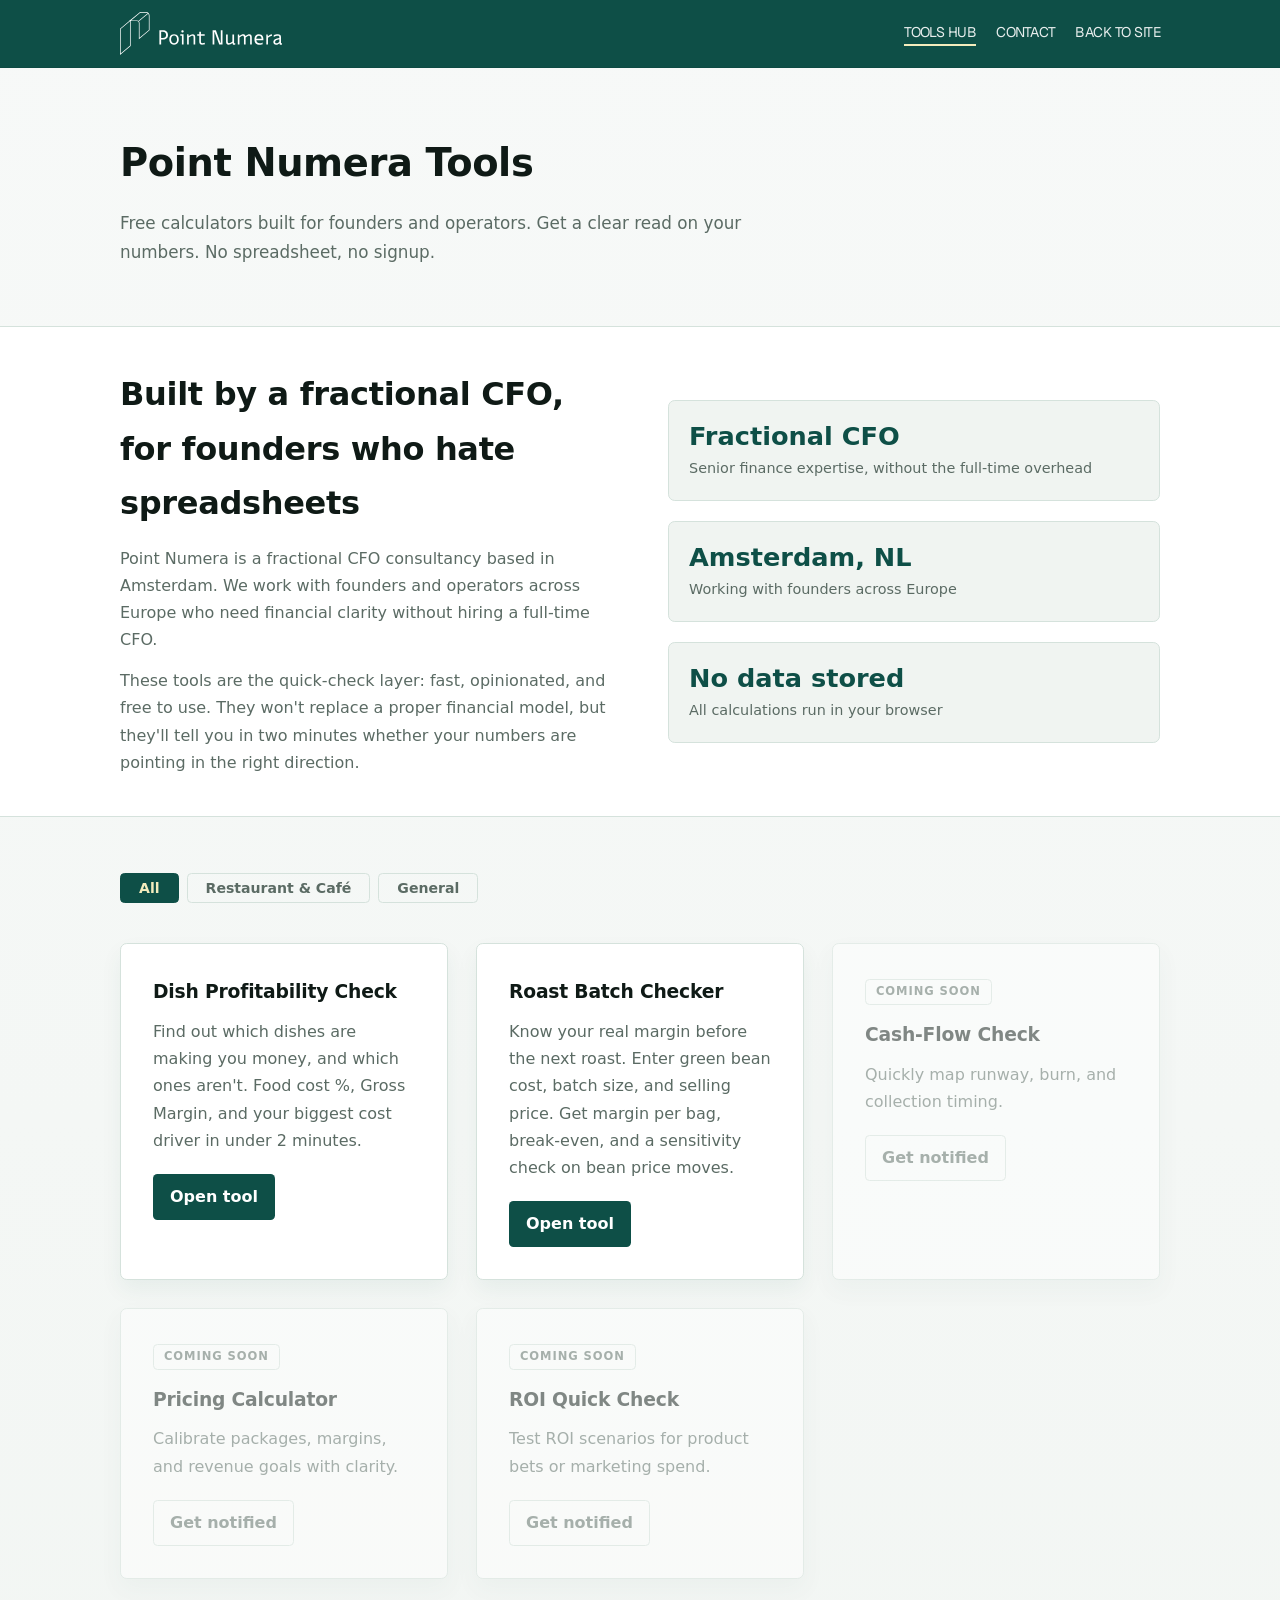
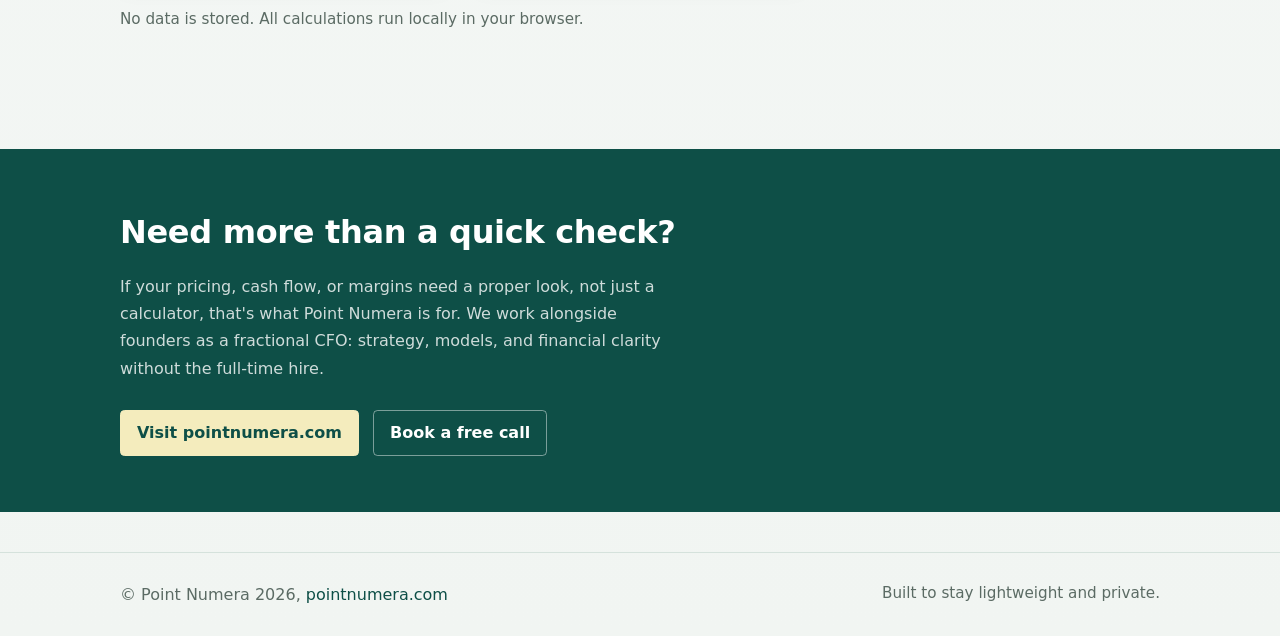
<file: index.html>
<!doctype html>
<html lang="en">
  <head>
    <meta charset="UTF-8" />
    <meta name="viewport" content="width=device-width, initial-scale=1.0" />
    <meta
      name="description"
      content="Free financial tools for founders by Point Numera — fractional CFO consultancy based in Amsterdam. Calculators for pricing, cash flow, dish profitability, and ROI."
    />
    <!-- Build v2: Framer-aligned pass -->
    <title>Point Numera Tools</title>
    <meta property="og:image" content="https://tools.pointnumera.com/tools/shared/og-image.png" />
    <meta property="og:image:width" content="1200" />
    <meta property="og:image:height" content="630" />
    <meta name="twitter:card" content="summary_large_image" />
    <meta name="twitter:image" content="https://tools.pointnumera.com/tools/shared/og-image.png" />
    <link rel="stylesheet" href="./tools/shared/base.css" />
    <link rel="stylesheet" href="./tools/shared/ui.css" />
    <style>
      /* ── About strip ─────────────────────────────────────────────────── */
      .about-strip {
        background: var(--color-surface);
        border-top: 1px solid var(--color-border);
        border-bottom: 1px solid var(--color-border);
        padding: var(--space-xl) 0;
      }
      .about-inner {
        display: grid;
        grid-template-columns: 1fr 1fr;
        gap: var(--space-xxl);
        align-items: center;
      }
      .about-inner h2 {
        font-size: clamp(1.5rem, 2.5vw, 2rem);
        margin-bottom: var(--space-sm);
      }
      .about-inner p {
        margin-bottom: var(--space-sm);
      }
      .about-inner p:last-child {
        margin-bottom: 0;
      }
      .about-meta {
        display: flex;
        flex-direction: column;
        gap: var(--space-md);
      }
      .about-stat {
        padding: var(--space-md);
        background: var(--color-surface-2);
        border: 1px solid var(--color-border);
        border-radius: var(--r-lg);
      }
      .about-stat-value {
        font-size: 1.6rem;
        font-weight: 700;
        color: var(--color-primary);
        font-family: "Ancizar Sans", system-ui, sans-serif;
        line-height: 1.2;
        margin-bottom: 4px;
      }
      .about-stat-label {
        font-size: 0.9rem;
        color: var(--color-muted);
      }

      /* ── Tool cards ──────────────────────────────────────────────────── */
      .tool-card.coming-soon {
        opacity: 0.5;
        pointer-events: none;
        position: relative;
      }
      .tool-card.coming-soon .btn {
        pointer-events: auto;
        opacity: 1;
        cursor: pointer;
        background: transparent;
        border-color: var(--color-border);
        color: var(--color-muted);
      }
      .tool-card.coming-soon .btn:hover {
        border-color: var(--color-primary);
        color: var(--color-primary);
      }
      .coming-soon-badge {
        display: inline-block;
        font-size: 0.72rem;
        font-weight: 700;
        text-transform: uppercase;
        letter-spacing: 0.08em;
        color: var(--color-muted);
        border: 1px solid var(--color-border);
        border-radius: var(--r-md);
        padding: 2px 10px;
        margin-bottom: var(--space-sm);
      }
      .tool-card.coming-soon a.btn {
        pointer-events: auto;
      }

      /* ── Filter tabs ─────────────────────────────────────────────────── */
      .filter-tabs {
        display: flex;
        flex-wrap: wrap;
        gap: 8px;
        margin-bottom: var(--space-md);
      }
      .filter-tab {
        padding: 7px 18px;
        border-radius: var(--r-md);
        border: 1px solid var(--color-border);
        background: transparent;
        color: var(--color-muted);
        font-family: inherit;
        font-size: 0.88rem;
        font-weight: 600;
        cursor: pointer;
        transition: background 0.15s, color 0.15s, border-color 0.15s;
        line-height: 1;
      }
      .filter-tab:hover {
        border-color: var(--color-primary);
        color: var(--color-primary);
      }
      .filter-tab.active {
        background: var(--color-primary);
        color: #F4ECBD;
        border-color: var(--color-primary);
      }

      /* ── CTA section ─────────────────────────────────────────────────── */
      .cta-section {
        background: var(--color-primary);
        padding: var(--space-xxl) 0;
        margin-top: var(--space-xl);
      }
      .cta-section h2 {
        color: #ffffff;
        font-size: clamp(1.5rem, 2.5vw, 2rem);
        margin-bottom: var(--space-sm);
      }
      .cta-section p {
        color: rgba(255, 255, 255, 0.8);
        max-width: 560px;
        margin-bottom: var(--space-lg);
      }
      .cta-section .btn-contrast {
        background: #f4ecbd;
        color: var(--color-primary);
        border-color: #f4ecbd;
        font-weight: 700;
      }
      .cta-section .btn-contrast:hover {
        background: #ede4ad;
        border-color: #ede4ad;
        color: var(--color-primary);
        transform: translateY(-1px);
      }
      .cta-section .btn-outline-white {
        background: transparent;
        color: #ffffff;
        border-color: rgba(255, 255, 255, 0.45);
      }
      .cta-section .btn-outline-white:hover {
        border-color: rgba(255, 255, 255, 0.8);
        color: #ffffff;
        transform: translateY(-1px);
      }
      .cta-actions {
        display: flex;
        flex-wrap: wrap;
        gap: var(--space-sm);
      }

      @media (max-width: 768px) {
        .about-inner {
          grid-template-columns: 1fr;
          gap: var(--space-lg);
        }
        .about-meta {
          flex-direction: row;
          flex-wrap: wrap;
        }
        .about-stat {
          flex: 1 1 140px;
        }
      }
    </style>
  </head>
  <body>
    <div id="pn-nav-root" data-logo="./tools/shared/logo.svg"></div>
    <script src="./tools/shared/nav.js"></script>

    <main>
      <!-- Hero -->
      <section class="container hero">
        <h1>Point Numera Tools</h1>
        <p class="lead">
          Free calculators built for founders and operators. Get a clear read on
          your numbers. No spreadsheet, no signup.
        </p>
      </section>

      <!-- About PN -->
      <div class="about-strip">
        <div class="container">
          <div class="about-inner">
            <div>
              <h2>
                Built by a fractional CFO, for founders who hate spreadsheets
              </h2>
              <p>
                Point Numera is a fractional CFO consultancy based in Amsterdam.
                We work with founders and operators across Europe who need
                financial clarity without hiring a full-time CFO.
              </p>
              <p>
                These tools are the quick-check layer: fast, opinionated, and
                free to use. They won't replace a proper financial model, but
                they'll tell you in two minutes whether your numbers are
                pointing in the right direction.
              </p>
            </div>
            <div class="about-meta">
              <div class="about-stat">
                <div class="about-stat-value">Fractional CFO</div>
                <div class="about-stat-label">
                  Senior finance expertise, without the full-time overhead
                </div>
              </div>
              <div class="about-stat">
                <div class="about-stat-value">Amsterdam, NL</div>
                <div class="about-stat-label">
                  Working with founders across Europe
                </div>
              </div>
              <div class="about-stat">
                <div class="about-stat-value">No data stored</div>
                <div class="about-stat-label">
                  All calculations run in your browser
                </div>
              </div>
            </div>
          </div>
        </div>
      </div>

      <!-- Tools -->
      <section class="container section">
        <div class="filter-tabs" role="tablist" aria-label="Filter tools by category">
          <button class="filter-tab active" data-filter="all" role="tab" aria-selected="true">All</button>
          <button class="filter-tab" data-filter="restaurant" role="tab" aria-selected="false">Restaurant &amp; Café</button>
          <button class="filter-tab" data-filter="general" role="tab" aria-selected="false">General</button>
        </div>

        <div class="card-grid">
          <!-- Live -->
          <article class="card tool-card" data-tags="restaurant">
            <h3>Dish Profitability Check</h3>
            <p>
              Find out which dishes are making you money, and which ones aren't.
              Food cost %, Gross Margin, and your biggest cost driver in under 2
              minutes.
            </p>
            <a class="btn btn-primary" href="./tools/dish-profitability-check/"
              >Open tool</a
            >
          </article>

          <article class="card tool-card" data-tags="restaurant">
            <h3>Roast Batch Checker</h3>
            <p>
              Know your real margin before the next roast. Enter green bean cost, batch size, and selling price. Get margin per bag, break-even, and a sensitivity check on bean price moves.
            </p>
            <a class="btn btn-primary" href="./tools/roast-batch-checker/">Open tool</a>
          </article>

          <!-- Coming soon -->
          <article class="card tool-card coming-soon" data-tags="general">
            <div class="coming-soon-badge">Coming soon</div>
            <h3>Cash-Flow Check</h3>
            <p>Quickly map runway, burn, and collection timing.</p>
            <a class="btn" href="./tools/cash-flow-check/coming-soon.html"
              >Get notified</a
            >
          </article>

          <article class="card tool-card coming-soon" data-tags="general">
            <div class="coming-soon-badge">Coming soon</div>
            <h3>Pricing Calculator</h3>
            <p>Calibrate packages, margins, and revenue goals with clarity.</p>
            <a class="btn" href="./tools/pricing-calculator/coming-soon.html"
              >Get notified</a
            >
          </article>

          <article class="card tool-card coming-soon" data-tags="general">
            <div class="coming-soon-badge">Coming soon</div>
            <h3>ROI Quick Check</h3>
            <p>Test ROI scenarios for product bets or marketing spend.</p>
            <a class="btn" href="./tools/roi-quick-check/coming-soon.html"
              >Get notified</a
            >
          </article>
        </div>
        <p class="note">
          No data is stored. All calculations run locally in your browser.
        </p>
      </section>

      <!-- CTA -->
      <div class="cta-section">
        <div class="container">
          <h2>Need more than a quick check?</h2>
          <p>
            If your pricing, cash flow, or margins need a proper look, not just
            a calculator, that's what Point Numera is for. We work alongside
            founders as a fractional CFO: strategy, models, and financial
            clarity without the full-time hire.
          </p>
          <div class="cta-actions">
            <a
              class="btn btn-contrast"
              href="https://www.pointnumera.com"
              target="_blank"
              rel="noopener noreferrer"
              >Visit pointnumera.com</a
            >
            <a
              class="btn btn-outline-white"
              href="https://cal.com/pointnumera"
              target="_blank"
              rel="noopener noreferrer"
              >Book a free call</a
            >
          </div>
        </div>
      </div>
    </main>

    <footer>
      <div class="container">
        <span
          >&copy; Point Numera <span data-year></span>,
          <a
            href="https://www.pointnumera.com"
            target="_blank"
            rel="noopener noreferrer"
            >pointnumera.com</a
          ></span
        >
        <span class="text-subtle">Built to stay lightweight and private.</span>
      </div>
    </footer>

    <script src="./tools/shared/app.js"></script>
    <script>
      (function () {
        var tabs  = document.querySelectorAll('.filter-tab');
        var cards = document.querySelectorAll('.card-grid .card.tool-card');

        tabs.forEach(function (tab) {
          tab.addEventListener('click', function () {
            tabs.forEach(function (t) {
              t.classList.remove('active');
              t.setAttribute('aria-selected', 'false');
            });
            tab.classList.add('active');
            tab.setAttribute('aria-selected', 'true');

            var filter = tab.getAttribute('data-filter');
            cards.forEach(function (card) {
              if (filter === 'all') {
                card.style.display = '';
              } else {
                var tags = (card.getAttribute('data-tags') || '').split(' ');
                card.style.display = tags.indexOf(filter) !== -1 ? '' : 'none';
              }
            });
          });
        });
      })();
    </script>
  </body>
</html>
</file>
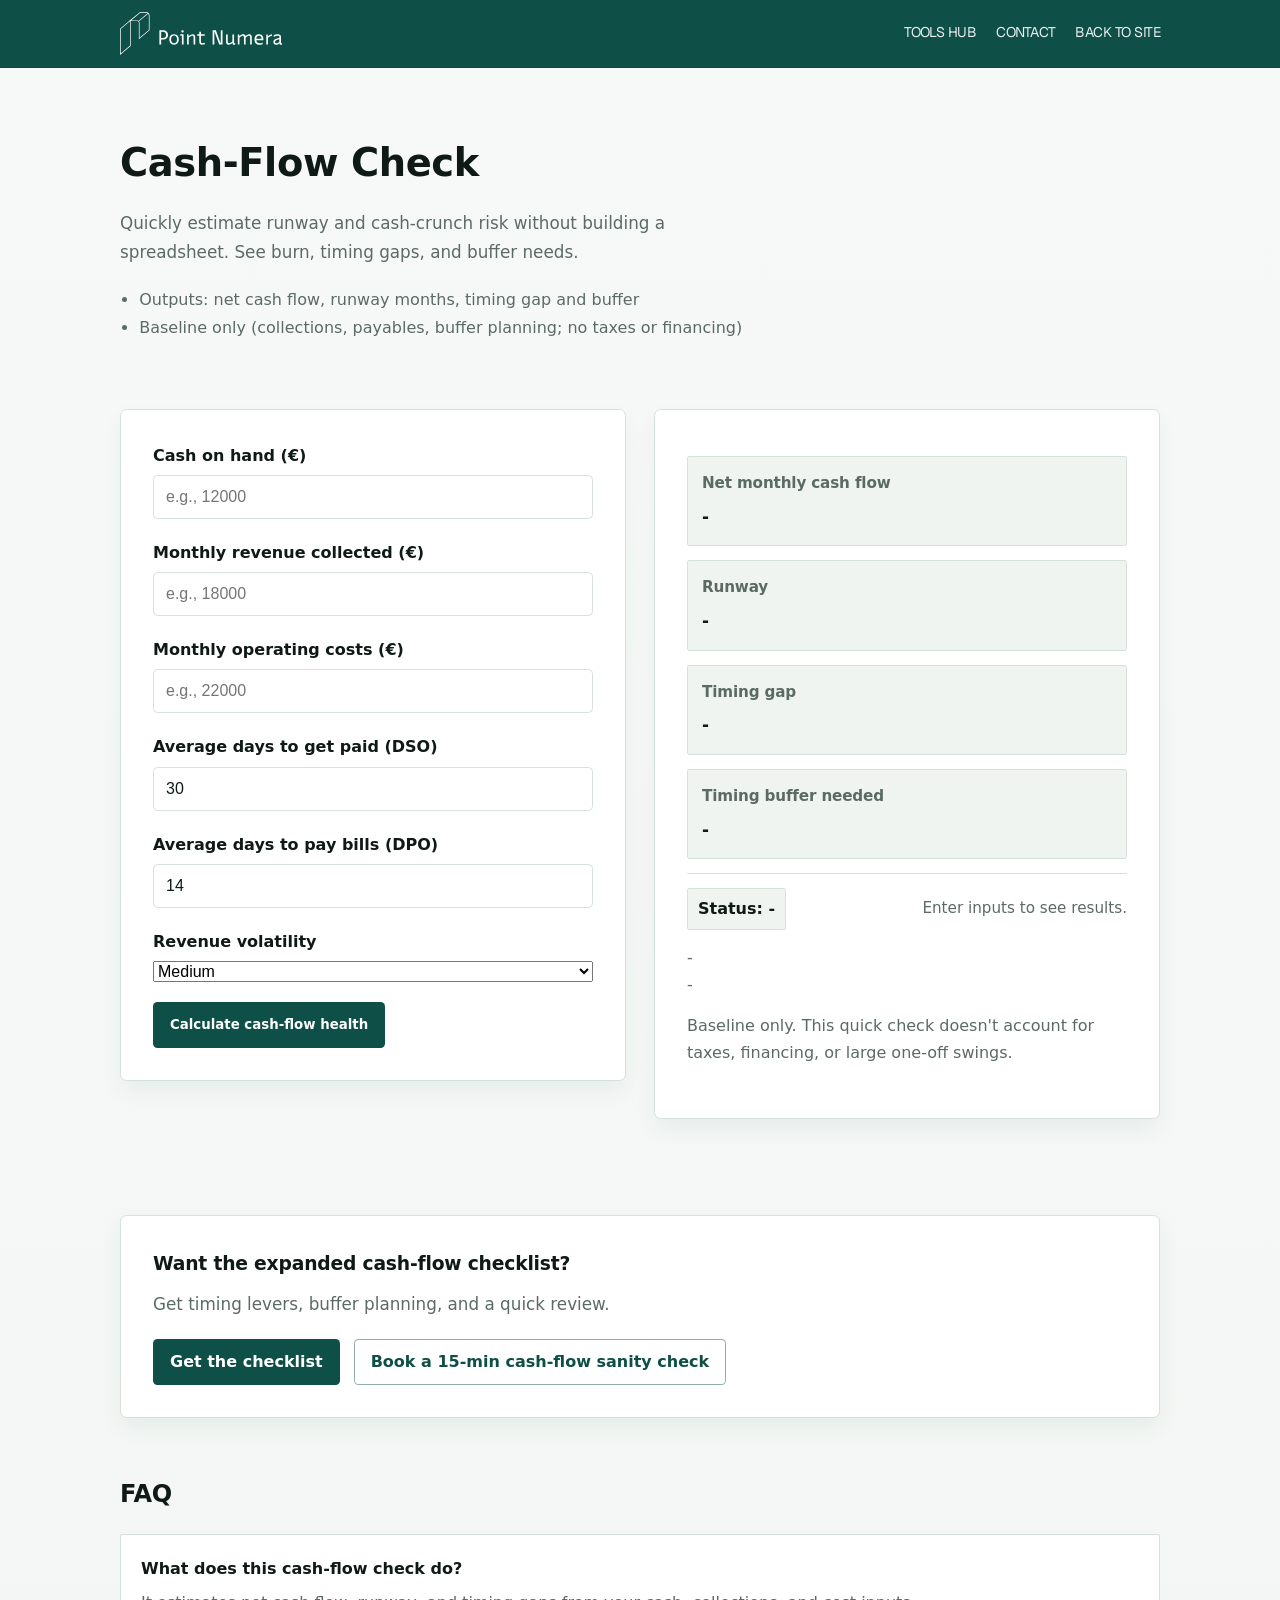
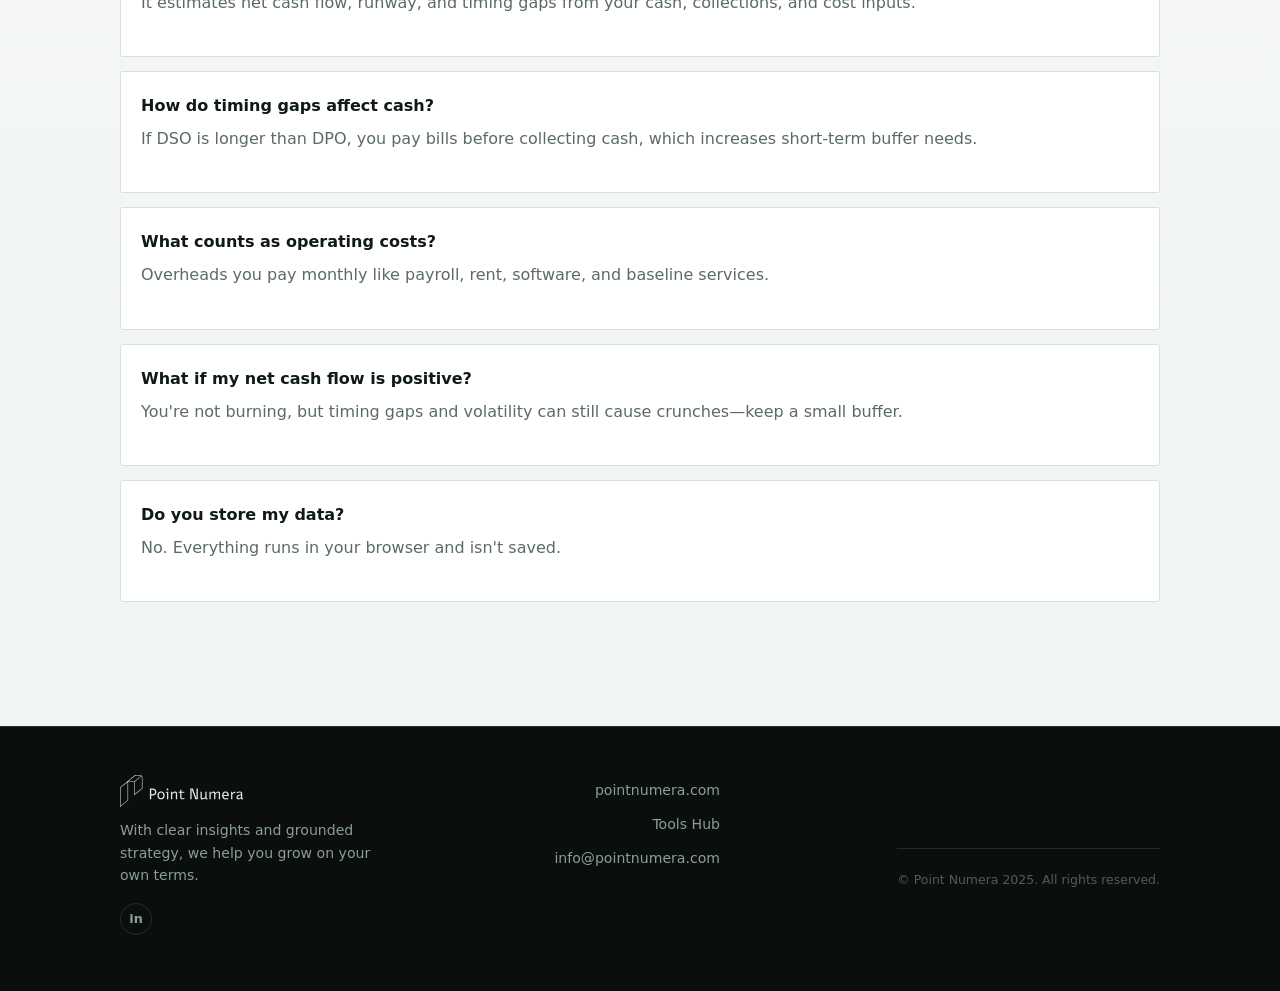
<file: tools/cash-flow-check/index.html>
<!DOCTYPE html>
<html lang="en">
  <head>
    <meta charset="UTF-8" />
    <meta name="viewport" content="width=device-width, initial-scale=1.0" />
    <title>Cash-Flow Check | Point Numera</title>
    <meta
      name="description"
      content="Quickly estimate runway and cash-crunch risk without a spreadsheet. Free cash-flow check for founders."
    />
    <link
      rel="canonical"
      href="https://pointnumera.com/tools/cash-flow-check/"
    />
    <meta property="og:title" content="Cash-Flow Check | Point Numera" />
    <meta
      property="og:description"
      content="Quickly estimate runway and cash-crunch risk without a spreadsheet. Free cash-flow check for founders."
    />
    <meta property="og:type" content="website" />
    <meta
      property="og:url"
      content="https://pointnumera.com/tools/cash-flow-check/"
    />
    <meta property="og:image" content="https://tools.pointnumera.com/tools/shared/og-image.png" />
    <meta property="og:image:width" content="1200" />
    <meta property="og:image:height" content="630" />
    <meta name="twitter:card" content="summary_large_image" />
    <meta name="twitter:image" content="https://tools.pointnumera.com/tools/shared/og-image.png" />
    <link rel="stylesheet" href="../shared/base.css" />
    <link rel="stylesheet" href="../shared/ui.css" />
    <script src="../shared/capture.js" defer></script>
    <script src="../shared/app.js" defer></script>
    <style>
      .page-wrap {
        padding-bottom: var(--space-xxl);
      }
      .calc-grid {
        display: grid;
        gap: var(--space-lg);
        grid-template-columns: repeat(auto-fit, minmax(320px, 1fr));
        align-items: start;
      }
      .results-card {
        margin: 0;
        scroll-margin-top: 80px;
      }
      .status-badge {
        display: inline-flex;
        align-items: center;
        padding: 6px 10px;
        border-radius: var(--r-sm);
        font-weight: 600;
        border: 1px solid var(--color-border);
        background: var(--color-surface-2);
      }
      .status-risk {
        color: #b00020;
        border-color: rgba(176, 0, 32, 0.22);
      }
      .status-tight {
        color: #b36b00;
        border-color: rgba(179, 107, 0, 0.28);
      }
      .status-healthy {
        color: var(--color-primary);
        border-color: rgba(14, 79, 71, 0.28);
      }
      .error-text {
        color: #b00020;
        font-weight: 600;
        margin-top: var(--space-xs);
      }
      .result-grid {
        display: grid;
        gap: var(--space-sm);
        grid-template-columns: repeat(auto-fit, minmax(220px, 1fr));
        margin-top: var(--space-sm);
      }
      .result-item {
        padding: var(--space-sm);
        border: 1px solid var(--color-border);
        border-radius: var(--r-sm);
        background: var(--color-surface-2);
      }
      .result-item h4 {
        margin: 0 0 6px;
        font-size: 0.95rem;
        color: var(--color-muted);
      }
      .result-value {
        font-weight: 700;
        font-size: 1.05rem;
        color: var(--color-text);
      }
      .insights {
        margin-top: var(--space-sm);
        color: var(--color-muted);
      }
      .cta-card {
        margin-top: var(--space-xl);
      }
      .faq-list {
        margin-top: var(--space-md);
        display: grid;
        gap: var(--space-sm);
      }
      .faq-item {
        padding: var(--space-md);
        border: 1px solid var(--color-border);
        border-radius: var(--r-sm);
        background: var(--color-surface);
      }
      .faq-item strong {
        display: block;
        margin-bottom: var(--space-2xs);
      }
      .intro-list {
        list-style: disc;
        padding-left: 1.2rem;
        color: var(--color-muted);
      }
      .disclaimer {
        margin-top: var(--space-sm);
        color: var(--color-muted);
      }
      #pricing-capture {
        display: none;
        margin-top: var(--space-xs);
        padding-top: var(--space-md);
        padding-bottom: var(--space-md);
      }
      .section-compact {
        padding: var(--space-md) 0;
      }
      .section-divider {
        border-top: 1px solid var(--color-border);
        padding-top: var(--space-sm);
        margin-top: var(--space-sm);
      }
      .results-highlight {
        animation: pulseOutline 0.9s ease;
      }
      @keyframes pulseOutline {
        0% {
          box-shadow: 0 0 0 0 rgba(14, 79, 71, 0.25);
        }
        60% {
          box-shadow: 0 0 0 8px rgba(14, 79, 71, 0.08);
        }
        100% {
          box-shadow: 0 0 0 0 rgba(14, 79, 71, 0);
        }
      }
      @media (min-width: 769px) {
        .section-compact {
          padding: var(--space-lg) 0;
        }
      }
      .results-cue {
        display: none;
        font-size: 0.9rem;
        color: var(--color-muted);
        margin-top: var(--space-xs);
      }
      @media (max-width: 480px) {
        .calc-card,
        .results-card,
        .cta-card,
        .example-card {
          padding: var(--space-md);
        }
        .section-compact {
          padding: var(--space-md) 0;
        }
        .calc-grid {
          gap: var(--space-xl);
        }
      }

      /* ── Nav CTA ──────────────────────────────────────────────────────── */
      .btn-nav-cta {
        border: 1px solid rgba(255,255,255,0.4);
        color: #f0ede4;
        background: transparent;
        border-radius: var(--r-md);
        padding: 7px 18px;
        font-size: 0.85rem;
        font-family: inherit;
        white-space: nowrap;
        text-decoration: none;
        transition: border-color 0.15s, background 0.15s;
      }
      .btn-nav-cta:hover {
        background: rgba(255,255,255,0.08);
        border-color: rgba(255,255,255,0.7);
      }

      /* ── Tool footer ──────────────────────────────────────────────────── */
      .tool-footer {
        background: #0a0f0e;
        border-top: 1px solid #1e2e2b;
        padding: 48px 0 28px;
        margin-top: var(--space-xl);
      }
      .footer-inner {
        display: grid;
        grid-template-columns: 1fr 1fr;
        gap: var(--space-xl);
        align-items: start;
        margin-bottom: var(--space-lg);
      }
      .footer-brand img {
        display: block;
        height: 32px;
        width: auto;
        margin-bottom: 12px;
        filter: brightness(0) invert(1);
        opacity: 0.9;
      }
      .footer-tagline {
        font-size: 0.88rem;
        color: #8a9e9a;
        line-height: 1.6;
        margin: 0 0 16px;
        max-width: 280px;
      }
      .footer-linkedin {
        display: inline-flex;
        align-items: center;
        justify-content: center;
        width: 32px;
        height: 32px;
        border: 1px solid #1e2e2b;
        border-radius: 50%;
        color: #8a9e9a;
        font-size: 0.8rem;
        font-weight: 700;
        text-decoration: none;
        transition: border-color 0.15s, color 0.15s;
      }
      .footer-linkedin:hover {
        border-color: #A4D6A4;
        color: #A4D6A4;
      }
      .footer-right {
        display: flex;
        justify-content: flex-end;
        align-items: flex-start;
        padding-top: 4px;
      }
      .footer-links {
        display: flex;
        flex-direction: column;
        gap: 10px;
        text-align: right;
      }
      .footer-links a {
        font-size: 0.88rem;
        color: #8a9e9a;
        text-decoration: none;
        transition: color 0.15s;
      }
      .footer-links a:hover {
        color: #f0ede4;
      }
      .footer-copy {
        font-size: 0.78rem;
        color: #4a5e5a;
        border-top: 1px solid #1e2e2b;
        padding-top: 20px;
      }
      @media (max-width: 600px) {
        .footer-inner {
          grid-template-columns: 1fr;
          gap: var(--space-lg);
        }
        .footer-right {
          justify-content: flex-start;
        }
        .footer-links {
          text-align: left;
        }
      }
    </style>
  </head>
  <body>
    <div id="pn-nav-root" data-logo="../shared/logo.svg"></div>
    <script src="../shared/nav.js"></script>

    <main class="page-wrap">
      <section class="container hero">
        <h1>Cash-Flow Check</h1>
        <p class="lead">
          Quickly estimate runway and cash-crunch risk without building a
          spreadsheet. See burn, timing gaps, and buffer needs.
        </p>
        <ul class="intro-list">
          <li>Outputs: net cash flow, runway months, timing gap and buffer</li>
          <li>
            Baseline only (collections, payables, buffer planning; no taxes or
            financing)
          </li>
        </ul>
      </section>

      <section class="container section section-compact">
        <div class="calc-grid">
          <div class="card calc-card">
            <form id="cashflow-form" class="form">
              <div class="input-group">
                <label for="cash">Cash on hand (€)</label>
                <input
                  id="cash"
                  name="cash"
                  type="number"
                  min="0"
                  step="0.01"
                  required
                  placeholder="e.g., 12000"
                />
              </div>

              <div class="input-group">
                <label for="revenue">Monthly revenue collected (€)</label>
                <input
                  id="revenue"
                  name="revenue"
                  type="number"
                  min="0"
                  step="0.01"
                  required
                  placeholder="e.g., 18000"
                />
              </div>

              <div class="input-group">
                <label for="costs">Monthly operating costs (€)</label>
                <input
                  id="costs"
                  name="costs"
                  type="number"
                  min="0"
                  step="0.01"
                  required
                  placeholder="e.g., 22000"
                />
              </div>

              <div class="input-group">
                <label for="dso">Average days to get paid (DSO)</label>
                <input
                  id="dso"
                  name="dso"
                  type="number"
                  min="0"
                  max="180"
                  step="1"
                  value="30"
                />
              </div>

              <div class="input-group">
                <label for="dpo">Average days to pay bills (DPO)</label>
                <input
                  id="dpo"
                  name="dpo"
                  type="number"
                  min="0"
                  max="180"
                  step="1"
                  value="14"
                />
              </div>

              <div class="input-group">
                <label for="volatility">Revenue volatility</label>
                <select id="volatility" name="volatility">
                  <option value="low">Low</option>
                  <option value="medium" selected>Medium</option>
                  <option value="high">High</option>
                </select>
              </div>

              <div
                id="error"
                class="error-text"
                aria-live="polite"
                style="display: none"
              ></div>

              <button type="submit" class="btn btn-primary">
                Calculate cash-flow health
              </button>
              <div id="resultsCue" class="results-cue">Results below </div>
            </form>
          </div>

          <div id="results" class="card results-card" aria-live="polite">
            <div id="results-anchor" aria-hidden="true"></div>
            <div class="result-grid" aria-live="polite">
              <div class="result-item">
                <h4>Net monthly cash flow</h4>
                <div id="netCash" class="result-value">-</div>
              </div>
              <div class="result-item">
                <h4>Runway</h4>
                <div id="runway" class="result-value">-</div>
              </div>
              <div class="result-item">
                <h4>Timing gap</h4>
                <div id="timingGap" class="result-value">-</div>
              </div>
              <div class="result-item">
                <h4>Timing buffer needed</h4>
                <div id="timingBuffer" class="result-value">-</div>
              </div>
            </div>

            <div
              class="flex space-between gap-md"
              style="
                flex-wrap: wrap;
                margin-top: var(--space-sm);
                border-top: 1px solid var(--color-border);
                padding-top: var(--space-sm);
              "
            >
              <span id="statusLabel" class="status-badge">Status: -</span>
              <div class="text-subtle" id="resultsHelper">
                Enter inputs to see results.
              </div>
            </div>

            <div class="insights">
              <div id="insightLine1">-</div>
              <div id="insightLine2">-</div>
            </div>
            <p class="disclaimer">
              Baseline only. This quick check doesn't account for taxes,
              financing, or large one-off swings.
            </p>
          </div>
        </div>
      </section>

      <section
        id="pricing-capture"
        class="container section section-compact cta-card"
      >
        <div class="card section-divider capture-card">
          <div class="capture-content">
            <h3>Email me the expanded cash-flow checklist</h3>
            <p>
              Get a short checklist covering collections, payables, and buffer
              planning.
            </p>
          </div>
          <form
            class="capture-form"
            data-capture
            action="https://assets.mailerlite.com/jsonp/1801866/forms/173725109963458036/subscribe"
            method="post"
          >
            <input type="hidden" name="ml-submit" value="1" />
            <input type="hidden" name="anticsrf" value="true" />
            <input
              type="hidden"
              name="fields[source_tool]"
              value="cash_flow_check"
            />
            <div class="row-form">
              <div class="capture-fields">
                <div class="form-row capture-hide-on-success">
                  <label for="cashflowCaptureName">Name (optional)</label>
                  <input
                    id="cashflowCaptureName"
                    type="text"
                    name="fields[name]"
                    placeholder="Your name"
                  />
                </div>
                <div class="form-row capture-hide-on-success">
                  <label for="cashflowCaptureEmail">Email</label>
                  <input
                    id="cashflowCaptureEmail"
                    type="email"
                    name="fields[email]"
                    placeholder="you@example.com"
                    required
                  />
                </div>
                <div class="form-row checkbox-row capture-hide-on-success">
                  <label>
                    <input
                      type="checkbox"
                      name="fields[consent_checkbox]"
                      value="yes"
                      required
                    />
                    <span>
                      I agree to receive the checklist and occasional updates.
                    </span>
                  </label>
                </div>
                <div class="form-actions">
                  <button
                    type="submit"
                    class="btn btn-primary capture-hide-on-success"
                  >
                    Send it to me
                  </button>
                  <a
                    class="btn btn-secondary"
                    href="https://cal.com/pointnumera/cash-flow-check"
                    target="_blank"
                    rel="noopener noreferrer"
                    >Book a 15-min cash-flow sanity check</a
                  >
                </div>
              </div>
              <div class="form-msg" aria-live="polite"></div>
            </div>
            <div class="row-success" style="display: none">
              <div class="form-msg" aria-live="polite"></div>
              <div class="form-actions">
                <a
                  class="btn btn-secondary"
                  href="https://cal.com/pointnumera/cash-flow-check"
                  target="_blank"
                  rel="noopener noreferrer"
                  >Book a 15-min cash-flow sanity check</a
                >
              </div>
            </div>
          </form>
        </div>
      </section>

      <section
        id="cta-secondary"
        class="container section section-compact cta-card"
      >
        <div class="card">
          <h3>Want the expanded cash-flow checklist?</h3>
          <p class="lead">
            Get timing levers, buffer planning, and a quick review.
          </p>
          <div class="flex gap-sm" style="flex-wrap: wrap">
            <a
              id="expandedModelLink"
              class="btn btn-primary"
              href="#"
              target="_blank"
              rel="noopener"
              >Get the checklist</a
            >
            <a
              id="bookingLink"
              class="btn btn-secondary"
              href="#"
              target="_blank"
              rel="noopener noreferrer"
              >Book a 15-min cash-flow sanity check</a
            >
          </div>
        </div>
      </section>

      <section class="container section section-compact">
        <h2>FAQ</h2>
        <div class="faq-list">
          <div class="faq-item">
            <strong>What does this cash-flow check do?</strong>
            <p>
              It estimates net cash flow, runway, and timing gaps from your
              cash, collections, and cost inputs.
            </p>
          </div>
          <div class="faq-item">
            <strong>How do timing gaps affect cash?</strong>
            <p>
              If DSO is longer than DPO, you pay bills before collecting cash,
              which increases short-term buffer needs.
            </p>
          </div>
          <div class="faq-item">
            <strong>What counts as operating costs?</strong>
            <p>
              Overheads you pay monthly like payroll, rent, software, and
              baseline services.
            </p>
          </div>
          <div class="faq-item">
            <strong>What if my net cash flow is positive?</strong>
            <p>
              You're not burning, but timing gaps and volatility can still cause
              crunches—keep a small buffer.
            </p>
          </div>
          <div class="faq-item">
            <strong>Do you store my data?</strong>
            <p>No. Everything runs in your browser and isn't saved.</p>
          </div>
        </div>
      </section>
    </main>

    <footer class="tool-footer">
      <div class="container">
        <div class="footer-inner">
          <div class="footer-left">
            <a href="https://www.pointnumera.com" class="footer-brand">
              <img src="../shared/logo.svg" alt="Point Numera" />
            </a>
            <p class="footer-tagline">
              With clear insights and grounded strategy,
              we help you grow on your own terms.
            </p>
            <a
              href="https://www.linkedin.com/company/point-numera"
              target="_blank"
              rel="noopener noreferrer"
              class="footer-linkedin"
              aria-label="Point Numera on LinkedIn"
            >in</a>
          </div>
          <div class="footer-right">
            <nav class="footer-links">
              <a href="https://www.pointnumera.com">pointnumera.com</a>
              <a href="/tools/">Tools Hub</a>
              <a href="mailto:info@pointnumera.com">info@pointnumera.com</a>
            </nav>
          </div>
        </div>
        <div class="footer-copy">
          &copy; Point Numera 2025. All rights reserved.
        </div>
      </div>
    </footer>

    <div id="scrollCue" class="pn-scroll-cue">
      <span id="scrollCueText" class="pn-scroll-cue-text"
        > Results & checklist below</span
      >
      <span class="pn-scroll-cue-action">Jump</span>
    </div>

    <script type="application/ld+json">
      {
        "@context": "https://schema.org",
        "@type": "FAQPage",
        "mainEntity": [
          {
            "@type": "Question",
            "name": "What does this cash-flow check do?",
            "acceptedAnswer": {
              "@type": "Answer",
              "text": "It estimates net cash flow, runway, and timing gaps from your cash, collections, and cost inputs."
            }
          },
          {
            "@type": "Question",
            "name": "How do timing gaps affect cash?",
            "acceptedAnswer": {
              "@type": "Answer",
              "text": "If DSO is longer than DPO, you pay bills before collecting cash, which increases short-term buffer needs."
            }
          },
          {
            "@type": "Question",
            "name": "What counts as operating costs?",
            "acceptedAnswer": {
              "@type": "Answer",
              "text": "Overheads you pay monthly like payroll, rent, software, and baseline services."
            }
          },
          {
            "@type": "Question",
            "name": "What if my net cash flow is positive?",
            "acceptedAnswer": {
              "@type": "Answer",
              "text": "You're not burning, but timing gaps and volatility can still cause crunches—keep a small buffer."
            }
          },
          {
            "@type": "Question",
            "name": "Do you store my data?",
            "acceptedAnswer": {
              "@type": "Answer",
              "text": "No. Everything runs in your browser and isn't saved."
            }
          }
        ]
      }
    </script>

    <script>
      const CHECKLIST_URL =
        "https://preview.mailerlite.io/forms/1801866/173725109963458036/share";
      const BOOKING_URL = "https://cal.com/pointnumera/cash-flow-check";

      const form = document.getElementById("cashflow-form");
      const errorEl = document.getElementById("error");
      const resultsEl = document.getElementById("results");
      const resultsAnchor = document.getElementById("results-anchor");
      const statusLabel = document.getElementById("statusLabel");
      const netCashEl = document.getElementById("netCash");
      const runwayEl = document.getElementById("runway");
      const timingGapEl = document.getElementById("timingGap");
      const timingBufferEl = document.getElementById("timingBuffer");
      const insightLine1 = document.getElementById("insightLine1");
      const insightLine2 = document.getElementById("insightLine2");
      const expandedLink = document.getElementById("expandedModelLink");
      const bookingLink = document.getElementById("bookingLink");
      const helperText = document.getElementById("resultsHelper");
      const captureSection = document.getElementById("pricing-capture");
      const resultsCue = document.getElementById("resultsCue");
      const scrollCue = document.getElementById("scrollCue");
      const scrollCueText = document.getElementById("scrollCueText");
      const ctaSecondary = document.getElementById("cta-secondary");
      let scrollCueStep = 0;
      let cueTimeout = null;
      let scrollHandlerAttached = false;
      const rootStyle = document.documentElement.style;

      expandedLink.href = CHECKLIST_URL;
      bookingLink.href = BOOKING_URL;

      const fmtCurrency = (value) =>
        new Intl.NumberFormat("en-IE", {
          style: "currency",
          currency: "EUR",
          minimumFractionDigits: 0,
          maximumFractionDigits: 0,
        }).format(value);

      const setError = (msg) => {
        errorEl.textContent = msg;
        errorEl.style.display = msg ? "block" : "none";
      };

      const setStatus = (status) => {
        statusLabel.classList.remove(
          "status-risk",
          "status-tight",
          "status-healthy"
        );
        if (status === "risk") {
          statusLabel.textContent = "Status: At risk";
          statusLabel.classList.add("status-risk");
        } else if (status === "tight") {
          statusLabel.textContent = "Status: Tight";
          statusLabel.classList.add("status-tight");
        } else {
          statusLabel.textContent = "Status: Healthy";
          statusLabel.classList.add("status-healthy");
        }
      };

      const resetPlaceholders = () => {
        netCashEl.textContent = "-";
        runwayEl.textContent = "-";
        timingGapEl.textContent = "-";
        timingBufferEl.textContent = "-";
        statusLabel.textContent = "Status: -";
        helperText.textContent = "Enter inputs to see results.";
        insightLine1.textContent = "-";
        insightLine2.textContent = "-";
        statusLabel.classList.remove(
          "status-risk",
          "status-tight",
          "status-healthy"
        );
        if (captureSection) captureSection.style.display = "none";
        if (resultsCue) resultsCue.style.display = "none";
        if (cueTimeout) clearTimeout(cueTimeout);
        if (scrollHandlerAttached) {
          window.removeEventListener("scroll", handleCueScroll);
          scrollHandlerAttached = false;
        }
        hideScrollCue();
      };

      resetPlaceholders();

      form.addEventListener("submit", (event) => {
        event.preventDefault();
        const cash = parseFloat(form.cash.value);
        const revenue = parseFloat(form.revenue.value);
        const costs = parseFloat(form.costs.value);
        const dso = parseFloat(form.dso.value);
        const dpo = parseFloat(form.dpo.value);
        const volatility = form.volatility.value;

        if (
          [cash, revenue, costs, dso, dpo].some((v) => Number.isNaN(v) || v < 0)
        ) {
          setError("Please enter values greater than or equal to 0.");
          resetPlaceholders();
          return;
        }

        if (dso > 180 || dpo > 180) {
          setError("DSO and DPO must be 0-180 days.");
          resetPlaceholders();
          return;
        }

        setError("");

        const netCash = revenue - costs;
        const burn = netCash < 0 ? Math.abs(netCash) : 0;
        const runway = burn > 0 ? cash / burn : null;
        const timingGap = Math.max(0, dso - dpo);
        const timingBuffer = (costs / 30) * timingGap;
        const bufferRatio =
          cash > 0 ? timingBuffer / cash : timingBuffer > 0 ? Infinity : 0;

        netCashEl.textContent = fmtCurrency(netCash);
        if (runway === null) {
          runwayEl.textContent = "Positive net cash flow";
        } else if (!Number.isFinite(runway)) {
          runwayEl.textContent = "-";
        } else {
          runwayEl.textContent = `${runway.toFixed(1)} months`;
        }
        timingGapEl.textContent = `${timingGap.toFixed(0)} days`;
        timingBufferEl.textContent = fmtCurrency(timingBuffer);

        let status = "healthy";
        if (netCash < 0 && runway !== null && runway < 3) {
          status = "risk";
        } else if (timingGap >= 30 || bufferRatio > 0.25) {
          status = "tight";
        }

        setStatus(status);

        const timingLine =
          timingGap > 0
            ? `Timing gap: you pay about ${timingGap.toFixed(
                0
              )} days before collecting; buffer ~${fmtCurrency(timingBuffer)}.`
            : "Collections lead or match payables; timing risk is low.";

        const runwayLine =
          status === "risk"
            ? `Burning cash; runway is ${
                runway ? runway.toFixed(1) : "0.0"
              } months at this burn.`
            : "Net cash flow is workable; focus on keeping timing gaps contained.";

        const volatilityNote =
          volatility === "high"
            ? " Volatility is high - keep buffer handy."
            : volatility === "medium"
            ? " Moderate volatility: keep collections disciplined."
            : " Low volatility: maintain cadence and reserve.";

        insightLine1.textContent = runwayLine;
        insightLine2.textContent = timingLine + volatilityNote;

        helperText.textContent = "Updated results based on your inputs.";
        if (captureSection) captureSection.style.display = "block";
        if (ctaSecondary) ctaSecondary.style.display = "none";

        const showCue = () => {
          if (!resultsCue) return;
          resultsCue.style.display = "block";
          if (cueTimeout) clearTimeout(cueTimeout);
          cueTimeout = setTimeout(hideCue, 3000);
          if (!scrollHandlerAttached) {
            window.addEventListener("scroll", handleCueScroll);
            scrollHandlerAttached = true;
          }
        };

        const hideCue = () => {
          if (!resultsCue) return;
          resultsCue.style.display = "none";
          if (cueTimeout) clearTimeout(cueTimeout);
          if (scrollHandlerAttached) {
            window.removeEventListener("scroll", handleCueScroll);
            scrollHandlerAttached = false;
          }
        };

        function handleCueScroll() {
          const y = window.scrollY + window.innerHeight * 0.25;
          if (y >= resultsEl.offsetTop) {
            hideCue();
          }
        }

        showCue();
        showScrollCue();
      });

      function showScrollCue() {
        if (!scrollCue || !scrollCueText) return;
        scrollCueStep = 0;
        scrollCueText.textContent = " Results & checklist below";
        scrollCue.style.display = "flex";
        document.body.classList.add("pn-scroll-padding");
        const cueHeight = scrollCue.getBoundingClientRect().height || 0;
        rootStyle.setProperty("--pn-sticky-offset", `${cueHeight + 16}px`);
      }

      function hideScrollCue() {
        if (!scrollCue) return;
        scrollCue.style.display = "none";
        document.body.classList.remove("pn-scroll-padding");
        rootStyle.setProperty("--pn-sticky-offset", "0px");
      }

      if (scrollCue) {
        scrollCue.addEventListener("click", () => {
          if (scrollCueStep === 0) {
            if (resultsAnchor) {
              resultsAnchor.scrollIntoView({
                behavior: "smooth",
                block: "start",
              });
            } else {
              window.scrollTo({
                top:
                  resultsEl.getBoundingClientRect().top + window.scrollY - 70,
                behavior: "smooth",
              });
            }
            scrollCueStep = 1;
            if (scrollCueText) scrollCueText.textContent = " Get the checklist";
          } else {
            if (captureSection) {
              captureSection.style.display = "block";
              const targetTop =
                captureSection.getBoundingClientRect().top +
                window.scrollY -
                70;
              window.scrollTo({ top: targetTop, behavior: "smooth" });
            }
            hideScrollCue();
          }
        });
      }
    </script>
  </body>
</html>
</file>
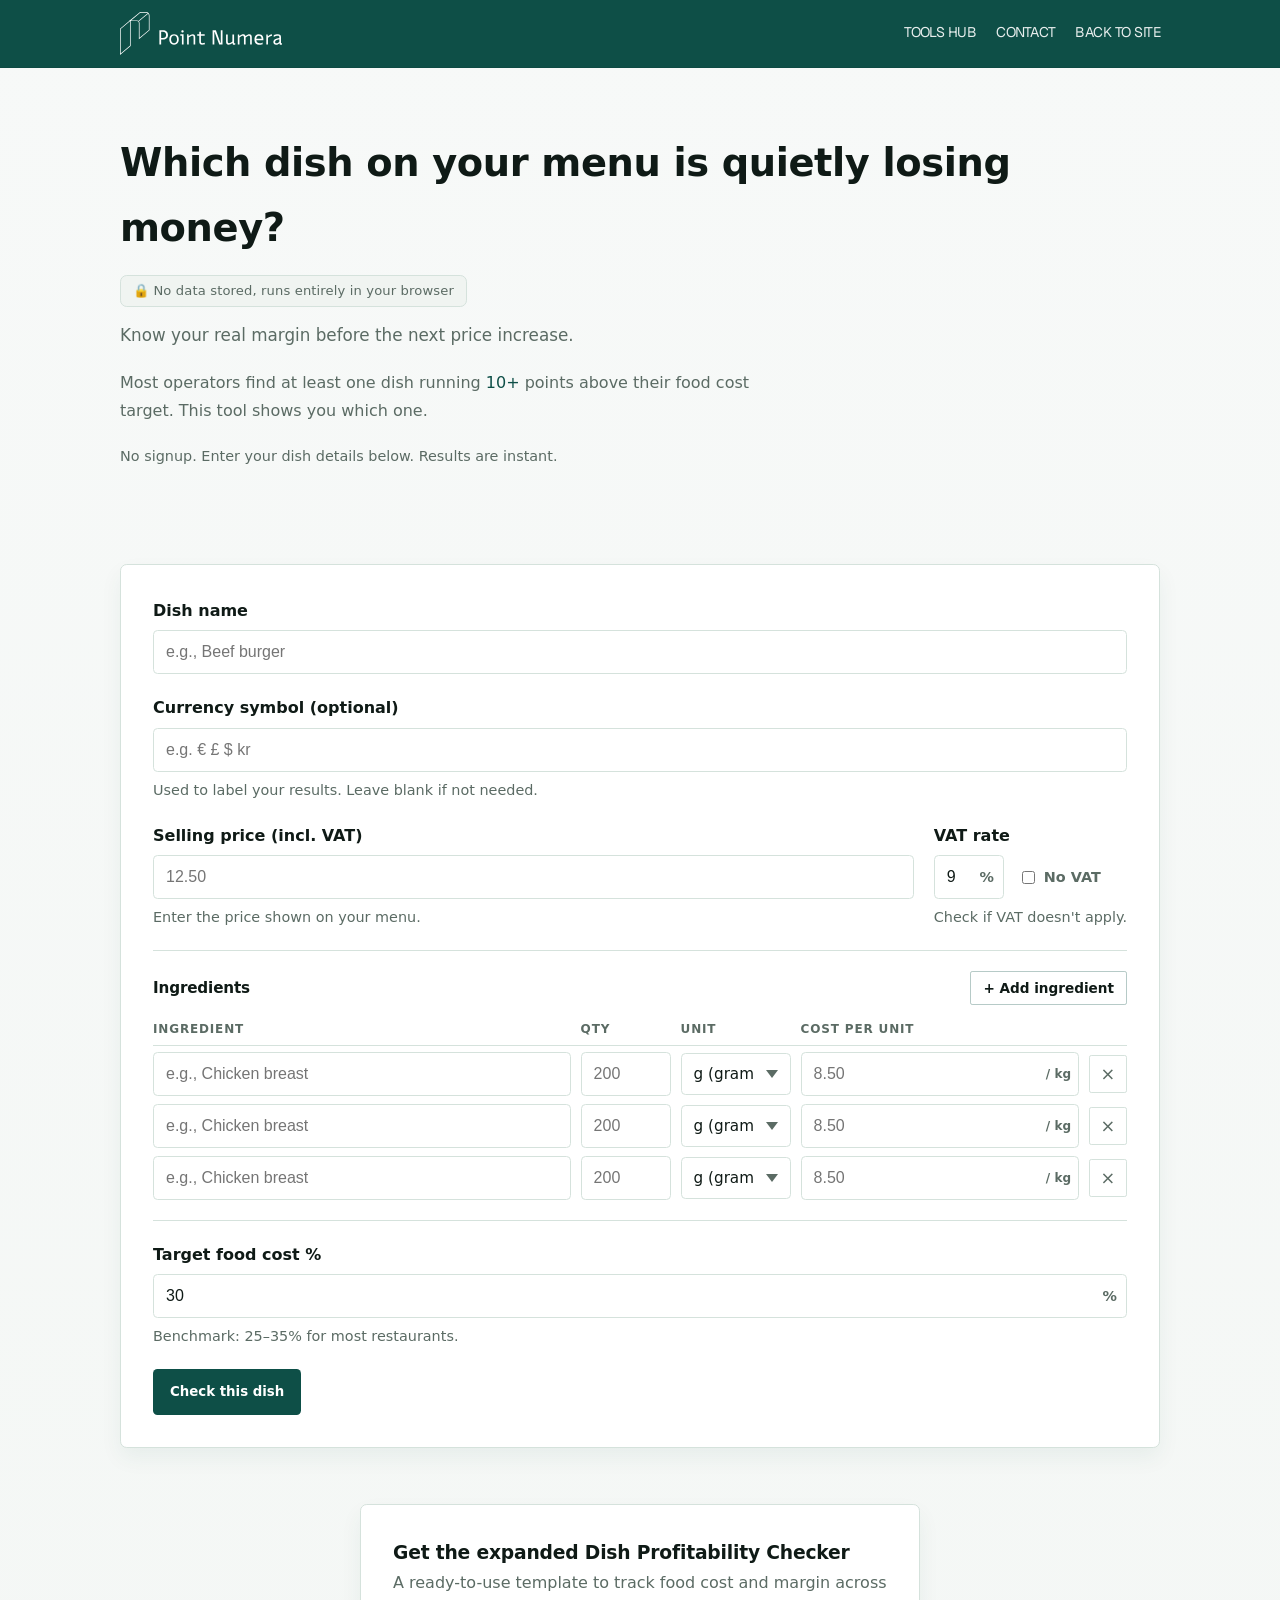
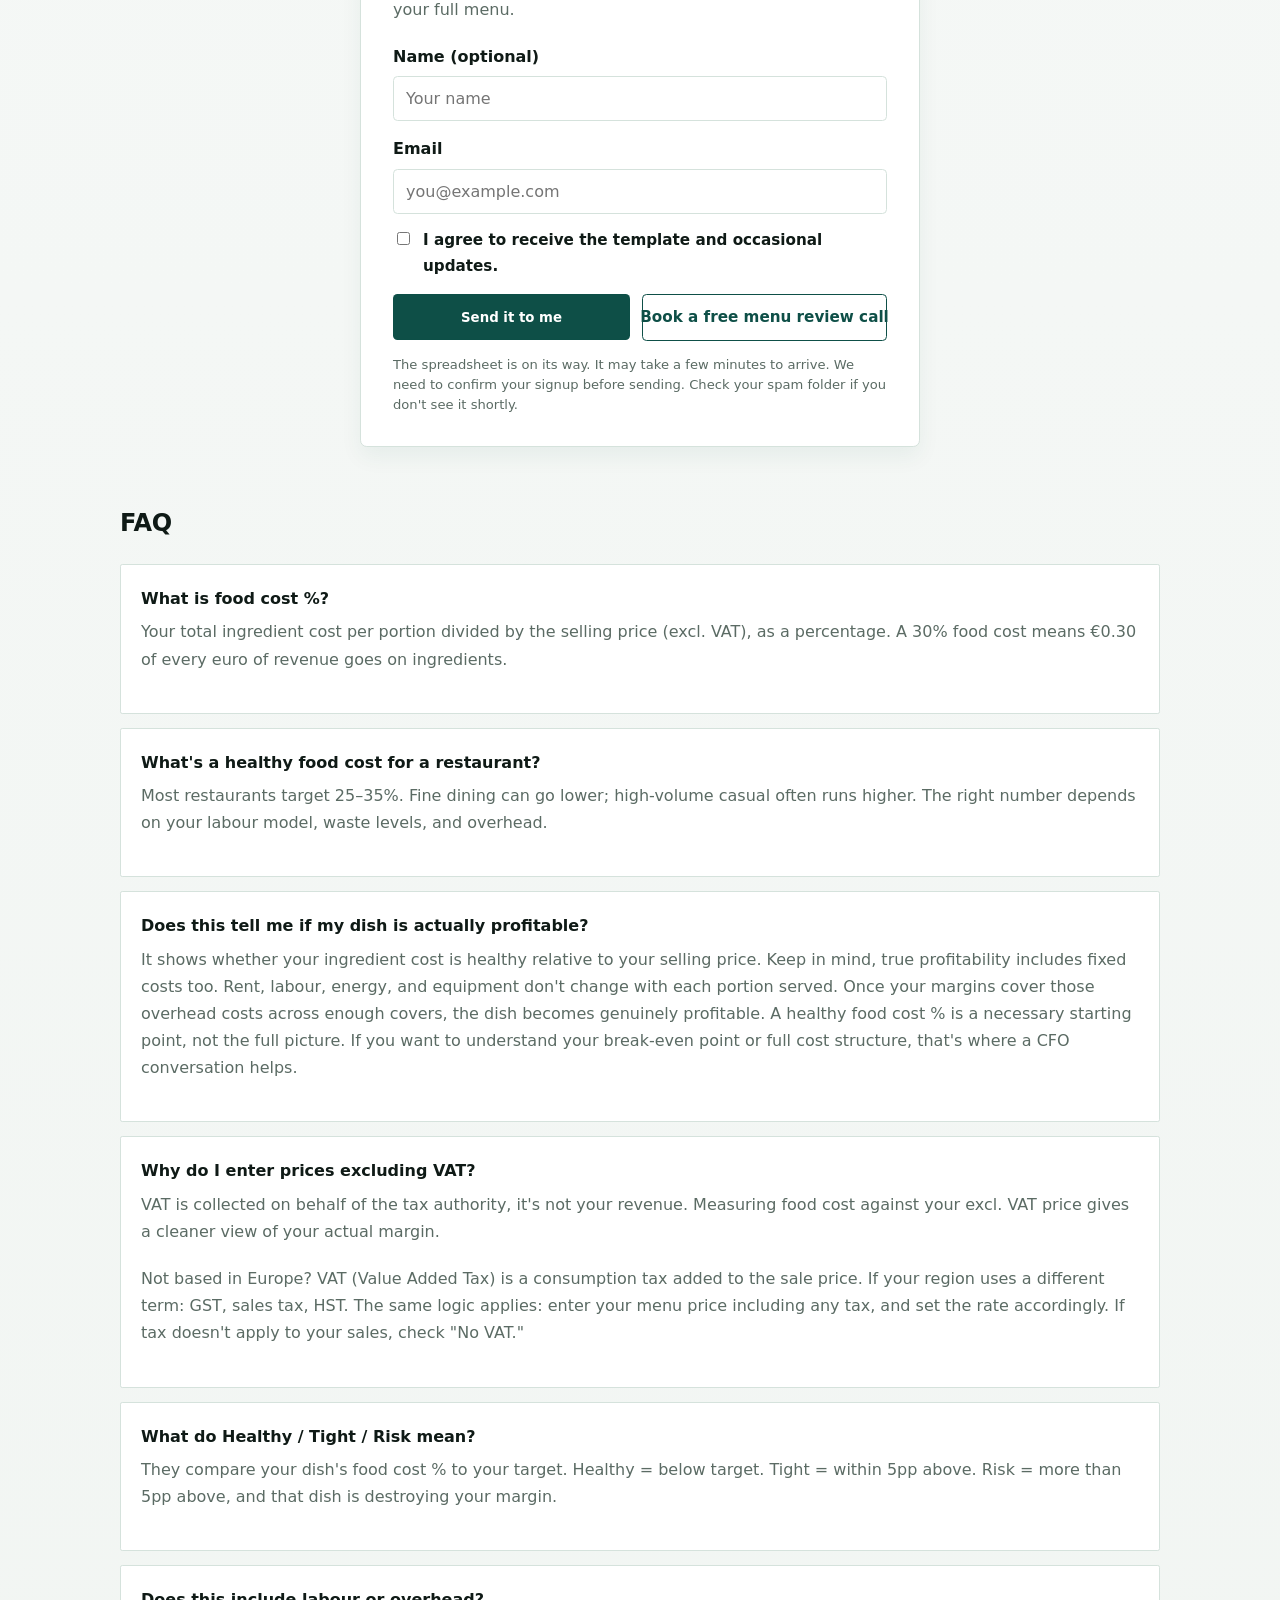
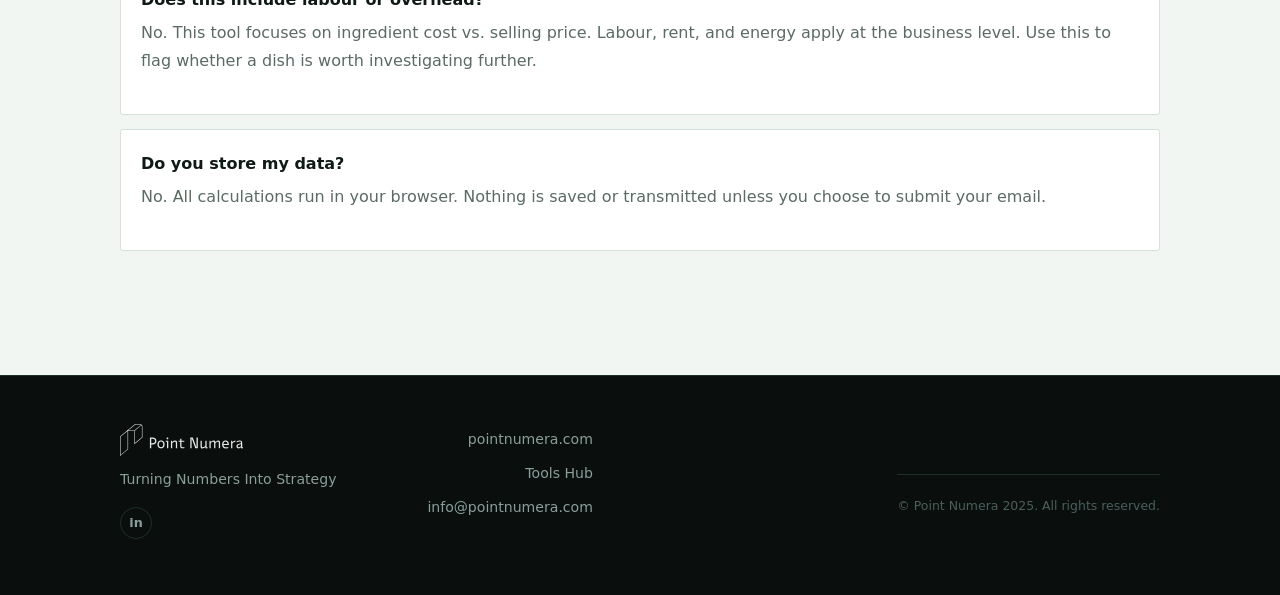
<file: tools/dish-profitability-check/index.html>
<!doctype html>
<html lang="en">
  <head>
    <meta charset="UTF-8" />
    <meta name="viewport" content="width=device-width, initial-scale=1.0" />
    <title>Dish Profitability Checker | Point Numera</title>
    <meta
      name="description"
      content="Enter one dish, see exactly what it costs you — and what it's actually worth. Calculate food cost %, gross margin, and identify your biggest cost driver."
    />
    <link
      rel="canonical"
      href="https://pointnumera.com/tools/dish-profitability-check/"
    />
    <meta
      property="og:title"
      content="Dish Profitability Checker | Point Numera"
    />
    <meta
      property="og:description"
      content="Enter one dish, see exactly what it costs you — and what it's actually worth. Calculate food cost %, gross margin, and identify your biggest cost driver."
    />
    <meta property="og:type" content="website" />
    <meta
      property="og:url"
      content="https://pointnumera.com/tools/dish-profitability-check/"
    />
    <meta property="og:image" content="https://tools.pointnumera.com/tools/shared/og-image.png" />
    <meta property="og:image:width" content="1200" />
    <meta property="og:image:height" content="630" />
    <meta name="twitter:card" content="summary_large_image" />
    <meta name="twitter:image" content="https://tools.pointnumera.com/tools/shared/og-image.png" />
    <link rel="stylesheet" href="../shared/base.css" />
    <link rel="stylesheet" href="../shared/ui.css" />
    <script src="../shared/capture.js" defer></script>
    <script src="../shared/app.js" defer></script>
    <style>
      .page-wrap {
        padding-bottom: var(--space-xxl);
      }

      /* ── Stacked layout: form then results ───────────────────────────── */
      .results-card {
        margin-top: var(--space-md);
        scroll-margin-top: 140px;
        display: none;
      }

      /* ── Input suffix wrappers ────────────────────────────────────────── */
      .input-suffix-wrap {
        position: relative;
        display: flex;
        align-items: center;
      }
      .input-suffix-wrap input {
        width: 100%;
        padding-right: 28px;
      }
      .input-suffix {
        position: absolute;
        right: 10px;
        font-weight: 600;
        color: var(--color-muted);
        pointer-events: none;
        font-size: 0.9rem;
      }

      /* ── Price + VAT row ─────────────────────────────────────────────── */
      .price-vat-row {
        display: grid;
        grid-template-columns: 1fr auto;
        gap: var(--space-md);
        align-items: start;
      }
      .vat-field {
        min-width: 180px;
      }
      .vat-inline {
        display: flex;
        align-items: center;
        gap: var(--space-sm);
      }
      .vat-inline input[type="number"] {
        width: 70px;
      }
      .vat-toggle {
        display: flex;
        align-items: center;
        gap: 6px;
        font-size: 0.9rem;
        color: var(--color-muted);
        white-space: nowrap;
        cursor: pointer;
      }

      /* ── Select ───────────────────────────────────────────────────────── */
      select {
        background: var(--color-surface)
          url("data:image/svg+xml,%3Csvg xmlns='http://www.w3.org/2000/svg' width='12' height='8' viewBox='0 0 12 8'%3E%3Cpath fill='%235b6b64' d='M6 8L0 0h12z'/%3E%3C/svg%3E")
          no-repeat right 12px center;
        border: 1px solid var(--color-border);
        color: var(--color-text);
        padding: 11px 36px 11px 12px;
        border-radius: var(--r-md);
        font-family: inherit;
        font-size: 0.95rem;
        width: 100%;
        transition:
          border 0.2s ease,
          box-shadow 0.2s ease;
        cursor: pointer;
        appearance: none;
        -webkit-appearance: none;
      }
      select:focus {
        border-color: rgba(14, 79, 71, 0.5);
        box-shadow: 0 0 0 3px rgba(14, 79, 71, 0.1);
        outline: none;
      }

      /* ── Ingredient section ───────────────────────────────────────────── */
      .ingredient-section {
        margin-top: var(--space-md);
        padding-top: var(--space-md);
        border-top: 1px solid var(--color-border);
      }
      .ingredient-section-header {
        display: flex;
        align-items: baseline;
        justify-content: space-between;
        flex-wrap: wrap;
        gap: var(--space-xs);
        margin-bottom: var(--space-sm);
      }
      .ingredient-section-header h4 {
        margin: 0;
        font-size: 0.95rem;
      }
      .add-ing-btn {
        min-height: 34px;
        font-size: 0.85rem;
        padding: 0 12px;
        border-radius: var(--r-sm);
      }

      /* ── Ingredient column headers ────────────────────────────────────── */
      .ing-col-headers {
        display: grid;
        grid-template-columns: 3fr 90px 110px 2fr 38px;
        gap: 10px;
        padding-bottom: var(--space-2xs);
        border-bottom: 1px solid var(--color-border);
        margin-bottom: 6px;
      }
      .ing-col-headers span {
        font-size: 0.75rem;
        font-weight: 600;
        color: var(--color-muted);
        text-transform: uppercase;
        letter-spacing: 0.07em;
      }

      /* ── Ingredient rows ──────────────────────────────────────────────── */
      .ingredient-rows {
        display: flex;
        flex-direction: column;
        gap: 8px;
      }
      .ingredient-row {
        display: grid;
        grid-template-columns: 3fr 90px 110px 2fr 38px;
        gap: 10px;
        align-items: center;
      }

      /* Remove button */
      .ing-remove {
        background: none;
        border: 1px solid var(--color-border);
        color: var(--color-muted);
        border-radius: var(--r-sm);
        cursor: pointer;
        height: 38px;
        width: 38px;
        font-size: 1.1rem;
        display: flex;
        align-items: center;
        justify-content: center;
        flex-shrink: 0;
        transition:
          border-color 0.15s ease,
          color 0.15s ease;
        font-family: inherit;
        padding: 0;
      }
      .ing-remove:hover {
        border-color: #b00020;
        color: #b00020;
      }
      .ing-remove:disabled {
        opacity: 0.3;
        cursor: not-allowed;
      }
      .ing-remove:disabled:hover {
        border-color: var(--color-border);
        color: var(--color-muted);
      }

      /* ── Target food cost row ─────────────────────────────────────────── */
      .target-row {
        margin-top: var(--space-md);
        padding-top: var(--space-md);
        border-top: 1px solid var(--color-border);
      }

      /* ── Error states ─────────────────────────────────────────────────── */
      .error-text {
        color: #b00020;
        font-weight: 600;
        margin-top: var(--space-xs);
        font-size: 0.9rem;
      }
      .input-error {
        border-color: #b00020 !important;
        box-shadow: 0 0 0 3px rgba(176, 0, 32, 0.08) !important;
      }

      /* ── Results card ─────────────────────────────────────────────────── */
      .results-content {
        display: none;
      }
      .results-content.visible {
        display: block;
        animation: fadeSlideIn 0.3s ease;
      }
      @keyframes fadeSlideIn {
        from {
          opacity: 0;
          transform: translateY(5px);
        }
        to {
          opacity: 1;
          transform: translateY(0);
        }
      }

      /* Header: dish name + badge */
      .result-header {
        display: flex;
        align-items: center;
        justify-content: space-between;
        flex-wrap: wrap;
        gap: var(--space-xs);
        margin-bottom: var(--space-md);
      }
      .result-dish-name {
        font-family: "Ancizar Sans", system-ui, sans-serif;
        font-weight: 700;
        font-size: 1.1rem;
        color: var(--color-text);
      }

      /* Cost highlight (yellow) */
      .result-cost-highlight {
        background: #f4ecbd;
        border-radius: var(--r-md);
        padding: var(--space-md);
        margin-bottom: var(--space-md);
      }
      .result-cost-highlight .rch-label {
        font-size: 0.78rem;
        font-weight: 700;
        color: #6b5500;
        text-transform: uppercase;
        letter-spacing: 0.07em;
        margin-bottom: 4px;
      }
      .result-cost-highlight .rch-value {
        font-family: "Ancizar Sans", system-ui, sans-serif;
        font-size: 2.1rem;
        font-weight: 700;
        color: #2a1f00;
        line-height: 1.1;
      }
      .rch-excl-vat {
        font-size: 0.85rem;
        color: var(--color-muted);
        margin-top: 4px;
      }

      /* Metrics grid */
      .result-grid {
        display: grid;
        gap: var(--space-sm);
        grid-template-columns: repeat(auto-fit, minmax(130px, 1fr));
        margin-bottom: var(--space-md);
      }
      .result-item {
        padding: var(--space-sm);
        border: 1px solid var(--color-border);
        border-radius: var(--r-sm);
        background: var(--color-surface-2);
      }
      .result-item h4 {
        margin: 0 0 4px;
        font-size: 0.78rem;
        font-weight: 600;
        color: var(--color-muted);
        text-transform: uppercase;
        letter-spacing: 0.06em;
      }
      .result-value {
        font-weight: 700;
        font-size: 1.05rem;
        color: var(--color-text);
      }
      .result-subtext {
        font-size: 0.82rem;
        color: var(--color-muted);
        margin-top: 3px;
      }

      /* Cost driver insight */
      .result-cost-driver {
        padding: var(--space-sm) var(--space-md);
        border-left: 3px solid var(--color-secondary);
        background: rgba(164, 214, 164, 0.08);
        border-radius: 0 var(--r-sm) var(--r-sm) 0;
        color: var(--color-text);
        font-size: 0.93rem;
        margin-bottom: var(--space-md);
      }

      /* Status badges */
      .status-badge {
        display: inline-flex;
        align-items: center;
        padding: 4px 10px;
        border-radius: var(--r-sm);
        font-weight: 600;
        font-size: 0.82rem;
        border: 1px solid var(--color-border);
        background: var(--color-surface-2);
        white-space: nowrap;
      }
      .status-healthy {
        color: var(--color-primary);
        border-color: rgba(14, 79, 71, 0.3);
        background: rgba(14, 79, 71, 0.06);
      }
      .status-tight {
        color: #b36b00;
        border-color: rgba(179, 107, 0, 0.3);
        background: rgba(179, 107, 0, 0.06);
      }
      .status-risk {
        color: #b00020;
        border-color: rgba(176, 0, 32, 0.25);
        background: rgba(176, 0, 32, 0.06);
      }

      /* Seasonality nudge */
      .seasonality-nudge {
        display: none;
        background: var(--color-surface-2);
        border: 1px solid var(--color-border);
        border-radius: var(--r-md);
        padding: var(--space-md);
        font-size: 0.9rem;
        color: var(--color-muted);
        margin-bottom: var(--space-md);
      }

      /* Disclaimer */
      .disclaimer {
        margin-top: var(--space-sm);
        font-size: 0.85rem;
        color: var(--color-muted);
      }

      /* ── CTA ──────────────────────────────────────────────────────────── */

      /* ── Ingredient field wrappers (per-field labels on mobile) ────────── */
      .ing-field-wrap {
        display: contents;
      }
      .ing-field-label {
        display: none;
        font-size: 0.75rem;
        font-weight: 600;
        color: var(--color-muted);
        text-transform: uppercase;
        letter-spacing: 0.06em;
        margin-bottom: 4px;
      }
      .cost-input-wrap {
        position: relative;
        display: flex;
        align-items: center;
        width: 100%;
      }
      .cost-input-wrap input {
        width: 100%;
        padding-right: 40px;
      }
      .cost-input-wrap .cost-unit-label {
        position: absolute;
        right: 8px;
        font-size: 0.75rem;
        font-weight: 600;
        color: var(--color-muted);
        pointer-events: none;
        white-space: nowrap;
      }

      /* ── Breakdown chart ──────────────────────────────────────────────── */
      #chartWrap {
        margin-bottom: var(--space-md);
      }
      #chartLegend {
        max-width: 260px;
        margin: var(--space-sm) auto 0;
      }

      /* ── Outlined CTA button ──────────────────────────────────────────── */
      .btn-outline-primary {
        display: inline-flex;
        align-items: center;
        justify-content: center;
        background: transparent;
        border: 1px solid var(--color-primary);
        color: var(--color-primary);
        border-radius: var(--r-md);
        padding: 10px 20px;
        font-size: 0.95rem;
        font-weight: 600;
        font-family: inherit;
        cursor: pointer;
        text-decoration: none;
        transition: background 0.15s ease;
        white-space: nowrap;
      }
      .btn-outline-primary:hover {
        background: rgba(14, 79, 71, 0.06);
      }

      /* ── Form actions: equal-width buttons ───────────────────────────── */
      .form-actions {
        display: flex;
        flex-wrap: wrap;
        gap: var(--space-sm);
      }
      .form-actions > * {
        flex: 1;
        min-width: 0;
        text-align: center;
        justify-content: center;
        box-sizing: border-box;
      }
      @media (max-width: 480px) {
        .form-actions {
          flex-direction: column;
        }
        .form-actions > * {
          flex: unset;
          width: 100%;
        }
      }
      .btn-outline-primary {
        background: #ffffff;
      }
      .form-disclaimer {
        font-size: 0.82rem;
        color: var(--color-muted);
        margin-top: var(--space-sm);
        line-height: 1.5;
      }

      /* ── Privacy trust badge ────────────────────────────────────────── */
      .privacy-note {
        margin: var(--space-xs) 0 var(--space-sm);
      }
      .privacy-badge {
        display: inline-flex;
        align-items: center;
        gap: 6px;
        font-size: 0.82rem;
        color: var(--color-muted);
        background: var(--color-surface-2);
        border: 1px solid var(--color-border);
        border-radius: var(--r-lg);
        padding: 4px 12px;
        letter-spacing: 0.01em;
      }

      /* ── Misc ─────────────────────────────────────────────────────────── */
      .section-compact {
        padding: var(--space-md) 0;
      }
      .subtitle {
        font-size: 1.05rem;
        color: var(--color-muted);
        max-width: 640px;
      }
      .results-teaser {
        max-width: 640px;
      }
      .friction-line {
        font-size: 0.9rem;
        color: var(--color-muted);
        margin-bottom: var(--space-lg);
      }
      .results-cue {
        display: none;
        font-size: 0.9rem;
        color: var(--color-muted);
        margin-top: var(--space-xs);
      }
      .faq-list {
        margin-top: var(--space-md);
        display: grid;
        gap: var(--space-sm);
      }
      .faq-item {
        padding: var(--space-md);
        border: 1px solid var(--color-border);
        border-radius: var(--r-sm);
        background: var(--color-surface);
      }
      .faq-item strong {
        display: block;
        margin-bottom: var(--space-2xs);
      }

      /* ── Responsive ───────────────────────────────────────────────────── */
      @media (min-width: 769px) {
        .section-compact {
          padding: var(--space-lg) 0;
        }
      }
      @media (max-width: 600px) {
        .price-vat-row {
          grid-template-columns: 1fr;
        }
        .vat-field {
          min-width: unset;
        }
        .ing-col-headers {
          display: none;
        }
        .ingredient-row {
          grid-template-columns: 70px 1fr 38px;
          grid-template-rows: auto auto auto;
          gap: 8px;
          align-items: start;
        }
        .ingredient-row .ing-name-wrap {
          grid-column: 1 / -1;
          grid-row: 1;
          display: flex;
          flex-direction: column;
        }
        .ingredient-row .ing-field-wrap:nth-child(2) {
          grid-column: 1;
          grid-row: 2;
          display: flex;
          flex-direction: column;
        }
        .ingredient-row .ing-field-wrap:nth-child(3) {
          grid-column: 2;
          grid-row: 2;
          display: flex;
          flex-direction: column;
        }
        .ingredient-row .ing-remove {
          grid-column: 3;
          grid-row: 2;
          align-self: end;
        }
        .ingredient-row .ing-field-wrap.cost-cell {
          grid-column: 1 / -1;
          grid-row: 3;
          display: flex;
          flex-direction: column;
        }
        .ingredient-row .ing-field-wrap.cost-cell .cost-input-wrap input {
          padding-right: 12px;
        }
        .cost-unit-label {
          display: none;
        }
        .ing-field-label {
          display: block;
        }
        .ingredient-row {
          padding-bottom: var(--space-sm);
          border-bottom: 1px solid var(--color-border);
        }
        .ingredient-rows .ingredient-row:last-child {
          border-bottom: none;
          padding-bottom: 0;
        }
      }
      @media (max-width: 480px) {
        .card {
          padding: var(--space-md);
        }
      }
    </style>

    <style>
      /* ── Nav CTA ──────────────────────────────────────────────────────── */
      .btn-nav-cta {
        border: 1px solid rgba(255, 255, 255, 0.4);
        color: #f0ede4;
        background: transparent;
        border-radius: var(--r-md);
        padding: 7px 18px;
        font-size: 0.85rem;
        font-family: inherit;
        white-space: nowrap;
        text-decoration: none;
        transition:
          border-color 0.15s,
          background 0.15s;
      }
      .btn-nav-cta:hover {
        background: rgba(255, 255, 255, 0.08);
        border-color: rgba(255, 255, 255, 0.7);
      }

      /* ── Tool footer ──────────────────────────────────────────────────── */
      .tool-footer {
        background: #0a0f0e;
        border-top: 1px solid #1e2e2b;
        padding: 48px 0 28px;
        margin-top: var(--space-xl);
      }
      .footer-inner {
        display: grid;
        grid-template-columns: 1fr 1fr;
        gap: var(--space-xl);
        align-items: start;
        margin-bottom: var(--space-lg);
      }
      .footer-brand img {
        display: block;
        height: 32px;
        width: auto;
        margin-bottom: 12px;
        filter: brightness(0) invert(1);
        opacity: 0.9;
      }
      .footer-tagline {
        font-size: 0.88rem;
        color: #8a9e9a;
        line-height: 1.6;
        margin: 0 0 16px;
        max-width: 280px;
      }
      .footer-linkedin {
        display: inline-flex;
        align-items: center;
        justify-content: center;
        width: 32px;
        height: 32px;
        border: 1px solid #1e2e2b;
        border-radius: 50%;
        color: #8a9e9a;
        font-size: 0.8rem;
        font-weight: 700;
        text-decoration: none;
        transition:
          border-color 0.15s,
          color 0.15s;
      }
      .footer-linkedin:hover {
        border-color: #a4d6a4;
        color: #a4d6a4;
      }
      .footer-right {
        display: flex;
        justify-content: flex-end;
        align-items: flex-start;
        padding-top: 4px;
      }
      .footer-links {
        display: flex;
        flex-direction: column;
        gap: 10px;
        text-align: right;
      }
      .footer-links a {
        font-size: 0.88rem;
        color: #8a9e9a;
        text-decoration: none;
        transition: color 0.15s;
      }
      .footer-links a:hover {
        color: #f0ede4;
      }
      .footer-copy {
        font-size: 0.78rem;
        color: #4a5e5a;
        border-top: 1px solid #1e2e2b;
        padding-top: 20px;
      }
      @media (max-width: 600px) {
        .footer-inner {
          grid-template-columns: 1fr;
          gap: var(--space-lg);
        }
        .footer-right {
          justify-content: flex-start;
        }
        .footer-links {
          text-align: left;
        }
      }
    </style>

    <style media="print">
      @media print {
        header,
        .hero,
        #dish-form,
        #dish-capture,
        #scrollCue,
        .faq-list,
        h2,
        .seasonality-nudge,
        #exportBtn,
        #exportCsvBtn,
        .export-buttons,
        .disclaimer,
        .section-compact:not(:has(#results)) {
          display: none !important;
        }

        body {
          background: #fff !important;
          color: #000 !important;
          font-size: 11px !important;
        }

        #results {
          display: block !important;
          box-shadow: none;
          border: 1px solid #ddd;
          padding: 14px !important;
          border-radius: 8px;
        }

        .result-cost-highlight {
          background: #f4ecbd !important;
          padding: 10px 14px !important;
          -webkit-print-color-adjust: exact;
          print-color-adjust: exact;
        }

        .result-cost-highlight .rch-value {
          font-size: 1.6rem !important;
        }

        .result-grid {
          display: grid !important;
          grid-template-columns: repeat(3, 1fr) !important;
          gap: 8px !important;
        }

        .result-item {
          padding: 8px 10px !important;
          border: 1px solid #ccc !important;
          background: #f9f9f9 !important;
          -webkit-print-color-adjust: exact;
          print-color-adjust: exact;
        }

        #breakdownChart {
          width: 160px !important;
          height: 160px !important;
          -webkit-print-color-adjust: exact;
          print-color-adjust: exact;
        }

        #chartLegend {
          font-size: 10px !important;
          gap: 4px 8px !important;
        }

        #results::after {
          content: "Generated by Point Numera — pointnumera.com";
          display: block;
          margin-top: 12px;
          font-size: 9px;
          color: #aaa;
          border-top: 1px solid #eee;
          padding-top: 8px;
        }

        @page {
          size: A4 portrait;
          margin: 12mm 14mm;
        }
      }
    </style>
  </head>
  <body>
    <div id="pn-nav-root" data-logo="../shared/logo.svg"></div>
    <script src="../shared/nav.js"></script>

    <main class="page-wrap">
      <section class="container hero">
        <h1>Which dish on your menu is quietly losing money?</h1>
        <p class="privacy-note">
          <span class="privacy-badge">&#128274; No data stored, runs entirely in your browser</span>
        </p>
        <p class="subtitle">
          Know your real margin before the next price increase.
        </p>
        <p class="results-teaser">
          Most operators find at least one dish running
          <span style="color: #0e4f47">10+</span> points above their food cost
          target. This tool shows you which one.
        </p>
        <p class="friction-line">
          No signup. Enter your dish details below. Results are instant.
        </p>
      </section>

      <section class="container section section-compact">
        <!-- ── Form ───────────────────────────────────────────────────── -->
        <div class="card calc-card">
          <form id="dish-form" class="form" novalidate>
            <!-- Dish name -->
            <div class="input-group">
              <label for="dishName">Dish name</label>
              <input
                id="dishName"
                name="dishName"
                type="text"
                placeholder="e.g., Beef burger"
                aria-label="Dish name (optional)"
              />
            </div>

            <!-- Currency symbol -->
            <div class="input-group">
              <label for="currencySymbol">Currency symbol (optional)</label>
              <input
                id="currencySymbol"
                name="currencySymbol"
                type="text"
                maxlength="4"
                placeholder="e.g. € £ $ kr"
              />
              <div class="helper-text">
                Used to label your results. Leave blank if not needed.
              </div>
            </div>

            <!-- Selling price + VAT -->
            <div class="price-vat-row">
              <div class="price-field input-group" style="margin-bottom: 0">
                <label for="sellingPrice">Selling price (incl. VAT)</label>
                <input
                  id="sellingPrice"
                  name="sellingPrice"
                  type="number"
                  min="0.01"
                  step="0.01"
                  placeholder="12.50"
                  required
                />
                <div class="helper-text">
                  Enter the price shown on your menu.
                </div>
              </div>
              <div class="vat-field input-group" style="margin-bottom: 0">
                <label for="vatRate">VAT rate</label>
                <div class="vat-inline">
                  <div class="input-suffix-wrap" style="flex: none">
                    <input
                      id="vatRate"
                      name="vatRate"
                      type="number"
                      min="0"
                      max="100"
                      step="0.1"
                      value="9"
                      aria-label="VAT rate %"
                    />
                    <span class="input-suffix">%</span>
                  </div>
                  <label class="vat-toggle">
                    <input type="checkbox" id="noVat" />
                    No VAT
                  </label>
                </div>
                <div class="helper-text">Check if VAT doesn't apply.</div>
              </div>
            </div>

            <!-- Ingredient rows -->
            <div class="ingredient-section">
              <div class="ingredient-section-header">
                <h4>Ingredients</h4>
                <button
                  type="button"
                  id="addIngredientBtn"
                  class="btn btn-ghost add-ing-btn"
                >
                  + Add ingredient
                </button>
              </div>
              <div class="ing-col-headers" aria-hidden="true">
                <span>Ingredient</span>
                <span>Qty</span>
                <span>Unit</span>
                <span>Cost per unit</span>
                <span></span>
              </div>
              <div class="ingredient-rows" id="ingredientRows"></div>
            </div>

            <!-- Target food cost % -->
            <div class="target-row">
              <div class="input-group" style="margin-bottom: 0">
                <label for="targetFoodCost">Target food cost %</label>
                <div class="input-suffix-wrap">
                  <input
                    id="targetFoodCost"
                    name="targetFoodCost"
                    type="number"
                    min="1"
                    max="99"
                    step="1"
                    value="30"
                    required
                  />
                  <span class="input-suffix">%</span>
                </div>
                <div class="helper-text">
                  Benchmark: 25–35% for most restaurants.
                </div>
              </div>
            </div>

            <div
              id="formError"
              class="error-text"
              aria-live="polite"
              style="display: none"
            ></div>

            <button
              type="submit"
              class="btn btn-primary"
              style="margin-top: var(--space-md)"
            >
              Check this dish
            </button>
            <div id="resultsCue" class="results-cue">Results below ↓</div>
          </form>
        </div>

        <!-- ── Results card (revealed after calculation) ─────────────── -->
        <div id="results" class="card results-card" aria-live="polite">
          <div id="results-anchor" aria-hidden="true"></div>

          <div id="resultsContent" class="results-content">
            <div class="result-header">
              <span id="resultDishName" class="result-dish-name">—</span>
              <span id="statusBadge" class="status-badge">—</span>
            </div>

            <div class="result-cost-highlight">
              <div class="rch-label">Total ingredient cost per portion</div>
              <div
                id="resultTotalCost"
                class="rch-value"
                aria-label="Total ingredient cost per portion"
              >
                —
              </div>
              <div id="resultExclVat" class="rch-excl-vat"></div>
            </div>

            <div class="result-grid">
              <div class="result-item">
                <h4>Food cost %</h4>
                <div id="resultFoodCostPct" class="result-value">—</div>
                <div id="resultFoodCostCtx" class="result-subtext"></div>
              </div>
              <div class="result-item">
                <h4>Gross margin</h4>
                <div id="resultMarginEur" class="result-value">—</div>
              </div>
              <div class="result-item">
                <h4>Gross margin %</h4>
                <div id="resultMarginPct" class="result-value">—</div>
              </div>
            </div>

            <div
              id="resultCostDriver"
              class="result-cost-driver"
              style="display: none"
            ></div>

            <div id="chartWrap" style="display: none">
              <svg
                id="breakdownChart"
                viewBox="0 0 260 260"
                style="
                  display: block;
                  margin: 0 auto;
                  width: 100%;
                  max-width: 260px;
                "
                aria-hidden="true"
              >
                <circle
                  cx="130"
                  cy="130"
                  r="80"
                  fill="none"
                  stroke="#1e2e2b"
                  stroke-width="44"
                />
                <g id="chartSegments"></g>
                <text
                  x="130"
                  y="126"
                  text-anchor="middle"
                  font-size="22"
                  font-weight="700"
                  fill="#0a0f0e"
                  font-family="'Ancizar Sans', system-ui, sans-serif"
                  id="chartMarginPct"
                >
                  0%
                </text>
                <text
                  x="130"
                  y="143"
                  text-anchor="middle"
                  font-size="11"
                  fill="#8a9e9a"
                  font-family="inherit"
                  letter-spacing="0.08em"
                >
                  MARGIN
                </text>
              </svg>
              <div id="chartLegend"></div>
            </div>

            <div
              class="export-buttons"
              style="display: flex; gap: 8px; flex-wrap: wrap"
            >
              <button type="button" id="exportBtn" class="btn btn-ghost">
                Save as PDF
              </button>
              <button type="button" id="exportCsvBtn" class="btn btn-ghost">
                Export .csv
              </button>
            </div>

            <div id="seasonalityNudge" class="seasonality-nudge">
              Ingredient costs shift with the seasons. If the price of a key
              ingredient rises, re-run this check to see the impact on your
              margin, and decide whether to reprice or swap it out.
            </div>

            <p class="disclaimer">
              Selling price is entered incl. VAT. Food cost % = total ingredient
              cost ÷ selling price excl. VAT. Labour, waste, and overhead are
              not included. They apply at the business level.
            </p>
          </div>
        </div>
      </section>

      <!-- ── CTA (post-result) ─────────────────────────────────────────────── -->
      <section id="dish-capture" class="container section-compact">
        <div
          class="card section-divider capture-card"
          style="max-width: 560px; margin: 0 auto"
        >
          <div class="capture-content">
            <h3>Get the expanded Dish Profitability Checker</h3>
            <p>
              A ready-to-use template to track food cost and margin across your
              full menu.
            </p>
          </div>
          <form
            id="dishCaptureForm"
            class="capture-form"
            data-capture
            action="https://assets.mailerlite.com/jsonp/1801866/forms/182862083074819228/subscribe"
            method="post"
            target="_blank"
          >
            <input type="hidden" name="ml-submit" value="1" />
            <input type="hidden" name="anticsrf" value="true" />
            <input
              type="hidden"
              name="fields[source_tool]"
              value="dish_profitability_check"
            />
            <div class="row-form">
              <div class="capture-fields">
                <div class="form-row capture-hide-on-success">
                  <label for="dishCaptureName">Name (optional)</label>
                  <input
                    id="dishCaptureName"
                    type="text"
                    name="fields[name]"
                    placeholder="Your name"
                  />
                </div>
                <div class="form-row capture-hide-on-success">
                  <label for="dishCaptureEmail">Email</label>
                  <input
                    id="dishCaptureEmail"
                    type="email"
                    name="fields[email]"
                    placeholder="you@example.com"
                    required
                  />
                </div>
                <div class="form-row checkbox-row capture-hide-on-success">
                  <label>
                    <input
                      type="checkbox"
                      name="fields[consent_checkbox]"
                      value="yes"
                      required
                    />
                    <span>
                      I agree to receive the template and occasional updates.
                    </span>
                  </label>
                </div>
                <div class="form-actions">
                  <button
                    type="submit"
                    class="btn btn-primary capture-hide-on-success"
                  >
                    Send it to me
                  </button>
                  <a
                    class="btn-outline-primary capture-hide-on-success"
                    href="https://cal.com/pointnumera/dish-profitability-review"
                    target="_blank"
                    rel="noopener noreferrer"
                    >Book a free menu review call</a
                  >
                </div>
                <p class="form-disclaimer capture-hide-on-success">
                  The spreadsheet is on its way. It may take a few minutes to
                  arrive. We need to confirm your signup before sending. Check
                  your spam folder if you don't see it shortly.
                </p>
              </div>
              <div class="form-msg" aria-live="polite"></div>
            </div>
            <div class="row-success" style="display: none">
              <div class="form-msg" aria-live="polite"></div>
              <div class="form-actions">
                <a
                  class="btn-outline-primary"
                  href="https://cal.com/pointnumera/dish-profitability-review"
                  target="_blank"
                  rel="noopener noreferrer"
                  >Book a free menu review call</a
                >
              </div>
            </div>
          </form>
        </div>
      </section>

      <!-- ── FAQ ─────────────────────────────────────────────────────────── -->
      <section class="container section section-compact">
        <h2>FAQ</h2>
        <div class="faq-list">
          <div class="faq-item">
            <strong>What is food cost %?</strong>
            <p>
              Your total ingredient cost per portion divided by the selling
              price (excl. VAT), as a percentage. A 30% food cost means €0.30 of
              every euro of revenue goes on ingredients.
            </p>
          </div>
          <div class="faq-item">
            <strong>What's a healthy food cost for a restaurant?</strong>
            <p>
              Most restaurants target 25–35%. Fine dining can go lower;
              high-volume casual often runs higher. The right number depends on
              your labour model, waste levels, and overhead.
            </p>
          </div>
          <div class="faq-item">
            <strong
              >Does this tell me if my dish is actually profitable?</strong
            >
            <p>
              It shows whether your ingredient cost is healthy relative to your
              selling price. Keep in mind, true profitability includes fixed
              costs too. Rent, labour, energy, and equipment don't change with
              each portion served. Once your margins cover those overhead costs
              across enough covers, the dish becomes genuinely profitable. A
              healthy food cost % is a necessary starting point, not the full
              picture. If you want to understand your break-even point or full
              cost structure, that's where a CFO conversation helps.
            </p>
          </div>
          <div class="faq-item">
            <strong>Why do I enter prices excluding VAT?</strong>
            <p>
              VAT is collected on behalf of the tax authority, it's not your
              revenue. Measuring food cost against your excl. VAT price gives a
              cleaner view of your actual margin.
            </p>
            <p>
              Not based in Europe? VAT (Value Added Tax) is a consumption tax
              added to the sale price. If your region uses a different term: GST,
              sales tax, HST. The same logic applies: enter your menu price
              including any tax, and set the rate accordingly. If tax doesn't
              apply to your sales, check "No VAT."
            </p>
          </div>
          <div class="faq-item">
            <strong>What do Healthy / Tight / Risk mean?</strong>
            <p>
              They compare your dish's food cost % to your target. Healthy =
              below target. Tight = within 5pp above. Risk = more than 5pp
              above, and that dish is destroying your margin.
            </p>
          </div>
          <div class="faq-item">
            <strong>Does this include labour or overhead?</strong>
            <p>
              No. This tool focuses on ingredient cost vs. selling price.
              Labour, rent, and energy apply at the business level. Use this to
              flag whether a dish is worth investigating further.
            </p>
          </div>
          <div class="faq-item">
            <strong>Do you store my data?</strong>
            <p>
              No. All calculations run in your browser. Nothing is saved or
              transmitted unless you choose to submit your email.
            </p>
          </div>
        </div>
      </section>
    </main>

    <footer class="tool-footer">
      <div class="container">
        <div class="footer-inner">
          <div class="footer-left">
            <a href="https://www.pointnumera.com" class="footer-brand">
              <img src="../shared/logo.svg" alt="Point Numera" />
            </a>
            <p class="footer-tagline">Turning Numbers Into Strategy</p>
            <a
              href="https://www.linkedin.com/company/point-numera"
              target="_blank"
              rel="noopener noreferrer"
              class="footer-linkedin"
              aria-label="Point Numera on LinkedIn"
              >in</a
            >
          </div>
          <div class="footer-right">
            <nav class="footer-links">
              <a href="https://www.pointnumera.com">pointnumera.com</a>
              <a href="/tools/">Tools Hub</a>
              <a href="mailto:info@pointnumera.com">info@pointnumera.com</a>
            </nav>
          </div>
        </div>
        <div class="footer-copy">
          &copy; Point Numera 2025. All rights reserved.
        </div>
      </div>
    </footer>

    <div id="scrollCue" class="pn-scroll-cue">
      <span id="scrollCueText" class="pn-scroll-cue-text">↓ Results below</span>
      <span class="pn-scroll-cue-action">Jump</span>
    </div>

    <script type="application/ld+json">
      {
        "@context": "https://schema.org",
        "@type": "FAQPage",
        "mainEntity": [
          {
            "@type": "Question",
            "name": "What is food cost %?",
            "acceptedAnswer": {
              "@type": "Answer",
              "text": "Your total ingredient cost per portion divided by the selling price (excl. VAT), as a percentage. A 30% food cost means €0.30 of every euro of revenue goes on ingredients."
            }
          },
          {
            "@type": "Question",
            "name": "What's a healthy food cost for a restaurant?",
            "acceptedAnswer": {
              "@type": "Answer",
              "text": "Most restaurants target 25–35%. Fine dining can go lower; high-volume casual often runs higher. The right number depends on your labour model, waste levels, and overhead."
            }
          },
          {
            "@type": "Question",
            "name": "Does this tell me if my dish is actually profitable?",
            "acceptedAnswer": {
              "@type": "Answer",
              "text": "It shows whether your ingredient cost is healthy relative to your selling price. Keep in mind, true profitability includes fixed costs too. Rent, labour, energy, and equipment don't change with each portion served. Once your margins cover those overhead costs across enough covers, the dish becomes genuinely profitable. A healthy food cost % is a necessary starting point, not the full picture."
            }
          },
          {
            "@type": "Question",
            "name": "Why do I enter prices excluding VAT?",
            "acceptedAnswer": {
              "@type": "Answer",
              "text": "VAT is collected on behalf of the tax authority, it's not your revenue. Measuring food cost against your excl. VAT price gives a cleaner view of your actual margin. Not based in Europe? VAT (Value Added Tax) is a consumption tax added to the sale price. If your region uses a different term — GST, sales tax, HST — the same logic applies: enter your menu price including any tax, and set the rate accordingly. If tax doesn't apply to your sales, check \"No VAT.\""
            }
          },
          {
            "@type": "Question",
            "name": "What do Healthy / Tight / Risk mean?",
            "acceptedAnswer": {
              "@type": "Answer",
              "text": "They compare your dish's food cost % to your target. Healthy = below target. Tight = within 5pp above. Risk = more than 5pp above, and that dish is eroding your margin."
            }
          },
          {
            "@type": "Question",
            "name": "Does this include labour or overhead?",
            "acceptedAnswer": {
              "@type": "Answer",
              "text": "No. This tool focuses on ingredient cost vs. selling price. Labour, rent, and energy apply at the business level. Use this to flag whether a dish is worth investigating further."
            }
          },
          {
            "@type": "Question",
            "name": "Do you store my data?",
            "acceptedAnswer": {
              "@type": "Answer",
              "text": "No. All calculations run in your browser. Nothing is saved or transmitted unless you choose to submit your email."
            }
          }
        ]
      }
    </script>

    <script>
      // ── Constants ────────────────────────────────────────────────────────
      const MAX_INGREDIENTS = 8;
      const MIN_INGREDIENTS = 1;
      let ingCount = 0;

      const CHART_CIRCUMFERENCE = 2 * Math.PI * 80; // 502.65
      const ING_COLORS = [
        "#e07b4f",
        "#e0c44f",
        "#b05c8a",
        "#4f8ae0",
        "#7bbf72",
      ];
      const MARGIN_COLOR = "#4ecb71";

      // ── Element refs ─────────────────────────────────────────────────────
      const ingRowsEl = document.getElementById("ingredientRows");
      const addIngBtn = document.getElementById("addIngredientBtn");
      const formErrorEl = document.getElementById("formError");
      const resultsEl = document.getElementById("results");
      const resultsContent = document.getElementById("resultsContent");
      const resultDishNameEl = document.getElementById("resultDishName");
      const statusBadgeEl = document.getElementById("statusBadge");
      const resultTotalCostEl = document.getElementById("resultTotalCost");
      const resultExclVatEl = document.getElementById("resultExclVat");
      const resultFoodCostPctEl = document.getElementById("resultFoodCostPct");
      const resultFoodCostCtxEl = document.getElementById("resultFoodCostCtx");
      const resultMarginEurEl = document.getElementById("resultMarginEur");
      const resultMarginPctEl = document.getElementById("resultMarginPct");
      const resultCostDriverEl = document.getElementById("resultCostDriver");
      const seasonalityNudgeEl = document.getElementById("seasonalityNudge");
      const chartWrapEl = document.getElementById("chartWrap");
      const chartSegmentsEl = document.getElementById("chartSegments");
      const chartMarginPctEl = document.getElementById("chartMarginPct");
      const chartLegendEl = document.getElementById("chartLegend");
      const scrollCueEl = document.getElementById("scrollCue");
      const scrollCueTextEl = document.getElementById("scrollCueText");
      const rootStyle = document.documentElement.style;

      let scrollCueStep = 0;

      // ── Formatting helpers ───────────────────────────────────────────────
      const fmtNum = (v) =>
        new Intl.NumberFormat("en-IE", {
          minimumFractionDigits: 2,
          maximumFractionDigits: 2,
        }).format(v);

      const fmtPct = (v) => `${v.toFixed(1)}%`;

      const escHtml = (s) =>
        String(s)
          .replace(/&/g, "&amp;")
          .replace(/</g, "&lt;")
          .replace(/>/g, "&gt;")
          .replace(/"/g, "&quot;");

      // ── Unit definitions ─────────────────────────────────────────────────
      const UNITS = {
        g: {
          suffix: "/ kg",
          aria: "Cost per kg",
          calc: (q, c) => (q / 1000) * c,
        },
        kg: { suffix: "/ kg", aria: "Cost per kg", calc: (q, c) => q * c },
        ml: {
          suffix: "/ L",
          aria: "Cost per litre",
          calc: (q, c) => (q / 1000) * c,
        },
        L: { suffix: "/ L", aria: "Cost per litre", calc: (q, c) => q * c },
        oz: {
          suffix: "/ lb",
          aria: "Cost per lb",
          calc: (q, c) => (q / 16) * c,
        },
        lb: { suffix: "/ lb", aria: "Cost per lb", calc: (q, c) => q * c },
        floz: {
          suffix: "/ fl oz",
          aria: "Cost per fl oz",
          calc: (q, c) => q * c,
        },
        pcs: { suffix: "/ pcs", aria: "Cost per piece", calc: (q, c) => q * c },
      };

      // ── Status logic ─────────────────────────────────────────────────────
      function getStatus(foodCostPct, target) {
        if (foodCostPct < target) return "healthy";
        if (foodCostPct <= target + 5) return "tight";
        return "risk";
      }

      function statusInfo(status) {
        return {
          healthy: { label: "Healthy", cls: "status-healthy" },
          tight: { label: "Tight", cls: "status-tight" },
          risk: { label: "Risk", cls: "status-risk" },
        }[status];
      }

      // ── VAT inputs ───────────────────────────────────────────────────────
      document.getElementById("noVat").addEventListener("change", function () {
        document.getElementById("vatRate").disabled = this.checked;
      });

      // ── Ingredient row management ────────────────────────────────────────
      function updateUnitLabel(row) {
        const unit = row.querySelector(".ing-unit").value;
        const unitDef = UNITS[unit] || UNITS.g;
        row.querySelector(".cost-unit-label").textContent = unitDef.suffix;
        row.querySelector(".ing-cost").setAttribute("aria-label", unitDef.aria);
      }

      function createIngredientRow(idx) {
        const div = document.createElement("div");
        div.className = "ingredient-row";
        div.innerHTML = `
          <div class="ing-field-wrap ing-name-wrap">
            <span class="ing-field-label" aria-hidden="true">Ingredient</span>
            <input
              class="ing-name"
              type="text"
              name="ing_name_${idx}"
              placeholder="e.g., Chicken breast"
              aria-label="Ingredient name (optional)"
            />
          </div>
          <div class="ing-field-wrap">
            <span class="ing-field-label" aria-hidden="true">Qty</span>
            <input
              class="ing-qty"
              type="number"
              name="ing_qty_${idx}"
              min="0"
              step="any"
              placeholder="200"
              aria-label="Quantity per portion"
            />
          </div>
          <div class="ing-field-wrap">
            <span class="ing-field-label" aria-hidden="true">Unit</span>
            <select class="ing-unit" name="ing_unit_${idx}" aria-label="Unit">
              <option value="g">g (grams)</option>
              <option value="kg">kg (kilograms)</option>
              <option value="ml">ml (millilitres)</option>
              <option value="L">L (litres)</option>
              <option value="oz">oz (ounces, cost per lb)</option>
              <option value="lb">lb (pounds)</option>
              <option value="floz">fl oz (fluid ounces)</option>
              <option value="pcs">pcs (pieces / each)</option>
            </select>
          </div>
          <div class="ing-field-wrap cost-cell">
            <span class="ing-field-label" aria-hidden="true">Cost per unit</span>
            <div class="cost-input-wrap">
              <input
                class="ing-cost"
                type="number"
                name="ing_cost_${idx}"
                min="0"
                step="any"
                placeholder="8.50"
                aria-label="Cost per kg"
              />
              <span class="cost-unit-label" aria-hidden="true">/ kg</span>
            </div>
          </div>
          <button
            type="button"
            class="ing-remove"
            aria-label="Remove ingredient"
            title="Remove ingredient"
          >&times;</button>
        `;

        div
          .querySelector(".ing-unit")
          .addEventListener("change", () => updateUnitLabel(div));
        div
          .querySelector(".ing-remove")
          .addEventListener("click", () => removeIngredientRow(div));
        return div;
      }

      function removeIngredientRow(row) {
        if (
          ingRowsEl.querySelectorAll(".ingredient-row").length <=
          MIN_INGREDIENTS
        )
          return;
        row.remove();
        updateIngControls();
      }

      function updateIngControls() {
        const rows = ingRowsEl.querySelectorAll(".ingredient-row");
        const count = rows.length;
        addIngBtn.disabled = count >= MAX_INGREDIENTS;
        addIngBtn.style.opacity = count >= MAX_INGREDIENTS ? "0.4" : "";
        rows.forEach((r) => {
          r.querySelector(".ing-remove").disabled = count <= MIN_INGREDIENTS;
        });
      }

      function addIngredientRow() {
        if (
          ingRowsEl.querySelectorAll(".ingredient-row").length >=
          MAX_INGREDIENTS
        )
          return;
        ingCount++;
        const row = createIngredientRow(ingCount);
        ingRowsEl.appendChild(row);
        updateIngControls();
        row.querySelector('input[type="text"]').focus();
      }

      // Initialise 3 rows
      for (let i = 0; i < 3; i++) {
        ingCount++;
        ingRowsEl.appendChild(createIngredientRow(ingCount));
      }
      updateIngControls();

      addIngBtn.addEventListener("click", addIngredientRow);

      // ── Chart ─────────────────────────────────────────────────────────────
      function buildChart(
        ingredients,
        priceExclVat,
        marginPct,
        marginEur,
        sym,
      ) {
        chartSegmentsEl.innerHTML = "";
        const svgNS = "http://www.w3.org/2000/svg";
        let offset = 0;

        ingredients.forEach((ing, i) => {
          const arc = (ing.costPerPortion / priceExclVat) * CHART_CIRCUMFERENCE;
          const color = ING_COLORS[i % ING_COLORS.length];
          const circle = document.createElementNS(svgNS, "circle");
          circle.setAttribute("cx", "130");
          circle.setAttribute("cy", "130");
          circle.setAttribute("r", "80");
          circle.setAttribute("fill", "none");
          circle.setAttribute("stroke", color);
          circle.setAttribute("stroke-width", "44");
          circle.setAttribute("stroke-linecap", "butt");
          circle.setAttribute("transform", "rotate(-90 130 130)");
          circle.setAttribute(
            "stroke-dasharray",
            `${arc} ${CHART_CIRCUMFERENCE - arc}`,
          );
          circle.setAttribute("stroke-dashoffset", String(-offset));
          chartSegmentsEl.appendChild(circle);
          offset += arc;
        });

        const marginArc = (marginPct / 100) * CHART_CIRCUMFERENCE;
        if (marginArc > 0) {
          const mc = document.createElementNS(svgNS, "circle");
          mc.setAttribute("cx", "130");
          mc.setAttribute("cy", "130");
          mc.setAttribute("r", "80");
          mc.setAttribute("fill", "none");
          mc.setAttribute("stroke", MARGIN_COLOR);
          mc.setAttribute("stroke-width", "44");
          mc.setAttribute("stroke-linecap", "butt");
          mc.setAttribute("transform", "rotate(-90 130 130)");
          mc.setAttribute(
            "stroke-dasharray",
            `${marginArc} ${CHART_CIRCUMFERENCE - marginArc}`,
          );
          mc.setAttribute("stroke-dashoffset", String(-offset));
          chartSegmentsEl.appendChild(mc);
        }

        chartMarginPctEl.textContent = fmtPct(marginPct);

        // Legend — 4-column grid: dot | name | cost | %
        chartLegendEl.innerHTML = "";
        const items = [
          ...ingredients.map((ing, i) => ({
            name: ing.name,
            color: ING_COLORS[i % ING_COLORS.length],
            pct: (ing.costPerPortion / priceExclVat) * 100,
            cost: ing.costPerPortion,
          })),
          {
            name: "Gross margin",
            color: MARGIN_COLOR,
            pct: marginPct,
            cost: marginEur,
          },
        ];

        items.forEach((item) => {
          const label =
            item.name.length > 22
              ? item.name.slice(0, 22) + "\u2026"
              : item.name;
          const row = document.createElement("div");
          row.style.cssText =
            "display:grid;grid-template-columns:12px 1fr auto auto;gap:6px 10px;align-items:center;padding:3px 0;";
          row.innerHTML =
            `<span style="width:10px;height:10px;border-radius:50%;background:${item.color};flex-shrink:0"></span>` +
            `<span style="overflow:hidden;text-overflow:ellipsis;white-space:nowrap;font-size:0.85rem">${escHtml(label)}</span>` +
            `<span style="text-align:right;color:var(--color-muted);font-size:0.85rem;white-space:nowrap">${sym}${fmtNum(item.cost)}</span>` +
            `<span style="text-align:right;font-weight:600;font-size:0.9rem;white-space:nowrap">${item.pct.toFixed(1)}%</span>`;
          chartLegendEl.appendChild(row);
        });

        chartWrapEl.style.display = "block";
      }

      // ── Scroll cue ───────────────────────────────────────────────────────
      function showScrollCue(text) {
        if (!scrollCueEl) return;
        scrollCueStep = 0;
        scrollCueTextEl.textContent = text || "↓ Results below";
        scrollCueEl.style.display = "flex";
        document.body.classList.add("pn-scroll-padding");
        const h = scrollCueEl.getBoundingClientRect().height || 0;
        rootStyle.setProperty("--pn-sticky-offset", `${h + 16}px`);
      }

      function hideScrollCue() {
        if (!scrollCueEl) return;
        scrollCueEl.style.display = "none";
        document.body.classList.remove("pn-scroll-padding");
        rootStyle.setProperty("--pn-sticky-offset", "0px");
      }

      scrollCueEl &&
        scrollCueEl.addEventListener("click", () => {
          if (scrollCueStep === 0) {
            resultsEl &&
              resultsEl.scrollIntoView({ behavior: "smooth", block: "start" });
            scrollCueStep = 1;
            scrollCueTextEl.textContent = "↓ Get the full menu checker";
          } else {
            const ctaEl = document.getElementById("dish-capture");
            if (ctaEl) {
              const top =
                ctaEl.getBoundingClientRect().top + window.scrollY - 70;
              window.scrollTo({ top, behavior: "smooth" });
            }
            hideScrollCue();
          }
        });

      // ── Form submit ──────────────────────────────────────────────────────
      document.getElementById("dish-form").addEventListener("submit", (e) => {
        e.preventDefault();

        formErrorEl.style.display = "none";
        ingRowsEl
          .querySelectorAll('input[type="number"]')
          .forEach((inp) => inp.classList.remove("input-error"));
        document.getElementById("sellingPrice").classList.remove("input-error");

        const sellingPrice = parseFloat(
          document.getElementById("sellingPrice").value,
        );
        if (isNaN(sellingPrice) || sellingPrice <= 0) {
          document.getElementById("sellingPrice").classList.add("input-error");
          formErrorEl.textContent = "Enter a selling price greater than 0.";
          formErrorEl.style.display = "block";
          return;
        }

        const targetFoodCost = parseFloat(
          document.getElementById("targetFoodCost").value,
        );
        if (
          isNaN(targetFoodCost) ||
          targetFoodCost <= 0 ||
          targetFoodCost >= 100
        ) {
          formErrorEl.textContent =
            "Enter a target food cost % between 1 and 99.";
          formErrorEl.style.display = "block";
          return;
        }

        const rows = Array.from(ingRowsEl.querySelectorAll(".ingredient-row"));
        const ingredients = [];
        let hasRowError = false;

        rows.forEach((row, i) => {
          const nameInput = row.querySelector(".ing-name");
          const qtyInput = row.querySelector(".ing-qty");
          const unitSel = row.querySelector(".ing-unit");
          const costInput = row.querySelector(".ing-cost");

          const name = nameInput.value.trim() || `Ingredient ${i + 1}`;
          const qty = parseFloat(qtyInput.value);
          const unit = unitSel.value;
          const cost = parseFloat(costInput.value);

          const qtyEmpty = qtyInput.value.trim() === "";
          const costEmpty = costInput.value.trim() === "";

          if (qtyEmpty && costEmpty) return;

          const qtyOk = !qtyEmpty && !isNaN(qty) && qty > 0;
          const costOk = !costEmpty && !isNaN(cost) && cost > 0;

          if (!qtyOk) {
            qtyInput.classList.add("input-error");
            hasRowError = true;
          }
          if (!costOk) {
            costInput.classList.add("input-error");
            hasRowError = true;
          }

          if (qtyOk && costOk) {
            const unitDef = UNITS[unit] || UNITS.g;
            ingredients.push({
              name,
              qty,
              unit,
              cost,
              costPerPortion: unitDef.calc(qty, cost),
            });
          }
        });

        if (hasRowError) {
          formErrorEl.textContent =
            "Check highlighted fields: quantity and cost must both be filled in and greater than 0.";
          formErrorEl.style.display = "block";
          return;
        }

        if (ingredients.length === 0) {
          formErrorEl.textContent =
            "Add at least one ingredient with a quantity and cost.";
          formErrorEl.style.display = "block";
          return;
        }

        // ── Calculate ────────────────────────────────────────────────────
        const noVat = document.getElementById("noVat").checked;
        const vatRate =
          parseFloat(document.getElementById("vatRate").value) || 0;
        const vatMultiplier = noVat ? 1 : 1 + vatRate / 100;
        const priceExclVat = sellingPrice / vatMultiplier;

        const totalIngredientCost = ingredients.reduce(
          (s, ing) => s + ing.costPerPortion,
          0,
        );
        const foodCostPct = (totalIngredientCost / priceExclVat) * 100;
        const marginEur = priceExclVat - totalIngredientCost;
        const marginPct = (marginEur / priceExclVat) * 100;
        const status = getStatus(foodCostPct, targetFoodCost);
        const info = statusInfo(status);

        const biggest = [...ingredients].sort(
          (a, b) => b.costPerPortion - a.costPerPortion,
        )[0];
        const dishName =
          document.getElementById("dishName").value.trim() || "Your dish";

        const diff = Math.abs(foodCostPct - targetFoodCost);
        const diffText =
          foodCostPct < targetFoodCost
            ? `${diff.toFixed(1)}pp below your ${targetFoodCost}% target`
            : foodCostPct === targetFoodCost
              ? `at your ${targetFoodCost}% target`
              : `${diff.toFixed(1)}pp above your ${targetFoodCost}% target`;

        // ── Populate results ─────────────────────────────────────────────
        const currencySymbol = document
          .getElementById("currencySymbol")
          .value.trim();
        const sym = currencySymbol;

        resultDishNameEl.textContent = dishName;
        statusBadgeEl.textContent = info.label;
        statusBadgeEl.className = `status-badge ${info.cls}`;

        resultTotalCostEl.textContent = sym + fmtNum(totalIngredientCost);
        resultExclVatEl.textContent = `Excl. VAT: ${sym}${fmtNum(priceExclVat)}`;

        resultFoodCostPctEl.textContent = fmtPct(foodCostPct);
        resultFoodCostCtxEl.textContent = `${fmtPct(foodCostPct)} food cost - ${diffText}`;

        resultMarginEurEl.textContent = sym + fmtNum(marginEur);
        resultMarginPctEl.textContent = fmtPct(marginPct);

        if (ingredients.length > 1) {
          resultCostDriverEl.textContent =
            `${biggest.name} accounts for ${sym}${fmtNum(biggest.costPerPortion)} ` +
            `of your ${sym}${fmtNum(totalIngredientCost)} total ingredient cost.`;
          resultCostDriverEl.style.display = "block";
        } else {
          resultCostDriverEl.style.display = "none";
        }

        seasonalityNudgeEl.style.display = "block";

        buildChart(ingredients, priceExclVat, marginPct, marginEur, sym);

        resultsEl.style.display = "block";
        resultsContent.classList.add("visible");

        showScrollCue("↓ Results below");
      });

      // ── PDF export ───────────────────────────────────────────────────────
      document.getElementById("exportBtn").addEventListener("click", () => {
        window.print();
      });

      // ── CSV export ───────────────────────────────────────────────────────
      document.getElementById("exportCsvBtn").addEventListener("click", () => {
        const q = (s) => `"${String(s).replace(/"/g, '""')}"`;

        const sellingPriceVal =
          parseFloat(document.getElementById("sellingPrice").value) || 0;
        const noVatChecked = document.getElementById("noVat").checked;
        const vatRateVal =
          parseFloat(document.getElementById("vatRate").value) || 0;
        const vatMultiplier = noVatChecked ? 1 : 1 + vatRateVal / 100;
        const priceExclVatVal = sellingPriceVal / vatMultiplier;
        const symVal = document.getElementById("currencySymbol").value.trim();

        const csvRows = [
          ["Metric", "Value"],
          [
            "Dish name",
            document.getElementById("dishName").value.trim() || "Your dish",
          ],
          ["Currency", symVal],
          ["Selling price (incl. VAT)", sellingPriceVal.toFixed(2)],
          [
            "VAT rate %",
            noVatChecked ? "0 (exempt)" : vatRateVal.toFixed(1) + "%",
          ],
          ["Selling price (excl. VAT)", priceExclVatVal.toFixed(2)],
          [
            "Target food cost %",
            document.getElementById("targetFoodCost").value + "%",
          ],
          [
            "Total ingredient cost per portion",
            document.getElementById("resultTotalCost").innerText,
          ],
          [
            "Food cost % (excl. VAT)",
            document.getElementById("resultFoodCostPct").innerText,
          ],
          [
            "Food cost vs target",
            document.getElementById("resultFoodCostCtx").innerText,
          ],
          [
            "Gross margin per portion",
            document.getElementById("resultMarginEur").innerText,
          ],
          [
            "Gross margin %",
            document.getElementById("resultMarginPct").innerText,
          ],
          [
            "Biggest cost driver",
            document.getElementById("resultCostDriver").innerText,
          ],
          ["Status", document.getElementById("statusBadge").innerText],
        ];

        const csvContent = csvRows
          .map(([m, v]) => `${q(m)},${q(v)}`)
          .join("\r\n");
        const blob = new Blob(["\uFEFF" + csvContent], {
          type: "text/csv;charset=utf-8;",
        });
        const rawDishName =
          document.getElementById("dishName").value.trim() || "dish";
        const safeDishName = rawDishName
          .toLowerCase()
          .replace(/[^a-z0-9]+/g, "-")
          .replace(/^-+|-+$/g, "");
        const url = URL.createObjectURL(blob);
        const a = document.createElement("a");
        a.href = url;
        a.download = `dish-profitability-${safeDishName}.csv`;
        a.click();
        URL.revokeObjectURL(url);
      });
    </script>
  </body>
</html>
</file>
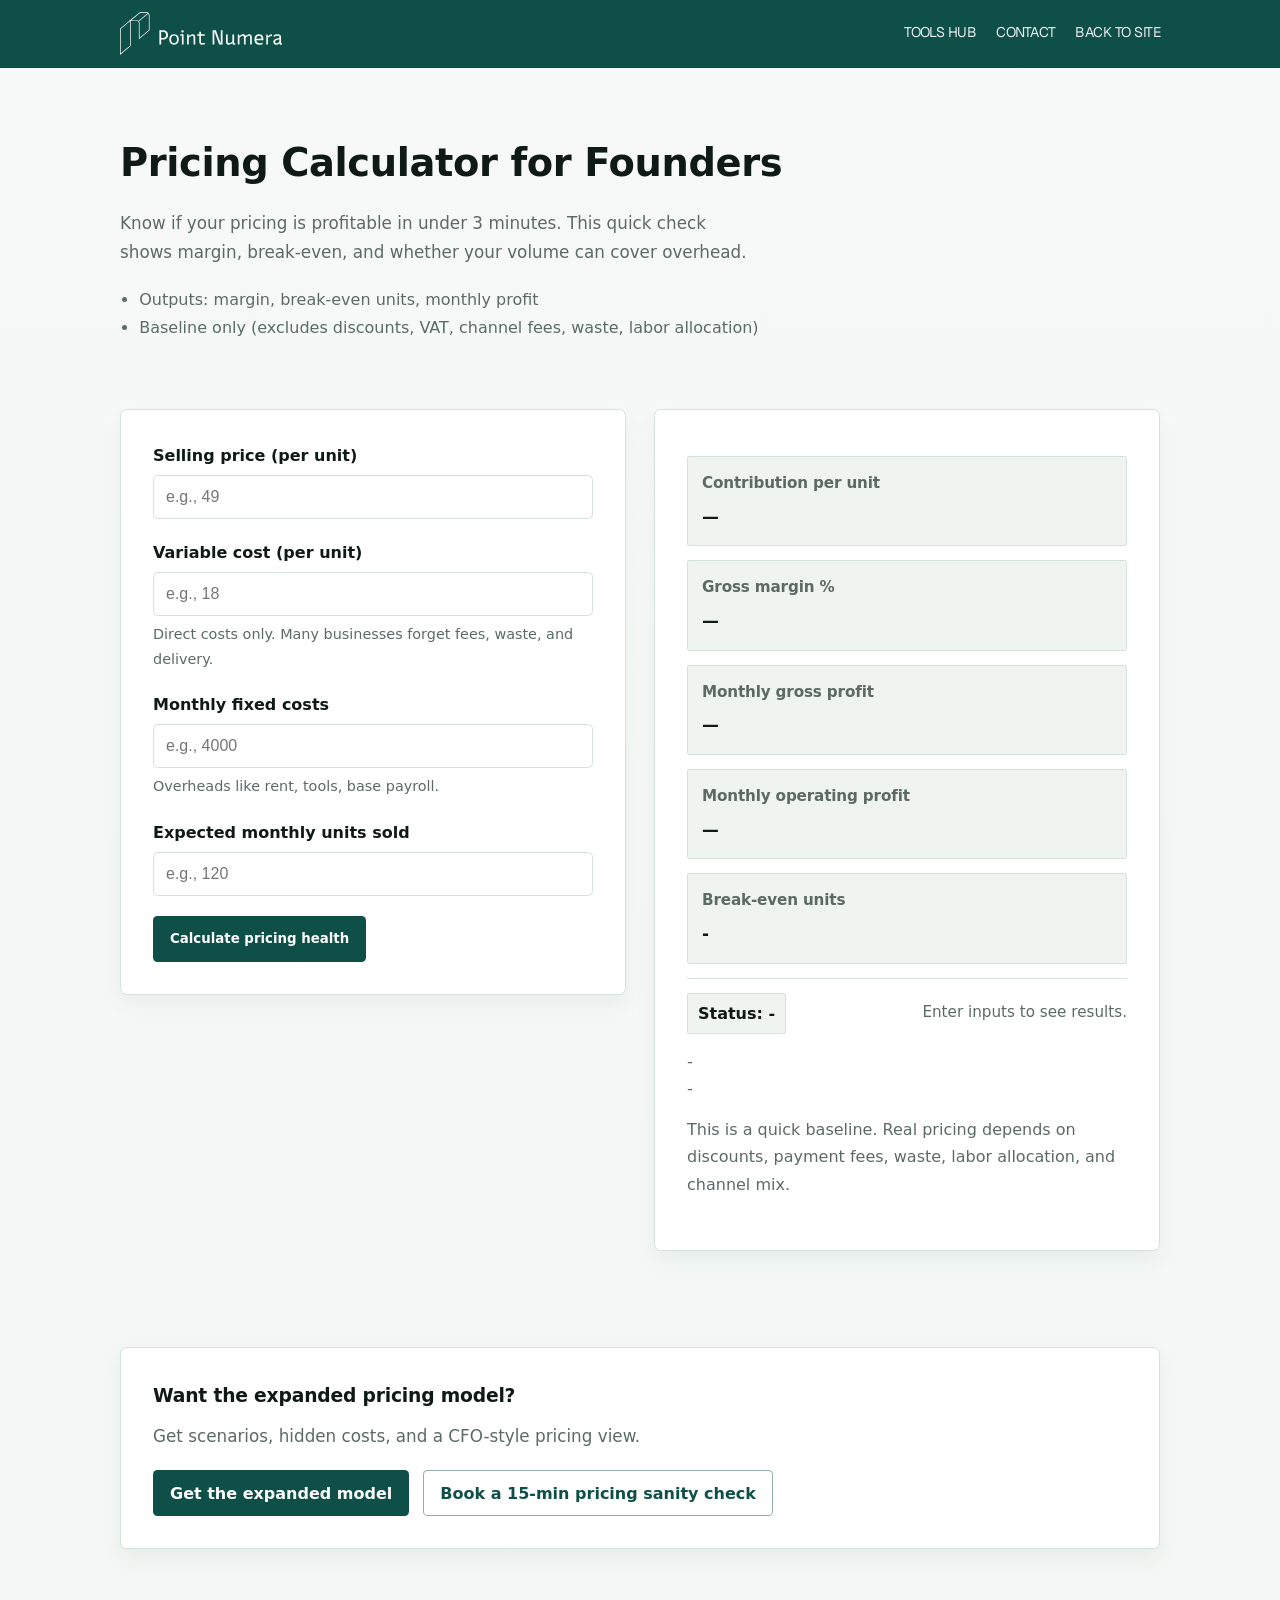
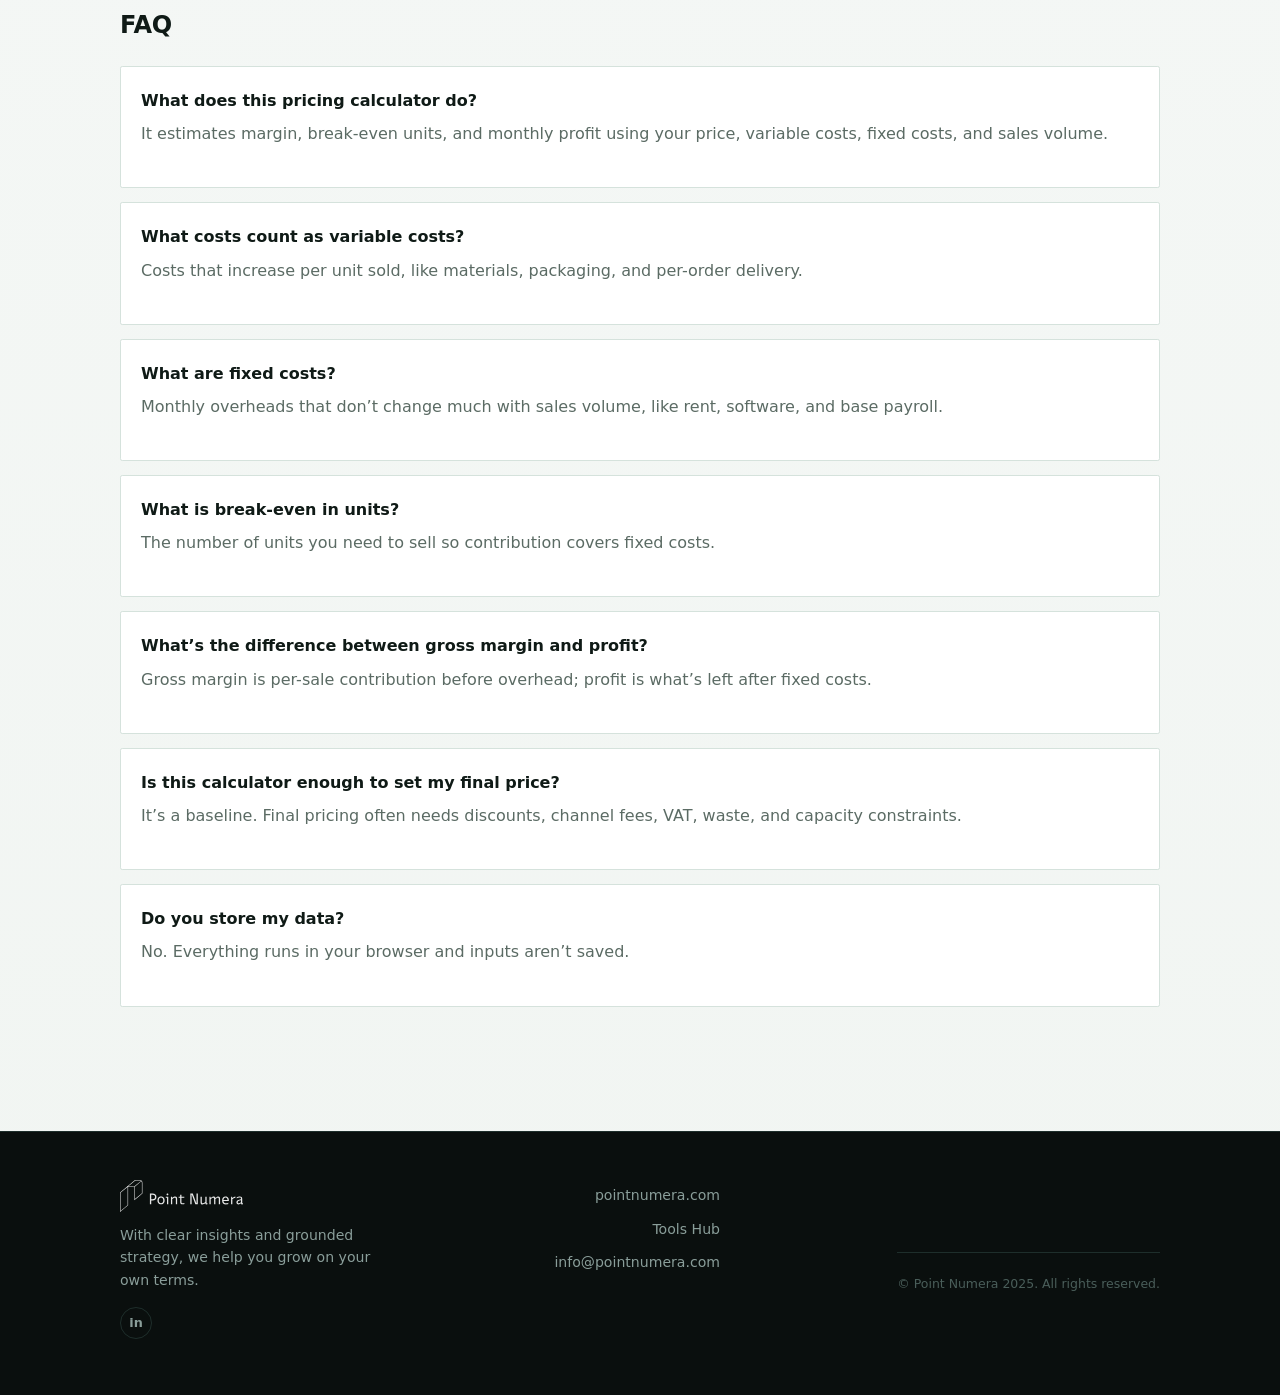
<file: tools/pricing-calculator/index.html>
﻿<!DOCTYPE html>
<html lang="en">
  <head>
    <meta charset="UTF-8" />
    <meta name="viewport" content="width=device-width, initial-scale=1.0" />
    <title>Pricing Calculator for Founders | Point Numera</title>
    <meta
      name="description"
      content="Check pricing profitability in under 3 minutes. See margin, break-even units, and profit at expected sales. Free baseline tool."
    />
    <link
      rel="canonical"
      href="https://pointnumera.com/tools/pricing-calculator/"
    />
    <meta
      property="og:title"
      content="Pricing Calculator for Founders | Point Numera"
    />
    <meta
      property="og:description"
      content="Check pricing profitability in under 3 minutes. See margin, break-even units, and profit at expected sales. Free baseline tool."
    />
    <meta property="og:type" content="website" />
    <meta
      property="og:url"
      content="https://pointnumera.com/tools/pricing-calculator/"
    />
    <meta property="og:image" content="https://tools.pointnumera.com/tools/shared/og-image.png" />
    <meta property="og:image:width" content="1200" />
    <meta property="og:image:height" content="630" />
    <meta name="twitter:card" content="summary_large_image" />
    <meta name="twitter:image" content="https://tools.pointnumera.com/tools/shared/og-image.png" />
    <link rel="stylesheet" href="../shared/base.css" />
    <link rel="stylesheet" href="../shared/ui.css" />
    <script src="../shared/capture.js" defer></script>
    <script src="../shared/app.js" defer></script>
    <style>
      .page-wrap {
        padding-bottom: var(--space-xxl);
      }
      .calc-grid {
        display: grid;
        gap: var(--space-lg);
        grid-template-columns: repeat(auto-fit, minmax(320px, 1fr));
        align-items: start;
      }
      .results-card {
        margin: 0;
        scroll-margin-top: 80px;
      }
      .status-badge {
        display: inline-flex;
        align-items: center;
        padding: 6px 10px;
        border-radius: var(--r-sm);
        font-weight: 600;
        border: 1px solid var(--color-border);
        background: var(--color-surface-2);
      }
      .status-risk {
        color: #b00020;
        border-color: rgba(176, 0, 32, 0.22);
      }
      .status-tight {
        color: #b36b00;
        border-color: rgba(179, 107, 0, 0.28);
      }
      .status-healthy {
        color: var(--color-primary);
        border-color: rgba(14, 79, 71, 0.28);
      }
      .error-text {
        color: #b00020;
        font-weight: 600;
        margin-top: var(--space-xs);
      }
      .result-grid {
        display: grid;
        gap: var(--space-sm);
        grid-template-columns: repeat(auto-fit, minmax(220px, 1fr));
        margin-top: var(--space-sm);
      }
      .result-item {
        padding: var(--space-sm);
        border: 1px solid var(--color-border);
        border-radius: var(--r-sm);
        background: var(--color-surface-2);
      }
      .result-item h4 {
        margin: 0 0 6px;
        font-size: 0.95rem;
        color: var(--color-muted);
      }
      .result-value {
        font-weight: 700;
        font-size: 1.05rem;
        color: var(--color-text);
      }
      .insights {
        margin-top: var(--space-sm);
        color: var(--color-muted);
      }
      .cta-card {
        margin-top: var(--space-xl);
      }
      .faq-list {
        margin-top: var(--space-md);
        display: grid;
        gap: var(--space-sm);
      }
      .faq-item {
        padding: var(--space-md);
        border: 1px solid var(--color-border);
        border-radius: var(--r-sm);
        background: var(--color-surface);
      }
      .faq-item strong {
        display: block;
        margin-bottom: var(--space-2xs);
      }
      .intro-list {
        list-style: disc;
        padding-left: 1.2rem;
        color: var(--color-muted);
      }
      .disclaimer {
        margin-top: var(--space-sm);
        color: var(--color-muted);
      }
      #pricing-capture {
        display: none;
        margin-top: var(--space-xs);
        padding-top: var(--space-md);
        padding-bottom: var(--space-md);
      }
      .section-compact {
        padding: var(--space-md) 0;
      }
      .section-divider {
        border-top: 1px solid var(--color-border);
        padding-top: var(--space-sm);
        margin-top: var(--space-sm);
      }
      .results-highlight {
        animation: pulseOutline 0.9s ease;
      }
      @keyframes pulseOutline {
        0% {
          box-shadow: 0 0 0 0 rgba(14, 79, 71, 0.25);
        }
        60% {
          box-shadow: 0 0 0 8px rgba(14, 79, 71, 0.08);
        }
        100% {
          box-shadow: 0 0 0 0 rgba(14, 79, 71, 0);
        }
      }
      @media (min-width: 769px) {
        .section-compact {
          padding: var(--space-lg) 0;
        }
      }
      .results-cue {
        display: none;
        font-size: 0.9rem;
        color: var(--color-muted);
        margin-top: var(--space-xs);
      }
      @media (max-width: 480px) {
        .calc-card,
        .results-card,
        .cta-card,
        .example-card {
          padding: var(--space-md);
        }
        .section-compact {
          padding: var(--space-md) 0;
        }
        .calc-grid {
          gap: var(--space-xl);
        }
      }

      /* ── Nav CTA ──────────────────────────────────────────────────────── */
      .btn-nav-cta {
        border: 1px solid rgba(255,255,255,0.4);
        color: #f0ede4;
        background: transparent;
        border-radius: var(--r-md);
        padding: 7px 18px;
        font-size: 0.85rem;
        font-family: inherit;
        white-space: nowrap;
        text-decoration: none;
        transition: border-color 0.15s, background 0.15s;
      }
      .btn-nav-cta:hover {
        background: rgba(255,255,255,0.08);
        border-color: rgba(255,255,255,0.7);
      }

      /* ── Tool footer ──────────────────────────────────────────────────── */
      .tool-footer {
        background: #0a0f0e;
        border-top: 1px solid #1e2e2b;
        padding: 48px 0 28px;
        margin-top: var(--space-xl);
      }
      .footer-inner {
        display: grid;
        grid-template-columns: 1fr 1fr;
        gap: var(--space-xl);
        align-items: start;
        margin-bottom: var(--space-lg);
      }
      .footer-brand img {
        display: block;
        height: 32px;
        width: auto;
        margin-bottom: 12px;
        filter: brightness(0) invert(1);
        opacity: 0.9;
      }
      .footer-tagline {
        font-size: 0.88rem;
        color: #8a9e9a;
        line-height: 1.6;
        margin: 0 0 16px;
        max-width: 280px;
      }
      .footer-linkedin {
        display: inline-flex;
        align-items: center;
        justify-content: center;
        width: 32px;
        height: 32px;
        border: 1px solid #1e2e2b;
        border-radius: 50%;
        color: #8a9e9a;
        font-size: 0.8rem;
        font-weight: 700;
        text-decoration: none;
        transition: border-color 0.15s, color 0.15s;
      }
      .footer-linkedin:hover {
        border-color: #A4D6A4;
        color: #A4D6A4;
      }
      .footer-right {
        display: flex;
        justify-content: flex-end;
        align-items: flex-start;
        padding-top: 4px;
      }
      .footer-links {
        display: flex;
        flex-direction: column;
        gap: 10px;
        text-align: right;
      }
      .footer-links a {
        font-size: 0.88rem;
        color: #8a9e9a;
        text-decoration: none;
        transition: color 0.15s;
      }
      .footer-links a:hover {
        color: #f0ede4;
      }
      .footer-copy {
        font-size: 0.78rem;
        color: #4a5e5a;
        border-top: 1px solid #1e2e2b;
        padding-top: 20px;
      }
      @media (max-width: 600px) {
        .footer-inner {
          grid-template-columns: 1fr;
          gap: var(--space-lg);
        }
        .footer-right {
          justify-content: flex-start;
        }
        .footer-links {
          text-align: left;
        }
      }
    </style>
  </head>
  <body>
    <div id="pn-nav-root" data-logo="../shared/logo.svg"></div>
    <script src="../shared/nav.js"></script>

    <main class="page-wrap">
      <section class="container hero">
        <h1>Pricing Calculator for Founders</h1>
        <p class="lead">
          Know if your pricing is profitable in under 3 minutes. This quick
          check shows margin, break-even, and whether your volume can cover
          overhead.
        </p>
        <ul class="intro-list">
          <li>Outputs: margin, break-even units, monthly profit</li>
          <li>
            Baseline only (excludes discounts, VAT, channel fees, waste, labor
            allocation)
          </li>
        </ul>
      </section>

      <section class="container section section-compact">
        <div class="calc-grid">
          <div class="card calc-card">
            <form id="pricing-form" class="form">
              <div class="input-group">
                <label for="price">Selling price (per unit)</label>
                <input
                  id="price"
                  name="price"
                  type="number"
                  min="0"
                  step="0.01"
                  required
                  placeholder="e.g., 49"
                />
              </div>

              <div class="input-group">
                <label for="varCost">Variable cost (per unit)</label>
                <input
                  id="varCost"
                  name="varCost"
                  type="number"
                  min="0"
                  step="0.01"
                  required
                  placeholder="e.g., 18"
                />
                <div class="helper-text">
                  Direct costs only. Many businesses forget fees, waste, and
                  delivery.
                </div>
              </div>

              <div class="input-group">
                <label for="fixedCosts">Monthly fixed costs</label>
                <input
                  id="fixedCosts"
                  name="fixedCosts"
                  type="number"
                  min="0"
                  step="0.01"
                  required
                  placeholder="e.g., 4000"
                />
                <div class="helper-text">
                  Overheads like rent, tools, base payroll.
                </div>
              </div>

              <div class="input-group">
                <label for="units">Expected monthly units sold</label>
                <input
                  id="units"
                  name="units"
                  type="number"
                  min="0"
                  step="1"
                  required
                  placeholder="e.g., 120"
                />
              </div>

              <div
                id="error"
                class="error-text"
                aria-live="polite"
                style="display: none"
              ></div>

              <button type="submit" class="btn btn-primary">
                Calculate pricing health
              </button>
              <div id="resultsCue" class="results-cue">Results below ↓</div>
            </form>
          </div>

          <div id="results" class="card results-card" aria-live="polite">
            <div id="results-anchor" aria-hidden="true"></div>
            <div class="result-grid" aria-live="polite">
              <div class="result-item">
                <h4>Contribution per unit</h4>
                <div id="contribution" class="result-value">-</div>
              </div>
              <div class="result-item">
                <h4>Gross margin %</h4>
                <div id="margin" class="result-value">—</div>
              </div>
              <div class="result-item">
                <h4>Monthly gross profit</h4>
                <div id="grossProfit" class="result-value">—</div>
              </div>
              <div class="result-item">
                <h4>Monthly operating profit</h4>
                <div id="operatingProfit" class="result-value">—</div>
              </div>
              <div class="result-item">
                <h4>Break-even units</h4>
                <div id="breakeven" class="result-value">-</div>
              </div>
            </div>

            <div
              class="flex space-between gap-md"
              style="
                flex-wrap: wrap;
                margin-top: var(--space-sm);
                border-top: 1px solid var(--color-border);
                padding-top: var(--space-sm);
              "
            >
              <span id="statusLabel" class="status-badge">Status: -</span>
              <div class="text-subtle" id="resultsHelper">
                Enter inputs to see results.
              </div>
            </div>

            <div class="insights">
              <div id="insightLine1">-</div>
              <div id="insightLine2">-</div>
            </div>
            <p class="disclaimer">
              This is a quick baseline. Real pricing depends on discounts,
              payment fees, waste, labor allocation, and channel mix.
            </p>
          </div>
        </div>
      </section>

      <section
        id="pricing-capture"
        class="container section section-compact cta-card"
      >
        <div class="card section-divider capture-card">
          <div class="capture-content">
            <h3>Get the expanded pricing model</h3>
            <p>
              I'll email you the extended version plus a few interpretation
              notes.
            </p>
          </div>
          <form
            id="pricingCaptureForm"
            class="capture-form"
            data-capture
            action="https://assets.mailerlite.com/jsonp/1801866/forms/173696433480795956/subscribe"
            method="post"
          >
            <input type="hidden" name="ml-submit" value="1" />
            <input type="hidden" name="anticsrf" value="true" />
            <input
              type="hidden"
              name="fields[source_tool]"
              value="pricing_calculator"
            />
            <div class="row-form">
              <div class="capture-fields">
                <div class="form-row capture-hide-on-success">
                  <label for="pricingCaptureName">Name (optional)</label>
                  <input
                    id="pricingCaptureName"
                    type="text"
                    name="fields[name]"
                    placeholder="Your name"
                  />
                </div>
                <div class="form-row capture-hide-on-success">
                  <label for="pricingCaptureEmail">Email</label>
                  <input
                    id="pricingCaptureEmail"
                    type="email"
                    name="fields[email]"
                    placeholder="you@example.com"
                    required
                  />
                </div>
                <div class="form-row checkbox-row capture-hide-on-success">
                  <label>
                    <input
                      type="checkbox"
                      name="fields[consent_checkbox]"
                      value="yes"
                      required
                    />
                    <span>
                      I agree to receive the expanded model and occasional
                      updates.
                    </span>
                  </label>
                </div>
                <div class="form-actions">
                  <button
                    type="submit"
                    class="btn btn-primary capture-hide-on-success"
                  >
                    Send it to me
                  </button>
                  <a
                    class="btn btn-secondary"
                    href="https://cal.com/pointnumera/pricing-sanity-check"
                    target="_blank"
                    rel="noopener noreferrer"
                    >Book a 15-min pricing sanity check</a
                  >
                </div>
              </div>
              <div class="form-msg" aria-live="polite"></div>
            </div>
            <div class="row-success" style="display: none">
              <div
                class="form-msg"
                id="pricingCaptureMsg"
                aria-live="polite"
              ></div>
              <div class="form-actions">
                <a
                  class="btn btn-secondary"
                  href="https://cal.com/pointnumera/pricing-sanity-check"
                  target="_blank"
                  rel="noopener noreferrer"
                  >Book a 15-min pricing sanity check</a
                >
              </div>
            </div>
          </form>
        </div>
      </section>

      <section
        id="cta-secondary"
        class="container section section-compact cta-card"
      >
        <div class="card">
          <h3>Want the expanded pricing model?</h3>
          <p class="lead">
            Get scenarios, hidden costs, and a CFO-style pricing view.
          </p>
          <div class="flex gap-sm" style="flex-wrap: wrap">
            <a
              id="expandedModelLink"
              class="btn btn-primary"
              href="#"
              target="_blank"
              rel="noopener"
              >Get the expanded model</a
            >
            <a
              id="bookingLink"
              class="btn btn-secondary"
              href="#"
              target="_blank"
              rel="noopener noreferrer"
              >Book a 15-min pricing sanity check</a
            >
          </div>
        </div>
      </section>

      <section class="container section section-compact">
        <h2>FAQ</h2>
        <div class="faq-list">
          <div class="faq-item">
            <strong>What does this pricing calculator do?</strong>
            <p>
              It estimates margin, break-even units, and monthly profit using
              your price, variable costs, fixed costs, and sales volume.
            </p>
          </div>
          <div class="faq-item">
            <strong>What costs count as variable costs?</strong>
            <p>
              Costs that increase per unit sold, like materials, packaging, and
              per-order delivery.
            </p>
          </div>
          <div class="faq-item">
            <strong>What are fixed costs?</strong>
            <p>
              Monthly overheads that don’t change much with sales volume, like
              rent, software, and base payroll.
            </p>
          </div>
          <div class="faq-item">
            <strong>What is break-even in units?</strong>
            <p>
              The number of units you need to sell so contribution covers fixed
              costs.
            </p>
          </div>
          <div class="faq-item">
            <strong
              >What’s the difference between gross margin and profit?</strong
            >
            <p>
              Gross margin is per-sale contribution before overhead; profit is
              what’s left after fixed costs.
            </p>
          </div>
          <div class="faq-item">
            <strong>Is this calculator enough to set my final price?</strong>
            <p>
              It’s a baseline. Final pricing often needs discounts, channel
              fees, VAT, waste, and capacity constraints.
            </p>
          </div>
          <div class="faq-item">
            <strong>Do you store my data?</strong>
            <p>No. Everything runs in your browser and inputs aren’t saved.</p>
          </div>
        </div>
      </section>
    </main>

    <footer class="tool-footer">
      <div class="container">
        <div class="footer-inner">
          <div class="footer-left">
            <a href="https://www.pointnumera.com" class="footer-brand">
              <img src="../shared/logo.svg" alt="Point Numera" />
            </a>
            <p class="footer-tagline">
              With clear insights and grounded strategy,
              we help you grow on your own terms.
            </p>
            <a
              href="https://www.linkedin.com/company/point-numera"
              target="_blank"
              rel="noopener noreferrer"
              class="footer-linkedin"
              aria-label="Point Numera on LinkedIn"
            >in</a>
          </div>
          <div class="footer-right">
            <nav class="footer-links">
              <a href="https://www.pointnumera.com">pointnumera.com</a>
              <a href="/tools/">Tools Hub</a>
              <a href="mailto:info@pointnumera.com">info@pointnumera.com</a>
            </nav>
          </div>
        </div>
        <div class="footer-copy">
          &copy; Point Numera 2025. All rights reserved.
        </div>
      </div>
    </footer>

    <div id="scrollCue" class="pn-scroll-cue">
      <span id="scrollCueText" class="pn-scroll-cue-text"
        >↓ Results & expanded model below</span
      >
      <span class="pn-scroll-cue-action">Jump</span>
    </div>

    <script type="application/ld+json">
      {
        "@context": "https://schema.org",
        "@type": "FAQPage",
        "mainEntity": [
          {
            "@type": "Question",
            "name": "What does this pricing calculator do?",
            "acceptedAnswer": {
              "@type": "Answer",
              "text": "It estimates margin, break-even units, and monthly profit using your price, variable costs, fixed costs, and sales volume."
            }
          },
          {
            "@type": "Question",
            "name": "What costs count as variable costs?",
            "acceptedAnswer": {
              "@type": "Answer",
              "text": "Costs that increase per unit sold, like materials, packaging, and per-order delivery."
            }
          },
          {
            "@type": "Question",
            "name": "What are fixed costs?",
            "acceptedAnswer": {
              "@type": "Answer",
              "text": "Monthly overheads that don’t change much with sales volume, like rent, software, and base payroll."
            }
          },
          {
            "@type": "Question",
            "name": "What is break-even in units?",
            "acceptedAnswer": {
              "@type": "Answer",
              "text": "The number of units you need to sell so contribution covers fixed costs."
            }
          },
          {
            "@type": "Question",
            "name": "What’s the difference between gross margin and profit?",
            "acceptedAnswer": {
              "@type": "Answer",
              "text": "Gross margin is per-sale contribution before overhead; profit is what’s left after fixed costs."
            }
          },
          {
            "@type": "Question",
            "name": "Is this calculator enough to set my final price?",
            "acceptedAnswer": {
              "@type": "Answer",
              "text": "It’s a baseline. Final pricing often needs discounts, channel fees, VAT, waste, and capacity constraints."
            }
          },
          {
            "@type": "Question",
            "name": "Do you store my data?",
            "acceptedAnswer": {
              "@type": "Answer",
              "text": "No. Everything runs in your browser and inputs aren’t saved."
            }
          }
        ]
      }
    </script>

    <script>
      const EXPANDED_MODEL_URL =
        "https://preview.mailerlite.io/forms/1801866/173696433480795956/share";
      const BOOKING_URL = "https://cal.com/pointnumera/pricing-sanity-check";

      const form = document.getElementById("pricing-form");
      const errorEl = document.getElementById("error");
      const resultsEl = document.getElementById("results");
      const resultsAnchor = document.getElementById("results-anchor");
      const statusLabel = document.getElementById("statusLabel");
      const contributionEl = document.getElementById("contribution");
      const marginEl = document.getElementById("margin");
      const grossProfitEl = document.getElementById("grossProfit");
      const operatingProfitEl = document.getElementById("operatingProfit");
      const breakevenEl = document.getElementById("breakeven");
      const insightLine1 = document.getElementById("insightLine1");
      const insightLine2 = document.getElementById("insightLine2");
      const expandedLink = document.getElementById("expandedModelLink");
      const bookingLink = document.getElementById("bookingLink");
      const helperText = document.getElementById("resultsHelper");
      const captureSection = document.getElementById("pricing-capture");
      const resultsCue = document.getElementById("resultsCue");
      const scrollCue = document.getElementById("scrollCue");
      const scrollCueText = document.getElementById("scrollCueText");
      const ctaSecondary = document.getElementById("cta-secondary");
      let scrollCueStep = 0;
      let cueTimeout = null;
      let scrollHandlerAttached = false;
      const rootStyle = document.documentElement.style;

      expandedLink.href = EXPANDED_MODEL_URL;
      bookingLink.href = BOOKING_URL;

      const fmtCurrency = (value) =>
        new Intl.NumberFormat("en-IE", {
          style: "currency",
          currency: "EUR",
          minimumFractionDigits: 0,
          maximumFractionDigits: 0,
        }).format(value);

      const fmtPercent = (value) => `${(value * 100).toFixed(1)}%`;

      const setError = (msg) => {
        errorEl.textContent = msg;
        errorEl.style.display = msg ? "block" : "none";
      };

      const setStatus = (profit, margin) => {
        statusLabel.classList.remove(
          "status-risk",
          "status-tight",
          "status-healthy"
        );
        if (profit < 0) {
          statusLabel.textContent = "Status: At risk";
          statusLabel.classList.add("status-risk");
        } else if (margin < 0.4) {
          statusLabel.textContent = "Status: Tight";
          statusLabel.classList.add("status-tight");
        } else {
          statusLabel.textContent = "Status: Healthy";
          statusLabel.classList.add("status-healthy");
        }
      };

      const resetPlaceholders = () => {
        contributionEl.textContent = "—";
        marginEl.textContent = "—";
        grossProfitEl.textContent = "—";
        operatingProfitEl.textContent = "—";
        breakevenEl.textContent = "-";
        statusLabel.textContent = "Status: -";
        helperText.textContent = "Enter inputs to see results.";
        statusLabel.classList.remove(
          "status-risk",
          "status-tight",
          "status-healthy"
        );
        if (captureSection) captureSection.style.display = "none";
        if (resultsCue) resultsCue.style.display = "none";
        if (cueTimeout) clearTimeout(cueTimeout);
        if (scrollHandlerAttached) {
          window.removeEventListener("scroll", handleCueScroll);
          scrollHandlerAttached = false;
        }
        hideScrollCue();
      };

      resetPlaceholders();

      form.addEventListener("submit", (event) => {
        event.preventDefault();
        const price = parseFloat(form.price.value);
        const varCost = parseFloat(form.varCost.value);
        const fixedCosts = parseFloat(form.fixedCosts.value);
        const units = parseFloat(form.units.value);

        if (
          !price ||
          !varCost ||
          !fixedCosts ||
          !units ||
          price <= 0 ||
          varCost <= 0 ||
          fixedCosts <= 0 ||
          units <= 0
        ) {
          setError("Please enter values greater than 0 in all fields.");
          resetPlaceholders();
          return;
        }

        if (varCost >= price) {
          setError(
            "You lose money on every sale at this price. Lower costs or raise the price."
          );
          resetPlaceholders();
          return;
        }

        setError("");

        const contribution = price - varCost;
        const margin = contribution / price;
        const grossProfit = contribution * units;
        const operatingProfit = grossProfit - fixedCosts;
        const breakevenUnits = Math.ceil(fixedCosts / contribution);

        contributionEl.textContent = fmtCurrency(contribution);
        marginEl.textContent = fmtPercent(margin);
        grossProfitEl.textContent = fmtCurrency(grossProfit);
        operatingProfitEl.textContent = fmtCurrency(operatingProfit);
        breakevenEl.textContent = `${breakevenUnits.toLocaleString(
          "en-IE"
        )} units`;

        setStatus(operatingProfit, margin);

        const coversFixed = operatingProfit >= 0;
        insightLine1.textContent = `At ${units.toLocaleString(
          "en-IE"
        )} units/month, you ${
          coversFixed ? "cover" : "do not cover"
        } your fixed costs.`;
        insightLine2.textContent = `Break-even is ~${breakevenUnits.toLocaleString(
          "en-IE"
        )} units/month at this pricing.`;

        helperText.textContent = "Updated results based on your inputs.";
        if (captureSection) captureSection.style.display = "block";
        if (ctaSecondary) ctaSecondary.style.display = "none";

        const showCue = () => {
          if (!resultsCue) return;
          resultsCue.style.display = "block";
          if (cueTimeout) clearTimeout(cueTimeout);
          cueTimeout = setTimeout(hideCue, 3000);
          if (!scrollHandlerAttached) {
            window.addEventListener("scroll", handleCueScroll);
            scrollHandlerAttached = true;
          }
        };

        const hideCue = () => {
          if (!resultsCue) return;
          resultsCue.style.display = "none";
          if (cueTimeout) clearTimeout(cueTimeout);
          if (scrollHandlerAttached) {
            window.removeEventListener("scroll", handleCueScroll);
            scrollHandlerAttached = false;
          }
        };

        function handleCueScroll() {
          const y = window.scrollY + window.innerHeight * 0.25;
          if (y >= resultsEl.offsetTop) {
            hideCue();
          }
        }

        showCue();
        showScrollCue();
      });

      function showScrollCue() {
        if (!scrollCue || !scrollCueText) return;
        scrollCueStep = 0;
        scrollCueText.textContent = "↓ Results & expanded model below";
        scrollCue.style.display = "flex";
        document.body.classList.add("pn-scroll-padding");
        const cueHeight = scrollCue.getBoundingClientRect().height || 0;
        rootStyle.setProperty("--pn-sticky-offset", `${cueHeight + 16}px`);
      }

      function hideScrollCue() {
        if (!scrollCue) return;
        scrollCue.style.display = "none";
        document.body.classList.remove("pn-scroll-padding");
        rootStyle.setProperty("--pn-sticky-offset", "0px");
      }

      if (scrollCue) {
        scrollCue.addEventListener("click", () => {
          if (scrollCueStep === 0) {
            if (resultsAnchor) {
              resultsAnchor.scrollIntoView({
                behavior: "smooth",
                block: "start",
              });
            } else {
              window.scrollTo({
                top:
                  resultsEl.getBoundingClientRect().top + window.scrollY - 70,
                behavior: "smooth",
              });
            }
            scrollCueStep = 1;
            if (scrollCueText)
              scrollCueText.textContent = "↓ Get the expanded model";
          } else {
            if (captureSection) {
              captureSection.style.display = "block";
              const targetTop =
                captureSection.getBoundingClientRect().top +
                window.scrollY -
                70;
              window.scrollTo({ top: targetTop, behavior: "smooth" });
            }
            hideScrollCue();
          }
        });
      }
    </script>
  </body>
</html>
</file>
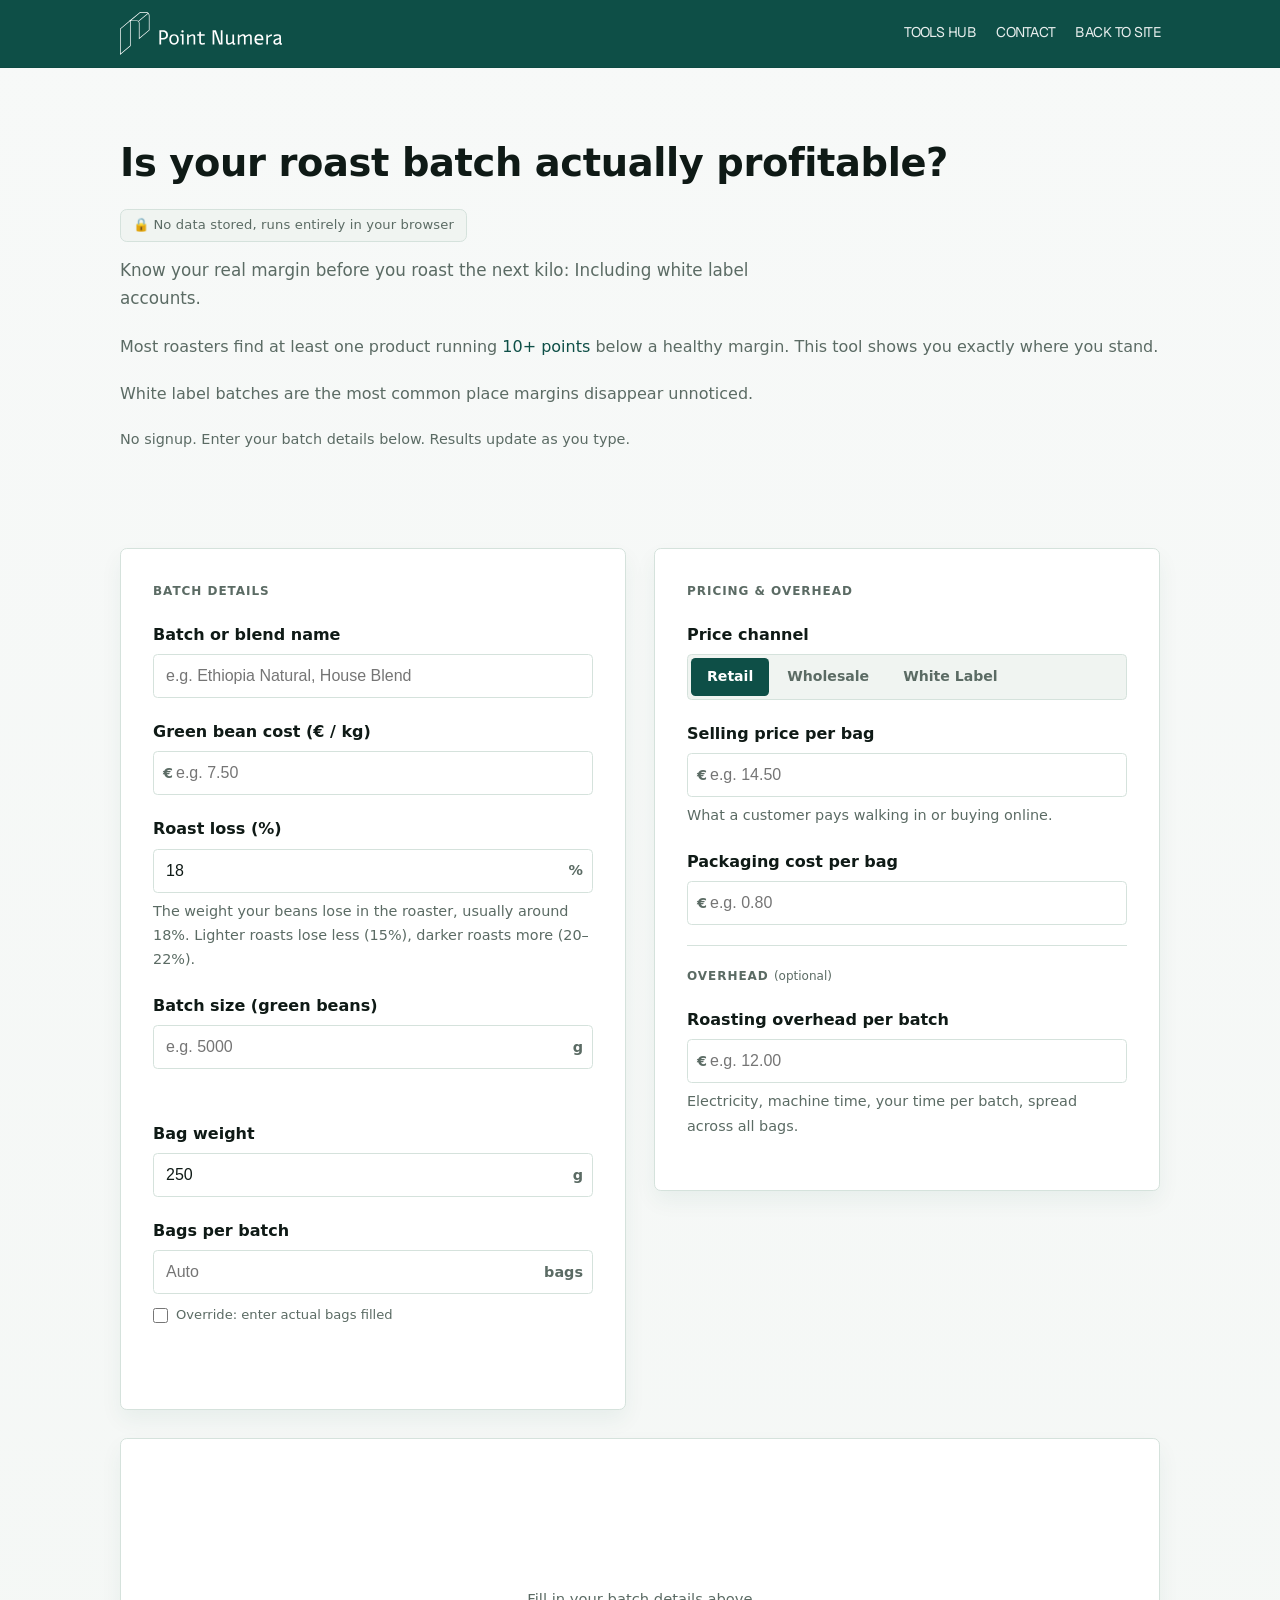
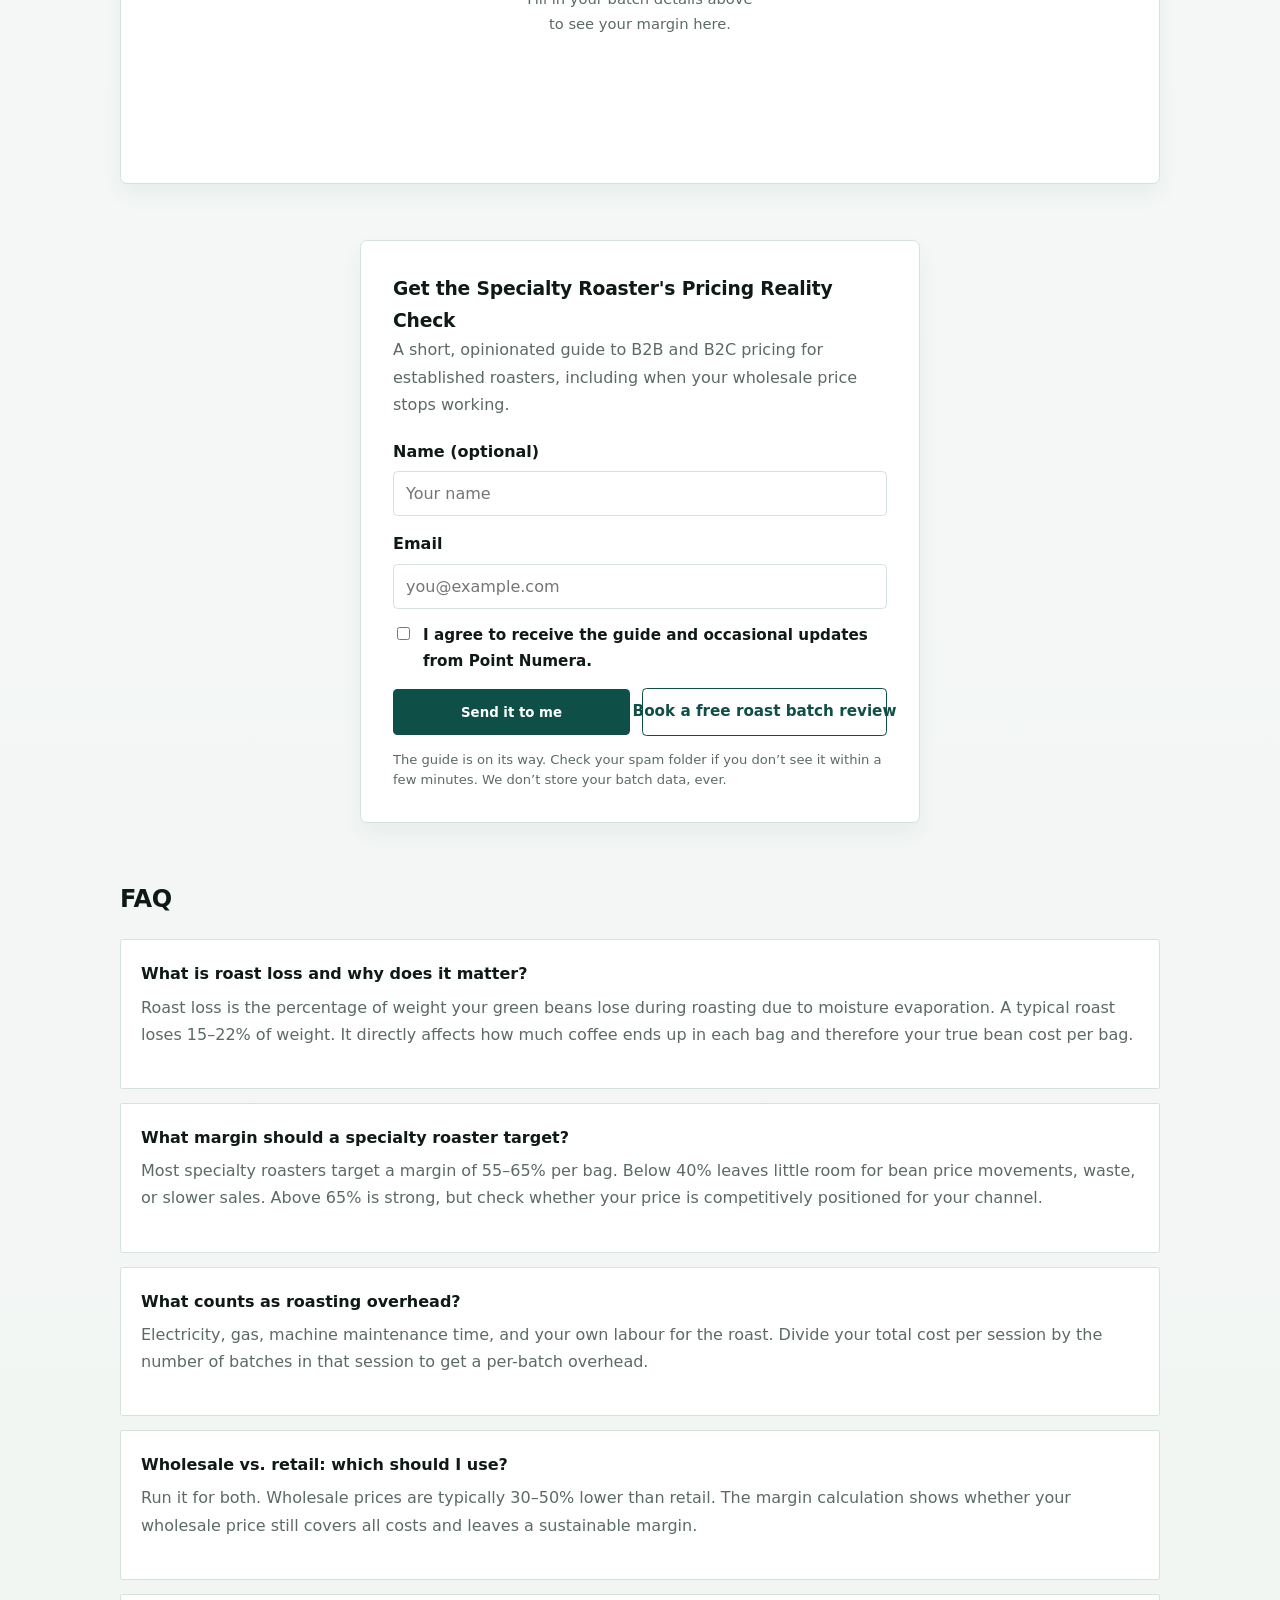
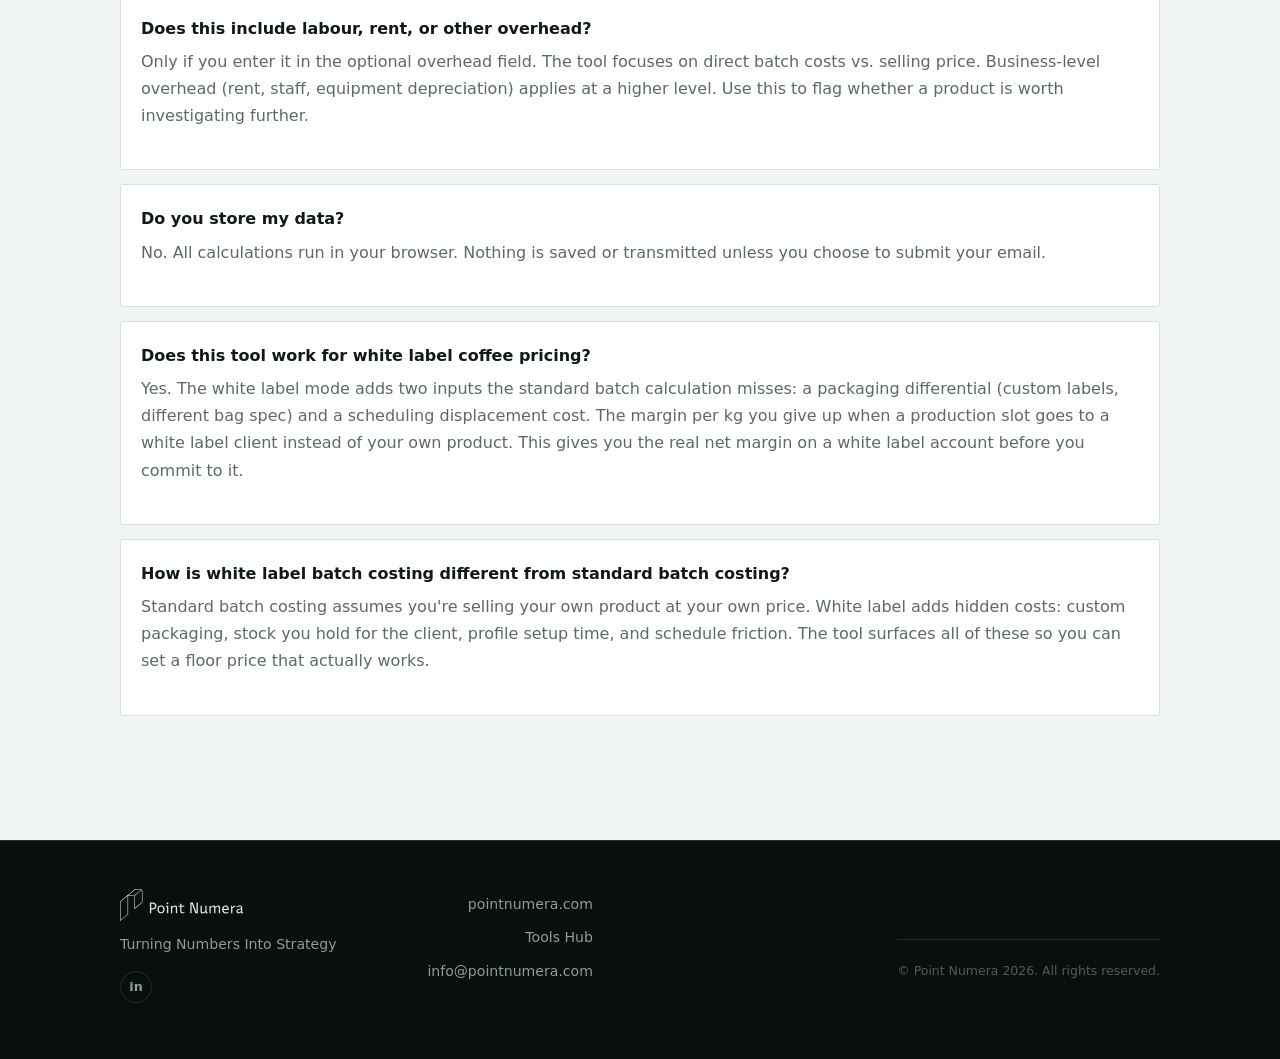
<file: tools/roast-batch-checker/index.html>
<!doctype html>
<html lang="en">
  <head>
    <meta charset="UTF-8" />
    <meta name="viewport" content="width=device-width, initial-scale=1.0" />
    <title>Roast Batch Profitability Checker | Point Numera</title>
    <meta
      name="description"
      content="Calculate your real roast batch margin - including white label accounts. Enter bean cost, batch size, packaging, and selling price. Results in under a minute."
    />
    <link
      rel="canonical"
      href="https://pointnumera.com/tools/roast-batch-checker/"
    />
    <meta
      property="og:title"
      content="Roast Batch Profitability Checker | Point Numera"
    />
    <meta
      property="og:description"
      content="Calculate your real roast batch margin - including white label accounts. Enter bean cost, batch size, packaging, and selling price. Results in under a minute."
    />
    <meta property="og:type" content="website" />
    <meta
      property="og:url"
      content="https://pointnumera.com/tools/roast-batch-checker/"
    />
    <meta property="og:image" content="https://tools.pointnumera.com/tools/shared/og-image.png" />
    <meta property="og:image:width" content="1200" />
    <meta property="og:image:height" content="630" />
    <meta name="twitter:card" content="summary_large_image" />
    <meta name="twitter:image" content="https://tools.pointnumera.com/tools/shared/og-image.png" />
    <link rel="stylesheet" href="../shared/base.css" />
    <link rel="stylesheet" href="../shared/ui.css" />
    <script src="../shared/capture.js" defer></script>
    <script src="../shared/app.js" defer></script>
    <style>
      .page-wrap {
        padding-bottom: var(--space-xxl);
      }

      /* ── Two-column tool grid ─────────────────────────────────────────────── */
      .calc-grid {
        display: grid;
        gap: var(--space-lg);
        grid-template-columns: 1fr 1fr;
        align-items: start;
      }
      .results-card {
        grid-column: 1 / -1;
        scroll-margin-top: 140px;
      }
      @media (max-width: 768px) {
        .calc-grid {
          grid-template-columns: 1fr;
        }
        .results-card {
          grid-column: 1;
        }
      }

      /* ── Input suffix/prefix wrappers ────────────────────────────────────── */
      .input-suffix-wrap {
        position: relative;
        display: flex;
        align-items: center;
      }
      .input-suffix-wrap input {
        width: 100%;
        padding-right: 38px;
      }
      .input-suffix {
        position: absolute;
        right: 10px;
        font-weight: 600;
        color: var(--color-muted);
        pointer-events: none;
        font-size: 0.9rem;
        white-space: nowrap;
      }
      .input-prefix-wrap {
        position: relative;
        display: flex;
        align-items: center;
      }
      .input-prefix-wrap input {
        width: 100%;
        padding-left: 22px;
      }
      .input-prefix {
        position: absolute;
        left: 10px;
        font-weight: 600;
        color: var(--color-muted);
        pointer-events: none;
        font-size: 0.9rem;
      }

      /* ── Wholesale / retail pill toggle ──────────────────────────────────── */
      .pill-toggle {
        display: inline-flex;
        background: var(--color-surface-2);
        border: 1px solid var(--color-border);
        border-radius: var(--r-md);
        padding: 3px;
        gap: 2px;
      }
      .pill-toggle input[type="radio"] {
        display: none;
      }
      .pill-toggle label {
        padding: 7px 16px;
        font-size: 0.88rem;
        font-weight: 600;
        cursor: pointer;
        color: var(--color-muted);
        border-radius: var(--r-md);
        transition: background 0.18s, color 0.18s;
        user-select: none;
        margin: 0;
      }
      .pill-toggle input[type="radio"]:checked + label {
        background: var(--color-primary);
        color: #ffffff;
      }

      /* ── Override checkbox row ───────────────────────────────────────────── */
      .override-row {
        display: flex;
        align-items: center;
        gap: 8px;
        margin-top: 4px;
      }
      .override-row input[type="checkbox"] {
        width: 15px;
        height: 15px;
        accent-color: var(--color-primary);
        cursor: pointer;
        flex-shrink: 0;
        margin: 0;
      }
      .override-row label {
        font-size: 0.82rem;
        font-weight: 400;
        color: var(--color-muted);
        cursor: pointer;
        margin: 0;
      }

      /* ── Form section divider ────────────────────────────────────────────── */
      .form-divider {
        border: none;
        border-top: 1px solid var(--color-border);
        margin: var(--space-md) 0;
      }
      .form-section-label {
        font-size: 0.75rem;
        font-weight: 700;
        letter-spacing: 0.08em;
        text-transform: uppercase;
        color: var(--color-muted);
        margin: 0 0 var(--space-sm);
      }

      /* ── Status badges ───────────────────────────────────────────────────── */
      .status-badge {
        display: inline-flex;
        align-items: center;
        padding: 4px 10px;
        border-radius: var(--r-sm);
        font-weight: 600;
        font-size: 0.82rem;
        border: 1px solid var(--color-border);
        background: var(--color-surface-2);
        white-space: nowrap;
      }
      .status-healthy {
        color: var(--color-primary);
        border-color: rgba(14, 79, 71, 0.3);
        background: rgba(14, 79, 71, 0.06);
      }
      .status-tight {
        color: #b36b00;
        border-color: rgba(179, 107, 0, 0.3);
        background: rgba(179, 107, 0, 0.06);
      }
      .status-risk {
        color: #b00020;
        border-color: rgba(176, 0, 32, 0.25);
        background: rgba(176, 0, 32, 0.06);
      }

      /* ── Results empty state ─────────────────────────────────────────────── */
      .results-empty {
        display: flex;
        flex-direction: column;
        align-items: center;
        justify-content: center;
        text-align: center;
        min-height: 280px;
        padding: 40px 20px;
        color: var(--color-muted);
      }
      .results-empty p {
        margin: 0;
        font-size: 0.92rem;
        color: var(--color-muted);
      }

      /* ── Results: header ─────────────────────────────────────────────────── */
      .result-header {
        display: flex;
        align-items: center;
        justify-content: space-between;
        flex-wrap: wrap;
        gap: var(--space-xs);
        margin-bottom: var(--space-md);
      }
      .result-batch-name {
        font-family: "Ancizar Sans", system-ui, sans-serif;
        font-weight: 700;
        font-size: 1.1rem;
        color: var(--color-text);
      }

      /* ── Primary result highlight (yellow box) ───────────────────────────── */
      .result-cost-highlight {
        background: #f4ecbd;
        border-radius: var(--r-md);
        padding: var(--space-md);
        margin-bottom: var(--space-md);
      }
      .rch-label {
        font-size: 0.78rem;
        font-weight: 700;
        color: #6b5500;
        text-transform: uppercase;
        letter-spacing: 0.07em;
        margin-bottom: 4px;
      }
      .rch-value {
        font-family: "Ancizar Sans", system-ui, sans-serif;
        font-size: 2.1rem;
        font-weight: 700;
        color: #2a1f00;
        line-height: 1.1;
      }
      .rch-sub {
        font-size: 0.85rem;
        color: #7a6a30;
        margin-top: 4px;
      }

      /* ── Metrics grid ────────────────────────────────────────────────────── */
      .result-grid {
        display: grid;
        gap: var(--space-sm);
        grid-template-columns: repeat(auto-fit, minmax(130px, 1fr));
        margin-bottom: var(--space-md);
      }
      .result-item {
        padding: var(--space-sm);
        border: 1px solid var(--color-border);
        border-radius: var(--r-sm);
        background: var(--color-surface-2);
      }
      .result-item h4 {
        margin: 0 0 4px;
        font-size: 0.75rem;
        font-weight: 700;
        color: var(--color-muted);
        text-transform: uppercase;
        letter-spacing: 0.06em;
      }
      .result-value {
        font-weight: 700;
        font-size: 1.05rem;
        color: var(--color-text);
      }
      .result-value.val-positive { color: #1a7a3a; }
      .result-value.val-tight    { color: #b36b00; }
      .result-value.val-risk     { color: #b00020; }

      /* Break-even item (shown only when overhead > 0) */
      .breakeven-item { display: none; }

      /* ── Interpretation block ────────────────────────────────────────────── */
      .interpretation-block {
        padding: var(--space-sm) var(--space-md);
        border-left: 3px solid var(--color-secondary);
        background: rgba(164, 214, 164, 0.08);
        border-radius: 0 var(--r-sm) var(--r-sm) 0;
        margin-bottom: var(--space-md);
      }
      .interpretation-block p {
        margin: 0 0 var(--space-xs);
        font-size: 0.92rem;
        color: var(--color-text);
      }
      .interpretation-block p:last-child { margin-bottom: 0; }
      .interp-lever  { color: var(--color-muted) !important; }
      .interp-action { font-weight: 700; color: var(--color-primary) !important; }

      /* ── Sensitivity table ───────────────────────────────────────────────── */
      .sensitivity-section {
        margin-bottom: var(--space-md);
      }
      .sensitivity-label {
        font-size: 0.75rem;
        font-weight: 700;
        letter-spacing: 0.08em;
        text-transform: uppercase;
        color: var(--color-muted);
        margin-bottom: var(--space-xs);
      }
      .sensitivity-table {
        width: 100%;
        font-size: 0.88rem;
      }
      .sensitivity-table th {
        font-size: 0.72rem;
        font-weight: 700;
        letter-spacing: 0.07em;
        text-transform: uppercase;
        color: var(--color-muted);
        text-align: right;
        padding: 5px 8px 8px;
        border-bottom: 1px solid var(--color-border);
      }
      .sensitivity-table th:first-child { text-align: left; }
      .sensitivity-table td {
        padding: 8px 8px;
        border-bottom: 1px solid var(--color-border);
        text-align: right;
        color: var(--color-text);
      }
      .sensitivity-table td:first-child { text-align: left; color: var(--color-muted); }
      .sensitivity-table tr:last-child td { border-bottom: none; }
      .sensitivity-table tr.row-current td { color: var(--color-primary); font-weight: 700; }
      .sensitivity-table tr.row-current td:first-child { color: var(--color-primary); }
      .delta-neg { color: #b00020 !important; }
      .delta-pos { color: #1a7a3a !important; }

      /* ── Disclaimer ──────────────────────────────────────────────────────── */
      .disclaimer {
        margin-top: var(--space-sm);
        font-size: 0.85rem;
        color: var(--color-muted);
      }

      /* ── CTA capture card ────────────────────────────────────────────────── */
      .btn-outline-primary {
        display: inline-flex;
        align-items: center;
        justify-content: center;
        background: #ffffff;
        border: 1px solid var(--color-primary);
        color: var(--color-primary);
        border-radius: var(--r-md);
        padding: 10px 20px;
        font-size: 0.95rem;
        font-weight: 600;
        font-family: inherit;
        cursor: pointer;
        text-decoration: none;
        transition: background 0.15s ease;
        white-space: nowrap;
      }
      .btn-outline-primary:hover {
        background: rgba(14, 79, 71, 0.06);
        color: var(--color-primary);
      }
      .form-actions {
        display: flex;
        flex-wrap: wrap;
        gap: var(--space-sm);
      }
      .form-actions > * {
        flex: 1;
        min-width: 0;
        text-align: center;
        justify-content: center;
      }
      @media (max-width: 480px) {
        .form-actions { flex-direction: column; }
        .form-actions > * { flex: unset; width: 100%; }
      }
      .form-disclaimer {
        font-size: 0.82rem;
        color: var(--color-muted);
        margin-top: var(--space-sm);
        line-height: 1.5;
      }

      .optional-tag {
        display: inline-block;
        font-size: 0.7rem;
        font-weight: 600;
        color: var(--color-muted);
        background: var(--color-surface-2);
        border: 1px solid var(--color-border);
        border-radius: var(--r-sm);
        padding: 1px 5px;
        margin-left: 5px;
        vertical-align: middle;
        text-transform: uppercase;
        letter-spacing: 0.04em;
      }

      /* ── WL results section ───────────────────────────────────────────────── */
      .wl-results-section {
        margin-top: var(--space-md);
        padding-top: var(--space-md);
        border-top: 1px solid var(--color-border);
      }
      .wl-section-label {
        font-size: 0.75rem;
        font-weight: 700;
        letter-spacing: 0.08em;
        text-transform: uppercase;
        color: var(--color-muted);
        margin-bottom: var(--space-sm);
      }
      .wl-net-positive { color: #1a7a3a !important; }
      .wl-net-negative { color: #b00020 !important; }

      /* ── Misc ────────────────────────────────────────────────────────────── */
      .section-compact { padding: var(--space-md) 0; }
      .subtitle { font-size: 1.05rem; color: var(--color-muted); max-width: 640px; }
      .friction-line { font-size: 0.9rem; color: var(--color-muted); margin-bottom: var(--space-lg); }
      .results-cue {
        display: none;
        font-size: 0.9rem;
        color: var(--color-muted);
        margin-top: var(--space-xs);
      }
      .faq-list { margin-top: var(--space-md); display: grid; gap: var(--space-sm); }
      .faq-item {
        padding: var(--space-md);
        border: 1px solid var(--color-border);
        border-radius: var(--r-sm);
        background: var(--color-surface);
      }
      .faq-item strong { display: block; margin-bottom: var(--space-2xs); }

      @media (min-width: 769px) {
        .section-compact { padding: var(--space-lg) 0; }
      }
      @media (max-width: 480px) {
        .card { padding: var(--space-md); }
        .result-grid { grid-template-columns: 1fr 1fr; }
      }

      /* ── Nav CTA ─────────────────────────────────────────────────────────── */
      .btn-nav-cta {
        border: 1px solid rgba(255, 255, 255, 0.4);
        color: #f0ede4;
        background: transparent;
        border-radius: var(--r-md);
        padding: 7px 18px;
        font-size: 0.85rem;
        font-family: inherit;
        white-space: nowrap;
        text-decoration: none;
        transition: border-color 0.15s, background 0.15s;
      }
      .btn-nav-cta:hover {
        background: rgba(255, 255, 255, 0.08);
        border-color: rgba(255, 255, 255, 0.7);
        color: #f0ede4;
      }

      /* ── Tool footer ─────────────────────────────────────────────────────── */
      .tool-footer {
        background: #0a0f0e;
        border-top: 1px solid #1e2e2b;
        padding: 48px 0 28px;
        margin-top: var(--space-xl);
      }
      .footer-inner {
        display: grid;
        grid-template-columns: 1fr 1fr;
        gap: var(--space-xl);
        align-items: start;
        margin-bottom: var(--space-lg);
      }
      .footer-brand img {
        display: block;
        height: 32px;
        width: auto;
        margin-bottom: 12px;
        filter: brightness(0) invert(1);
        opacity: 0.9;
      }
      .footer-tagline {
        font-size: 0.88rem;
        color: #8a9e9a;
        line-height: 1.6;
        margin: 0 0 16px;
        max-width: 280px;
      }
      .footer-linkedin {
        display: inline-flex;
        align-items: center;
        justify-content: center;
        width: 32px;
        height: 32px;
        border: 1px solid #1e2e2b;
        border-radius: 50%;
        color: #8a9e9a;
        font-size: 0.8rem;
        font-weight: 700;
        text-decoration: none;
        transition: border-color 0.15s, color 0.15s;
      }
      .footer-linkedin:hover { border-color: #a4d6a4; color: #a4d6a4; }
      .footer-right {
        display: flex;
        justify-content: flex-end;
        align-items: flex-start;
        padding-top: 4px;
      }
      .footer-links {
        display: flex;
        flex-direction: column;
        gap: 10px;
        text-align: right;
      }
      .footer-links a {
        font-size: 0.88rem;
        color: #8a9e9a;
        text-decoration: none;
        transition: color 0.15s;
      }
      .footer-links a:hover { color: #f0ede4; }
      .footer-copy {
        font-size: 0.78rem;
        color: #4a5e5a;
        border-top: 1px solid #1e2e2b;
        padding-top: 20px;
      }
      @media (max-width: 600px) {
        .footer-inner { grid-template-columns: 1fr; gap: var(--space-lg); }
        .footer-right { justify-content: flex-start; }
        .footer-links { text-align: left; }
      }

      /* ── Privacy trust badge ─────────────────────────────────────────────── */
      .privacy-note {
        margin: var(--space-xs) 0 var(--space-sm);
      }
      .privacy-badge {
        display: inline-flex;
        align-items: center;
        gap: 6px;
        font-size: 0.82rem;
        color: var(--color-muted);
        background: var(--color-surface-2);
        border: 1px solid var(--color-border);
        border-radius: var(--r-lg);
        padding: 4px 12px;
        letter-spacing: 0.01em;
      }

      /* ── Cost breakdown bar chart ────────────────────────────────────────── */
      .breakdown-section {
        margin-bottom: var(--space-md);
      }
      .breakdown-label {
        font-size: 0.75rem;
        font-weight: 700;
        letter-spacing: 0.08em;
        text-transform: uppercase;
        color: var(--color-muted);
        margin-bottom: var(--space-xs);
      }
      .breakdown-bar {
        display: flex;
        width: 100%;
        height: 28px;
        border-radius: var(--r-sm);
        overflow: hidden;
        margin-bottom: 10px;
      }
      .breakdown-seg {
        height: 100%;
        transition: width 0.3s ease;
      }
      .seg-bean     { background: #2d6a4f; }
      .seg-pkg      { background: #74b69b; }
      .seg-overhead { background: #b5d5c5; }
      .seg-margin   { background: #f4ecbd; }
      .breakdown-legend {
        display: flex;
        flex-wrap: wrap;
        gap: 10px;
      }
      .legend-item {
        display: flex;
        align-items: center;
        gap: 6px;
        font-size: 0.8rem;
        color: var(--color-text);
      }
      .legend-dot {
        width: 10px;
        height: 10px;
        border-radius: 2px;
        flex-shrink: 0;
      }
    </style>
    <style media="print">
      @media print {
        .top-nav,
        .tool-footer,
        #batch-capture,
        .faq-list,
        #scrollCue,

        #calcResultsCue,
        .calc-card,
        .export-buttons,
        .sensitivity-section,
        .disclaimer { display: none !important; }
        body { background: #fff !important; }
        .results-card { box-shadow: none !important; border: none !important; }
        .result-cost-highlight { -webkit-print-color-adjust: exact; print-color-adjust: exact; }
        .result-item { -webkit-print-color-adjust: exact; print-color-adjust: exact; }
        .interpretation-block { -webkit-print-color-adjust: exact; print-color-adjust: exact; }
      }
    </style>
  </head>
  <body>

    <!-- ── Navigation ──────────────────────────────────────────────────────── -->
    <div id="pn-nav-root" data-logo="../shared/logo.svg"></div>
    <script src="../shared/nav.js"></script>

    <main class="page-wrap">

      <!-- ── Hero ──────────────────────────────────────────────────────────── -->
      <section class="container hero">
        <h1>Is your roast batch actually profitable?</h1>
        <p class="privacy-note">
          <span class="privacy-badge">&#128274; No data stored, runs entirely in your browser</span>
        </p>
        <p class="subtitle">
          Know your real margin before you roast the next kilo: Including white label accounts.
        </p>
        <p>
          Most roasters find at least one product running
          <span style="color: #0e4f47">10+ points</span> below a healthy
          margin. This tool shows you exactly where you stand.
        </p>
        <p>
          White label batches are the most common place margins disappear unnoticed.
        </p>
        <p class="friction-line">
          No signup. Enter your batch details below. Results update as you type.
        </p>
      </section>

      <!-- ── Tool ──────────────────────────────────────────────────────────── -->
      <section class="container section section-compact">
        <div class="calc-grid">

          <!-- LEFT: Batch details -->
          <div class="card calc-card">

            <p class="form-section-label">Batch details</p>

            <div class="input-group">
              <label for="batchName">Batch or blend name</label>
              <input
                id="batchName"
                type="text"
                placeholder="e.g. Ethiopia Natural, House Blend"
              />
            </div>

            <div class="input-group">
              <label for="greenBeanCost">Green bean cost (€ / kg)</label>
              <div class="input-prefix-wrap">
                <span class="input-prefix">&euro;</span>
                <input
                  id="greenBeanCost"
                  type="number"
                  min="0"
                  step="0.01"
                  placeholder="e.g. 7.50"
                />
              </div>
            </div>

            <div class="input-group">
              <label for="roastLoss">Roast loss (%)</label>
              <div class="input-suffix-wrap">
                <input
                  id="roastLoss"
                  type="number"
                  min="0"
                  max="40"
                  step="0.1"
                  value="18"
                />
                <span class="input-suffix">%</span>
              </div>
              <div class="helper-text">
                The weight your beans lose in the roaster, usually around 18%.
                Lighter roasts lose less (15%), darker roasts more (20&ndash;22%).
              </div>
            </div>

            <div class="input-group">
              <label for="batchSize">Batch size (green beans)</label>
              <div class="input-suffix-wrap">
                <input
                  id="batchSize"
                  type="number"
                  min="1"
                  step="1"
                  placeholder="e.g. 5000"
                />
                <span class="input-suffix">g</span>
              </div>
              <div class="helper-text" id="batchSizeHelper">&nbsp;</div>
            </div>

            <div class="input-group">
              <label for="bagWeight">Bag weight</label>
              <div class="input-suffix-wrap">
                <input
                  id="bagWeight"
                  type="number"
                  min="1"
                  step="1"
                  value="250"
                />
                <span class="input-suffix">g</span>
              </div>
            </div>

            <div class="input-group">
              <label for="bagsPerBatch">Bags per batch</label>
              <div class="input-suffix-wrap">
                <input
                  id="bagsPerBatch"
                  type="number"
                  min="1"
                  step="1"
                  placeholder="Auto"
                  disabled
                />
                <span class="input-suffix">bags</span>
              </div>
              <div class="override-row">
                <input type="checkbox" id="overrideBags" />
                <label for="overrideBags">Override: enter actual bags filled</label>
              </div>
              <div class="helper-text" id="bagsHelperText">&nbsp;</div>
            </div>

          </div><!-- /left card -->

          <!-- RIGHT: Pricing & Overhead -->
          <div class="card calc-card">

            <p class="form-section-label">Pricing &amp; Overhead</p>

            <div class="input-group">
<label>Price channel</label>
              <div class="pill-toggle">
                <input
                  type="radio"
                  name="priceType"
                  id="priceRetail"
                  value="retail"
                  checked
                />
                <label for="priceRetail">Retail</label>
                <input
                  type="radio"
                  name="priceType"
                  id="priceWholesale"
                  value="wholesale"
                />
                <label for="priceWholesale">Wholesale</label>
                <input
                  type="radio"
                  name="priceType"
                  id="priceWL"
                  value="whitelabel"
                />
                <label for="priceWL">White Label</label>
              </div>
            </div>

            <div class="input-group">
              <label for="sellingPrice">Selling price per bag</label>
              <div class="input-prefix-wrap">
                <span class="input-prefix">&euro;</span>
                <input
                  id="sellingPrice"
                  type="number"
                  min="0.01"
                  step="0.01"
                  placeholder="e.g. 14.50"
                />
              </div>
              <div class="helper-text" id="sellingPriceHelper">
                What a customer pays walking in or buying online.
              </div>
            </div>

            <div class="input-group">
              <label for="packagingCost">Packaging cost per bag</label>
              <div class="input-prefix-wrap">
                <span class="input-prefix">&euro;</span>
                <input
                  id="packagingCost"
                  type="number"
                  min="0"
                  step="0.01"
                  placeholder="e.g. 0.80"
                />
              </div>
            </div>

            <hr class="form-divider" />
            <p class="form-section-label">
              Overhead
              <span style="font-weight:400;text-transform:none;letter-spacing:0">(optional)</span>
            </p>

            <div class="input-group">
              <label for="roastingOverhead">Roasting overhead per batch</label>
              <div class="input-prefix-wrap">
                <span class="input-prefix">&euro;</span>
                <input
                  id="roastingOverhead"
                  type="number"
                  min="0"
                  step="0.01"
                  placeholder="e.g. 12.00"
                />
              </div>
              <div class="helper-text">
                Electricity, machine time, your time per batch, spread across all bags.
              </div>
            </div>

            <!-- White label extra fields (shown when WL channel selected) -->
            <div id="wlExtraFields" style="display:none">
              <hr class="form-divider" />
              <p class="form-section-label">White label &mdash; additional costs</p>

              <div class="input-group">
                <label for="wlPkgDiff">Additional packaging cost per bag</label>
                <div class="input-prefix-wrap">
                  <span class="input-prefix">&euro;</span>
                  <input
                    id="wlPkgDiff"
                    type="number"
                    min="0"
                    step="0.01"
                    value="0"
                    placeholder="0.00"
                  />
                </div>
                <div class="helper-text">Additional cost per bag vs. your standard packaging, custom labels, different bag spec, or extra sealing time</div>
              </div>

              <hr class="form-divider" />
              <p class="form-section-label">Compare against own-brand <span style="font-weight:400;text-transform:none;letter-spacing:0">(optional)</span></p>

              <div class="input-group">
                <label for="wlDisplacement">Your retail or wholesale price per bag</label>
                <div class="input-prefix-wrap">
                  <span class="input-prefix">&euro;</span>
                  <input
                    id="wlDisplacement"
                    type="number"
                    min="0"
                    step="0.01"
                    value="0"
                    placeholder="0.00"
                  />
                </div>
                <div class="helper-text">The price you&rsquo;d charge for this same coffee as your own product. The tool calculates the own-brand margin using your cost inputs above and shows whether white label earns more or less than keeping this slot for yourself.</div>
              </div>
            </div><!-- /wlExtraFields -->

          </div><!-- /right card -->


          <!-- RESULTS: full-width below -->
          <div class="card results-card" id="resultsPanel">

            <!-- Empty state -->
            <div class="results-empty" id="resultsEmpty">
              <p>Fill in your batch details above<br/>to see your margin here.</p>
            </div>

            <!-- Results content (hidden until inputs are ready) -->
            <div id="resultsContent" style="display:none">

              <!-- Header: batch name + status badge -->
              <div class="result-header">
                <span id="resultBatchName" class="result-batch-name" style="display:none"></span>
                <span id="statusBadge" class="status-badge">—</span>
              </div>

              <!-- Primary metric: margin per bag (yellow highlight) -->
              <div class="result-cost-highlight">
                <div class="rch-label">Margin per bag</div>
                <div id="rchMarginBag" class="rch-value">—</div>
                <div id="rchMarginPct" class="rch-sub"></div>
              </div>

              <!-- Cost breakdown bar chart -->
              <div class="breakdown-section" id="breakdownSection">
                <div class="breakdown-label">Price breakdown per bag</div>
                <div class="breakdown-bar" id="breakdownBar">
                  <div class="breakdown-seg seg-bean"     id="segBean"     style="width:0%"></div>
                  <div class="breakdown-seg seg-pkg"      id="segPkg"      style="width:0%"></div>
                  <div class="breakdown-seg seg-overhead" id="segOverhead" style="width:0%"></div>
                  <div class="breakdown-seg seg-margin"   id="segMargin"   style="width:0%"></div>
                </div>
                <div class="breakdown-legend">
                  <span class="legend-item"><span class="legend-dot" style="background:#2d6a4f"></span><span id="legendBean">Bean cost</span></span>
                  <span class="legend-item"><span class="legend-dot" style="background:#74b69b"></span><span id="legendPkg">Packaging</span></span>
                  <span class="legend-item"><span class="legend-dot" style="background:#b5d5c5"></span><span id="legendOverhead" style="display:none">Overhead</span></span>
                  <span class="legend-item"><span class="legend-dot" style="background:#f4ecbd"></span><span id="legendMargin">Margin</span></span>
                </div>
              </div>

              <!-- Metrics grid -->
              <div class="result-grid">
                <div class="result-item">
                  <h4>Cost / roasted kg</h4>
                  <div id="resCostPerKg" class="result-value">—</div>
                </div>
                <div class="result-item">
                  <h4>Cost per bag</h4>
                  <div id="resCostPerBag" class="result-value">—</div>
                </div>
                <div class="result-item">
                  <h4>Total batch margin</h4>
                  <div id="resTotalMargin" class="result-value">—</div>
                </div>
                <div class="result-item">
                  <h4>Roasted yield</h4>
                  <div id="resYield" class="result-value">—</div>
                </div>
                <div class="result-item breakeven-item" id="resBreakevenItem">
                  <h4>Break-even bags</h4>
                  <div id="resBreakeven" class="result-value">—</div>
                </div>
              </div>

              <!-- Interpretation -->
              <div class="interpretation-block" id="interpretBlock">
                <p id="interpWhat"></p>
                <p class="interp-lever" id="interpLever"></p>
                <p class="interp-action" id="interpAction"></p>
              </div>

              <!-- Sensitivity table -->
              <div class="sensitivity-section">
                <div class="sensitivity-label">What if bean prices rise?</div>
                <table class="sensitivity-table">
                  <thead>
                    <tr>
                      <th>Green bean cost</th>
                      <th>Margin %</th>
                      <th>vs. now</th>
                    </tr>
                  </thead>
                  <tbody id="sensitivityBody"></tbody>
                </table>
              </div>

              <!-- WHITE LABEL: additional results (hidden until WL mode) -->
              <div class="wl-results-section" id="wlResultsSection" style="display:none">
                <div class="wl-section-label">White label analysis</div>
                <p style="font-size:0.88rem;color:var(--color-muted);margin:0 0 var(--space-sm)">What this roasting slot earns as white label vs. your own product. Enter your retail or wholesale price above to compare.</p>
                <div class="result-grid" style="margin-bottom:var(--space-md)">
                  <div class="result-item">
                    <h4>WL margin per bag</h4>
                    <div id="wlEffectiveMargEur" class="result-value">—</div>
                  </div>
                  <div class="result-item">
                    <h4>WL margin %</h4>
                    <div id="wlEffectiveMargPct" class="result-value">—</div>
                  </div>
                  <div class="result-item">
                    <h4>WL profit, this batch</h4>
                    <div id="wlOpptyCost" class="result-value">—</div>
                  </div>
                  <div class="result-item">
                    <h4>Own-brand profit, same batch</h4>
                    <div id="wlOwnBrandBatch" class="result-value">—</div>
                  </div>
                </div>
                <div class="result-cost-highlight" id="wlSlotGapBlock" style="display:none">
                  <div class="rch-label">Profit difference, this batch</div>
                  <div id="wlNetMarginVal" class="rch-value">—</div>
                  <div id="wlNetMarginSub" class="rch-sub"></div>
                </div>
                <div class="interpretation-block" style="margin-top:var(--space-sm)">
                  <p id="wlInterpText"></p>
                </div>
              </div><!-- /wl results section -->

              <div class="export-buttons" style="display:flex;gap:var(--space-sm);flex-wrap:wrap;margin-bottom:var(--space-sm);">
                <button type="button" id="exportPdfBtn" class="btn btn-ghost">Save as PDF</button>
                <button type="button" id="exportCsvBtn" class="btn btn-ghost">Export .csv</button>
              </div>

              <p class="disclaimer">
                This is a practical first check, not a substitute for a full financial model.
                Results depend on the assumptions you enter. Sector context, taxes, overhead
                structure, and timing can materially change the outcome.
              </p>

            </div><!-- /resultsContent -->
          </div><!-- /results card -->

        </div><!-- /calc-grid -->
      </section>

      <!-- ── CTA: multi-batch tracker ──────────────────────────────────────── -->
      <section id="batch-capture" class="container section-compact">
        <div
          class="card section-divider capture-card"
          style="max-width: 560px; margin: 0 auto"
        >
          <div class="capture-content">
            <h3>Get the Specialty Roaster's Pricing Reality Check</h3>
            <p>
              A short, opinionated guide to B2B and B2C pricing for established roasters, including when your wholesale price stops working.
            </p>
          </div>
          <form
            id="batchCaptureForm"
            class="capture-form"
            data-capture
            action="https://assets.mailerlite.com/jsonp/1801866/forms/185088111049442968/subscribe"
            method="post"
          >
            <input type="hidden" name="ml-submit" value="1" />
            <input type="hidden" name="anticsrf" value="true" />
            <input
              type="hidden"
              name="fields[source_tool]"
              value="roast_batch_checker"
            />
            <div class="row-form">
              <div class="capture-fields">
                <div class="form-row capture-hide-on-success">
                  <label for="batchCaptureName">Name (optional)</label>
                  <input
                    id="batchCaptureName"
                    type="text"
                    name="fields[name]"
                    placeholder="Your name"
                  />
                </div>
                <div class="form-row capture-hide-on-success">
                  <label for="batchCaptureEmail">Email</label>
                  <input
                    id="batchCaptureEmail"
                    type="email"
                    name="fields[email]"
                    placeholder="you@example.com"
                    required
                  />
                </div>
                <div class="form-row checkbox-row capture-hide-on-success">
                  <label>
                    <input
                      type="checkbox"
                      name="fields[consent_checkbox]"
                      value="yes"
                      required
                    />
                    <span>I agree to receive the guide and occasional updates from Point Numera.</span>
                  </label>
                </div>
                <div class="form-actions">
                  <button
                    type="submit"
                    class="btn btn-primary capture-hide-on-success"
                  >
                    Send it to me
                  </button>
                  <a
                    class="btn-outline-primary capture-hide-on-success"
                    href="https://cal.com/pointnumera/roast-batch-review-20-min-clarity-call"
                    target="_blank"
                    rel="noopener noreferrer"
                  >Book a free roast batch review</a>
                </div>
                <p class="form-disclaimer capture-hide-on-success">
                  The guide is on its way. Check your spam folder if you don&rsquo;t see it within a few minutes. We don&rsquo;t store your batch data, ever.
                </p>
              </div>
              <div class="form-msg" aria-live="polite"></div>
            </div>
            <div class="row-success" style="display: none">
              <div class="form-msg" aria-live="polite"></div>
              <div class="form-actions">
                <a
                  class="btn-outline-primary"
                  href="https://cal.com/pointnumera/roast-batch-review-20-min-clarity-call"
                  target="_blank"
                  rel="noopener noreferrer"
                >Book a free roast batch review</a>
              </div>
            </div>
          </form>
        </div>
      </section>

      <!-- ── FAQ ───────────────────────────────────────────────────────────── -->
      <section class="container section section-compact">
        <h2>FAQ</h2>
        <div class="faq-list">
          <div class="faq-item">
            <strong>What is roast loss and why does it matter?</strong>
            <p>
              Roast loss is the percentage of weight your green beans lose during
              roasting due to moisture evaporation. A typical roast loses 15&ndash;22%
              of weight. It directly affects how much coffee ends up in each bag
              and therefore your true bean cost per bag.
            </p>
          </div>
          <div class="faq-item">
            <strong>What margin should a specialty roaster target?</strong>
            <p>
              Most specialty roasters target a margin of 55&ndash;65% per bag.
              Below 40% leaves little room for bean price movements, waste, or
              slower sales. Above 65% is strong, but check whether your price
              is competitively positioned for your channel.
            </p>
          </div>
          <div class="faq-item">
            <strong>What counts as roasting overhead?</strong>
            <p>
              Electricity, gas, machine maintenance time, and your own labour
              for the roast. Divide your total cost per session by the number
              of batches in that session to get a per-batch overhead.
            </p>
          </div>
          <div class="faq-item">
            <strong>Wholesale vs. retail: which should I use?</strong>
            <p>
              Run it for both. Wholesale prices are typically 30&ndash;50% lower
              than retail. The margin calculation shows whether your wholesale
              price still covers all costs and leaves a sustainable margin.
            </p>
          </div>
          <div class="faq-item">
            <strong>Does this include labour, rent, or other overhead?</strong>
            <p>
              Only if you enter it in the optional overhead field. The tool
              focuses on direct batch costs vs. selling price. Business-level
              overhead (rent, staff, equipment depreciation) applies at a
              higher level. Use this to flag whether a product is worth
              investigating further.
            </p>
          </div>
          <div class="faq-item">
            <strong>Do you store my data?</strong>
            <p>
              No. All calculations run in your browser. Nothing is saved or
              transmitted unless you choose to submit your email.
            </p>
          </div>
          <div class="faq-item">
            <strong>Does this tool work for white label coffee pricing?</strong>
            <p>
              Yes. The white label mode adds two inputs the standard batch calculation misses: a packaging differential (custom labels, different bag spec) and a scheduling displacement cost. The margin per kg you give up when a production slot goes to a white label client instead of your own product. This gives you the real net margin on a white label account before you commit to it.
            </p>
          </div>
          <div class="faq-item">
            <strong>How is white label batch costing different from standard batch costing?</strong>
            <p>
              Standard batch costing assumes you're selling your own product at your own price. White label adds hidden costs: custom packaging, stock you hold for the client, profile setup time, and schedule friction. The tool surfaces all of these so you can set a floor price that actually works.
            </p>
          </div>
        </div>
      </section>

    </main>

    <!-- ── Footer ──────────────────────────────────────────────────────────── -->
    <footer class="tool-footer">
      <div class="container">
        <div class="footer-inner">
          <div class="footer-left">
            <a href="https://www.pointnumera.com" class="footer-brand">
              <img src="../shared/logo.svg" alt="Point Numera" />
            </a>
            <p class="footer-tagline">Turning Numbers Into Strategy</p>
            <a
              href="https://www.linkedin.com/company/point-numera"
              target="_blank"
              rel="noopener noreferrer"
              class="footer-linkedin"
              aria-label="Point Numera on LinkedIn"
            >in</a>
          </div>
          <div class="footer-right">
            <nav class="footer-links">
              <a href="https://www.pointnumera.com">pointnumera.com</a>
              <a href="/tools/">Tools Hub</a>
              <a href="mailto:info@pointnumera.com">info@pointnumera.com</a>
            </nav>
          </div>
        </div>
        <div class="footer-copy">
          &copy; Point Numera <span data-year></span>. All rights reserved.
        </div>
      </div>
    </footer>

    <!-- ── Scroll cue ───────────────────────────────────────────────────────── -->
    <div id="scrollCue" class="pn-scroll-cue">
      <span id="scrollCueText" class="pn-scroll-cue-text">&#x2193; Results below</span>
      <span class="pn-scroll-cue-action">Jump</span>
    </div>

    <script type="application/ld+json">
      {
        "@context": "https://schema.org",
        "@type": "FAQPage",
        "mainEntity": [
          {
            "@type": "Question",
            "name": "What is roast loss and why does it matter?",
            "acceptedAnswer": {
              "@type": "Answer",
              "text": "Roast loss is the percentage of weight your green beans lose during roasting due to moisture evaporation. A typical roast loses 15–22% of weight. It directly affects how much coffee ends up in each bag and therefore your true bean cost per bag."
            }
          },
          {
            "@type": "Question",
            "name": "What margin should a specialty roaster target?",
            "acceptedAnswer": {
              "@type": "Answer",
              "text": "Most specialty roasters target a margin of 55–65% per bag. Below 40% leaves little room for bean price movements, waste, or slower sales."
            }
          },
          {
            "@type": "Question",
            "name": "Does this include labour, rent, or other overhead?",
            "acceptedAnswer": {
              "@type": "Answer",
              "text": "Only if you enter it in the optional overhead field. The tool focuses on direct batch costs vs. selling price. Business-level overhead applies at a higher level."
            }
          },
          {
            "@type": "Question",
            "name": "Do you store my data?",
            "acceptedAnswer": {
              "@type": "Answer",
              "text": "No. All calculations run in your browser. Nothing is saved or transmitted unless you choose to submit your email."
            }
          },
          {
            "@type": "Question",
            "name": "Does this tool work for white label coffee pricing?",
            "acceptedAnswer": {
              "@type": "Answer",
              "text": "Yes. The white label mode adds two inputs the standard batch calculation misses: a packaging differential (custom labels, different bag spec) and a scheduling displacement cost. The margin per kg you give up when a production slot goes to a white label client instead of your own product. This gives you the real net margin on a white label account before you commit to it."
            }
          },
          {
            "@type": "Question",
            "name": "How is white label batch costing different from standard batch costing?",
            "acceptedAnswer": {
              "@type": "Answer",
              "text": "Standard batch costing assumes you're selling your own product at your own price. White label adds hidden costs: custom packaging, stock you hold for the client, profile setup time, and schedule friction. The tool surfaces all of these so you can set a floor price that actually works."
            }
          }
        ]
      }
    </script>

    <script>
      /* ── DOM refs ───────────────────────────────────────────────────────── */
      const $ = id => document.getElementById(id);

      const elBatchName    = $('batchName');
      const elGBC          = $('greenBeanCost');
      const elRoastLoss    = $('roastLoss');
      const elBatchSize    = $('batchSize');
      const elBagWeight    = $('bagWeight');
      const elBags         = $('bagsPerBatch');
      const elOverride     = $('overrideBags');
      const elPrice        = $('sellingPrice');
      const elPkgCost      = $('packagingCost');
      const elOverhead     = $('roastingOverhead');
      const elBagsHelper   = $('bagsHelperText');
      const elPriceHelper  = $('sellingPriceHelper');

      const elResultsEmpty   = $('resultsEmpty');
      const elResultsContent = $('resultsContent');
      const elBatchNameOut   = $('resultBatchName');
      const elStatusBadge    = $('statusBadge');
      const elRchMarginBag   = $('rchMarginBag');
      const elRchMarginPct   = $('rchMarginPct');
      const elCostPerKg      = $('resCostPerKg');
      const elCostPerBag     = $('resCostPerBag');
      const elTotalMargin    = $('resTotalMargin');
      const elYield          = $('resYield');
      const elBreakevenItem  = $('resBreakevenItem');
      const elBreakeven      = $('resBreakeven');
      const elInterpWhat     = $('interpWhat');
      const elInterpLever    = $('interpLever');
      const elInterpAction   = $('interpAction');
      const elSensBody       = $('sensitivityBody');

      const elBatchCapture   = $('batch-capture');
      const elBatchSizeHelper = $('batchSizeHelper');
      const elScrollCue      = $('scrollCue');
      const elScrollCueText  = $('scrollCueText');
      const rootStyle        = document.documentElement.style;

      /* ── White Label DOM refs ───────────────────────────────────────────── */
      const elWLInputsCard       = $('wlExtraFields');
      const elWLResultsSection   = $('wlResultsSection');
      const elWLPkgDiff          = $('wlPkgDiff');
      const elWLDisplacement     = $('wlDisplacement');
      const elWLEffectiveMargEur = $('wlEffectiveMargEur');
      const elWLEffectiveMargPct = $('wlEffectiveMargPct');
      const elWLOpptyCost        = $('wlOpptyCost');
      const elWLOwnBrandBatch    = $('wlOwnBrandBatch');
      const elWLSlotGapBlock     = $('wlSlotGapBlock');
      const elWLNetMarginVal     = $('wlNetMarginVal');
      const elWLNetMarginSub     = $('wlNetMarginSub');
      const elWLInterpText       = $('wlInterpText');

      let scrollCueStep    = 0;
      let resultsShownOnce = false;

      /* ── Formatters ─────────────────────────────────────────────────────── */
      const fmtEur = (v, dp = 2) =>
        '\u20ac' + v.toLocaleString('en-IE', {
          minimumFractionDigits: dp,
          maximumFractionDigits: dp
        });

      const fmtPct  = v => v.toFixed(1) + '%';
      const fmtNum  = v => Math.round(v).toLocaleString('en-IE');

      const fmtGrams = v => {
        if (v >= 1000) {
          const kg = v / 1000;
          const s  = kg % 1 === 0 ? kg.toFixed(0) : kg.toFixed(2).replace(/\.?0+$/, '');
          return s + '\u00a0kg';
        }
        return fmtNum(v) + '\u00a0g';
      };

      /* ── Auto bags ──────────────────────────────────────────────────────── */
      function updateAutoBags() {
        if (elOverride.checked) return;
        const size = parseFloat(elBatchSize.value);
        const loss = parseFloat(elRoastLoss.value);
        const bw   = parseFloat(elBagWeight.value);
        if (size > 0 && !isNaN(loss) && loss >= 0 && loss < 100 && bw > 0) {
          const roasted = size * (1 - loss / 100);
          const auto    = Math.floor(roasted / bw);
          elBags.value  = auto > 0 ? auto : '';
          elBagsHelper.textContent = 'Auto: ' + fmtGrams(roasted) + ' roasted \u00f7 ' +
            fmtNum(bw) + '\u00a0g = ' + (auto > 0 ? fmtNum(auto) + ' bags' : '0 bags');
        } else {
          elBags.value = '';
          elBagsHelper.textContent = '\u00a0';
        }
        if (size > 0 && elBatchSizeHelper) {
          const kg = size / 1000;
          elBatchSizeHelper.textContent = '= ' + (kg % 1 === 0 ? kg.toFixed(0) : kg.toFixed(2).replace(/\.?0+$/, '')) + '\u00a0kg of green beans';
        } else if (elBatchSizeHelper) {
          elBatchSizeHelper.textContent = '\u00a0';
        }
      }

      /* ── Override toggle ────────────────────────────────────────────────── */
      elOverride.addEventListener('change', () => {
        elBags.disabled = !elOverride.checked;
        if (!elOverride.checked) {
          updateAutoBags();
        } else {
          elBagsHelper.textContent = 'Enter the actual bags you filled.';
        }
        calculate();
      });

      /* ── White Label mode ──────────────────────────────────────────────── */
      function isWLMode() {
        const el = document.querySelector('input[name="priceType"]:checked');
        return !!(el && el.value === 'whitelabel');
      }

      /* ── Price channel toggle ───────────────────────────────────────────── */
      document.querySelectorAll('input[name="priceType"]').forEach(r => {
        r.addEventListener('change', () => {
          if (r.value === 'wholesale') {
            elPriceHelper.textContent = 'What you charge a caf\u00e9 or wholesale buyer.';
          } else if (r.value === 'whitelabel') {
            elPriceHelper.textContent = 'What you charge the white label client per bag.';
          } else {
            elPriceHelper.textContent = 'What a customer pays walking in or buying online.';
          }
          elWLInputsCard.style.display = isWLMode() ? '' : 'none';
          calculate();
        });
      });

      /* ── Core calculation ───────────────────────────────────────────────── */
      function calculate() {
        if (!elOverride.checked) updateAutoBags();

        const gbc  = parseFloat(elGBC.value);
        const loss = parseFloat(elRoastLoss.value);
        const size = parseFloat(elBatchSize.value);
        const bw   = parseFloat(elBagWeight.value);
        const bags = parseInt(elBags.value, 10);
        const sp   = parseFloat(elPrice.value);
        const pkg  = parseFloat(elPkgCost.value) || 0;
        const ovhd = parseFloat(elOverhead.value) || 0;

        const ready =
          !isNaN(gbc)  && gbc  >  0 &&
          !isNaN(loss) && loss >= 0 && loss < 100 &&
          !isNaN(size) && size >  0 &&
          !isNaN(bw)   && bw   >  0 &&
          !isNaN(bags) && bags >  0 &&
          !isNaN(sp)   && sp   >  0;

        if (!ready) {
          elResultsEmpty.style.display   = '';
          elResultsContent.style.display = 'none';
          return;
        }

        /* ── Calculations ─────────────────────────────────────────────────── */
        const retain       = 1 - loss / 100;
        const roastedWt    = size * retain;
        const costPerKgR   = gbc / retain;
        const beanCpB      = (bw / retain / 1000) * gbc;
        const overheadCpB  = ovhd > 0 ? ovhd / bags : 0;
        const totalCpB     = beanCpB + pkg + overheadCpB;
        const marginBag    = sp - totalCpB;
        const marginPct    = (marginBag / sp) * 100;
        const totalMargin  = marginBag * bags;

        const varCpB        = beanCpB + pkg;
        const canBE         = ovhd > 0 && (sp - varCpB) > 0;
        const breakevenBags = canBE ? Math.ceil(ovhd / (sp - varCpB)) : null;

        /* ── Status ───────────────────────────────────────────────────────── */
        let statusLabel, statusClass;
        if (marginPct >= 60) {
          statusLabel = 'Healthy'; statusClass = 'status-badge status-healthy';
        } else if (marginPct >= 40) {
          statusLabel = 'Tight';   statusClass = 'status-badge status-tight';
        } else {
          statusLabel = 'At Risk'; statusClass = 'status-badge status-risk';
        }

        /* ── Populate ─────────────────────────────────────────────────────── */
        elResultsEmpty.style.display   = 'none';
        elResultsContent.style.display = '';

        // Batch name
        const name = elBatchName.value.trim();
        if (name) {
          elBatchNameOut.textContent   = name;
          elBatchNameOut.style.display = '';
        } else {
          elBatchNameOut.style.display = 'none';
        }

        // Status badge
        elStatusBadge.textContent = statusLabel;
        elStatusBadge.className   = statusClass;

        // Primary metric
        elRchMarginBag.textContent = fmtEur(marginBag);
        elRchMarginPct.textContent = fmtPct(marginPct) + ' margin on this batch';

        // Grid metrics
        elCostPerKg.textContent  = fmtEur(costPerKgR) + '\u00a0/ kg';
        elCostPerBag.textContent = fmtEur(totalCpB);

        elTotalMargin.textContent = fmtEur(totalMargin, 0);
        elTotalMargin.className   = 'result-value ' + (
          marginPct >= 60 ? 'val-positive' : marginPct >= 40 ? 'val-tight' : 'val-risk'
        );

        elYield.textContent = fmtGrams(roastedWt) + ' (' + fmtNum(bags) + ' bags)';

        // Break-even
        if (ovhd > 0) {
          elBreakevenItem.style.display = '';
          if (canBE) {
            elBreakeven.textContent = fmtNum(breakevenBags) +
              ' bag' + (breakevenBags !== 1 ? 's' : '');
            elBreakeven.className = 'result-value';
          } else {
            elBreakeven.textContent = 'Not achievable';
            elBreakeven.className   = 'result-value val-risk';
          }
        } else {
          elBreakevenItem.style.display = 'none';
        }

        /* ── Interpretation ───────────────────────────────────────────────── */
        const channel = document.querySelector('input[name="priceType"]:checked').value;
        let what, lever, action;

        if (marginPct >= 60) {
          what  = 'Your ' + fmtPct(marginPct) + ' margin is strong for a specialty roaster. ' +
                  'At ' + fmtEur(marginBag) + ' per bag you have healthy room to absorb ' +
                  'bean price swings without repricing.';
          lever = 'The biggest single lever is your selling price. A 10% increase adds ' +
                  fmtEur(sp * 0.1 * bags, 0) + ' to this batch alone.';
          action = channel === 'wholesale'
            ? '\u2192 Consider your retail channel \u2014 the same beans at retail price would likely push margin above 70%.'
            : '\u2192 Protect this margin: review green bean contracts before the next harvest price movement.';
        } else if (marginPct >= 40) {
          what  = 'Your ' + fmtPct(marginPct) + ' margin is workable but tight. A moderate ' +
                  'rise in green bean prices could push you below 40% \u2014 the level where ' +
                  'margins become hard to sustain.';
          lever = pkg > 0
            ? 'Packaging (' + fmtEur(pkg) + '/bag) and bean cost are the fastest levers. ' +
              'Cutting packaging by \u20ac0.20 adds ' + fmtEur(0.2 * bags, 0) + ' to this batch.'
            : 'Bean cost is your primary lever at this margin level.';
          action = channel === 'wholesale'
            ? '\u2192 Review whether your wholesale price reflects your current bean cost \u2014 a small surcharge for smaller orders is standard.'
            : '\u2192 A \u20ac1\u2013\u20ac2 price increase per bag would move this into healthy territory.';
        } else {
          what  = 'At ' + fmtPct(marginPct) + ', this margin is below the sustainable range ' +
                  'for specialty roasting (target: 55\u201365%). Any cost increase or pricing ' +
                  'pressure will hurt.';
          lever = 'Your selling price (' + fmtEur(sp) + '/bag) or bean cost (' + fmtEur(gbc) +
                  '/kg) need to move. A \u20ac1 price increase per bag adds \u20ac' + fmtNum(bags) +
                  ' to this batch immediately.';
          action = '\u2192 Before the next batch: model a price increase or identify a comparable bean at lower cost. Do not grow volume at this margin.';
        }

        elInterpWhat.textContent   = what;
        elInterpLever.textContent  = lever;
        elInterpAction.textContent = action;

        /* ── Sensitivity table ────────────────────────────────────────────── */
        const multipliers = [1, 1.1, 1.2, 1.3];
        const labels      = ['Current', '+10%', '+20%', '+30%'];
        elSensBody.innerHTML = '';

        multipliers.forEach((m, i) => {
          const adjGbc    = gbc * m;
          const adjBCpB   = (bw / retain / 1000) * adjGbc;
          const adjCpB    = adjBCpB + pkg + overheadCpB;
          const adjMPct   = ((sp - adjCpB) / sp) * 100;
          const delta     = adjMPct - marginPct;

          const tr = document.createElement('tr');
          if (i === 0) tr.classList.add('row-current');

          const tdLabel = document.createElement('td');
          tdLabel.textContent = labels[i] + ' (' + fmtEur(adjGbc) + '/kg)';

          const tdPct = document.createElement('td');
          tdPct.textContent = fmtPct(adjMPct);

          const tdDelta = document.createElement('td');
          if (i === 0) {
            tdDelta.textContent = '\u2014';
          } else {
            const sign = delta > 0 ? '+' : '';
            tdDelta.textContent = sign + delta.toFixed(1) + '\u00a0pp';
            tdDelta.className   = delta < 0 ? 'delta-neg' : 'delta-pos';
          }

          tr.appendChild(tdLabel);
          tr.appendChild(tdPct);
          tr.appendChild(tdDelta);
          elSensBody.appendChild(tr);
        });

        /* ── Bar chart ────────────────────────────────────────────────────── */
        var beanPct     = (beanCpB / sp) * 100;
        var pkgPct      = (pkg / sp) * 100;
        var overheadPct = (overheadCpB / sp) * 100;
        var marginPctBar = Math.max(0, (marginBag / sp) * 100);

        document.getElementById('segBean').style.width     = beanPct.toFixed(1) + '%';
        document.getElementById('segPkg').style.width      = pkgPct.toFixed(1) + '%';
        document.getElementById('segOverhead').style.width = overheadPct.toFixed(1) + '%';
        document.getElementById('segMargin').style.width   = marginPctBar.toFixed(1) + '%';

        document.getElementById('legendBean').textContent =
          'Bean cost \u2014 \u20ac' + beanCpB.toFixed(2) + ' (' + beanPct.toFixed(0) + '%)';
        document.getElementById('legendPkg').textContent =
          'Packaging \u2014 \u20ac' + pkg.toFixed(2) + ' (' + pkgPct.toFixed(0) + '%)';
        document.getElementById('legendMargin').textContent =
          'Margin \u2014 \u20ac' + marginBag.toFixed(2) + ' (' + marginPctBar.toFixed(0) + '%)';

        var overheadLegend = document.getElementById('legendOverhead');
        if (ovhd > 0) {
          overheadLegend.style.display = '';
          overheadLegend.textContent =
            'Overhead \u2014 \u20ac' + overheadCpB.toFixed(2) + ' (' + overheadPct.toFixed(0) + '%)';
        } else {
          overheadLegend.style.display = 'none';
        }

        /* WL calculations */
        if (isWLMode()) {
          const wlPkgDiff     = parseFloat(elWLPkgDiff.value)     || 0;
          const ownBrandPrice = parseFloat(elWLDisplacement.value) || 0;
          const batchKg       = roastedWt / 1000;

          const wlPkgDiffPB  = wlPkgDiff;
          const wlEffMargBag = marginBag - wlPkgDiffPB;
          const wlEffMargPct = (wlEffMargBag / sp) * 100;
          const wlEffPerKg   = batchKg > 0 ? (wlEffMargBag * bags) / batchKg : 0;

          // Derive own-brand margin from the entered retail/wholesale price
          let wlDisplace = 0;
          let ownBrandMargBag = 0;
          if (ownBrandPrice > 0) {
            ownBrandMargBag = ownBrandPrice - (beanCpB + pkg + overheadCpB);
            wlDisplace      = batchKg > 0 ? (ownBrandMargBag * bags) / batchKg : 0;
          }

          const wlOppTotal = ownBrandPrice > 0 ? ownBrandMargBag * bags : 0;
          const wlNetPerKg = wlEffPerKg - wlDisplace;

          elWLResultsSection.style.display = '';

          const wlBatchProfit   = wlEffMargBag * bags;
          const wlOwnBrandTotal = ownBrandPrice > 0 ? ownBrandMargBag * bags : null;
          const wlBatchGap      = wlOwnBrandTotal !== null ? wlBatchProfit - wlOwnBrandTotal : null;

          elWLEffectiveMargEur.textContent = fmtEur(wlEffMargBag) + ' / bag';
          elWLEffectiveMargEur.className   = 'result-value ' + (
            wlEffMargPct >= 60 ? 'val-positive' : wlEffMargPct >= 40 ? 'val-tight' : 'val-risk'
          );
          elWLEffectiveMargPct.textContent = fmtPct(wlEffMargPct);
          elWLEffectiveMargPct.className   = 'result-value ' + (
            wlEffMargPct >= 60 ? 'val-positive' : wlEffMargPct >= 40 ? 'val-tight' : 'val-risk'
          );

          elWLOpptyCost.textContent = fmtEur(wlBatchProfit, 0);
          elWLOpptyCost.className   = 'result-value ' + (wlBatchProfit >= 0 ? 'val-positive' : 'val-risk');

          elWLOwnBrandBatch.textContent = wlOwnBrandTotal !== null ? fmtEur(wlOwnBrandTotal, 0) : '\u2014';
          elWLOwnBrandBatch.className   = wlOwnBrandTotal !== null
            ? 'result-value ' + (wlOwnBrandTotal >= 0 ? 'val-positive' : 'val-risk')
            : 'result-value';

          elWLSlotGapBlock.style.display = wlBatchGap !== null ? '' : 'none';
          if (wlBatchGap !== null) {
            elWLNetMarginVal.textContent = (wlBatchGap >= 0 ? '+' : '') + fmtEur(wlBatchGap, 0);
            elWLNetMarginVal.className   = 'rch-value ' + (wlBatchGap >= 0 ? 'wl-net-positive' : 'wl-net-negative');
            elWLNetMarginSub.textContent = wlBatchGap >= 0
              ? 'WL earns ' + fmtEur(wlBatchGap, 0) + ' more per batch than own-brand at ' + fmtEur(ownBrandPrice) + '/bag'
              : 'Own-brand earns ' + fmtEur(Math.abs(wlBatchGap), 0) + ' more per batch at ' + fmtEur(ownBrandPrice) + '/bag';
          }

          let wlInterp;
          if (ownBrandPrice <= 0) {
            wlInterp = wlEffMargPct >= 55
              ? 'WL margin is ' + fmtPct(wlEffMargPct) + ' \u2014 healthy for a white label account. Enter your retail or wholesale price above to see whether this slot earns more as white label or own-brand.'
              : 'WL margin is ' + fmtPct(wlEffMargPct) + '. Enter your retail or wholesale price above to compare what this slot earns as white label vs. your own product.';
          } else if (wlBatchGap >= 0) {
            wlInterp = 'This slot earns ' + fmtEur(wlBatchGap, 0) + ' more per batch as white label than running your own product at ' + fmtEur(ownBrandPrice) + '/bag. The account is worth it at this price.';
          } else {
            wlInterp = 'Running your own product in this slot would earn ' + fmtEur(Math.abs(wlBatchGap), 0) + ' more per batch at ' + fmtEur(ownBrandPrice) + '/bag. Either price the white label higher, or check whether the volume makes up for it over time.';
          }
          elWLInterpText.textContent = wlInterp;

        } else {
          elWLResultsSection.style.display = 'none';
        }

        if (!resultsShownOnce) {
          resultsShownOnce = true;
          showScrollCue('\u2193 Results below');
        }
      }

      /* ── Input listeners (input + change covers keyboard, paste, spinners) ── */
      [elBatchName, elGBC, elRoastLoss, elBatchSize, elBagWeight,
       elPrice, elPkgCost, elOverhead].forEach(el => {
        el.addEventListener('input',  calculate);
        el.addEventListener('change', calculate);
      });
      elBags.addEventListener('input',  calculate);
      elBags.addEventListener('change', calculate);

      [elWLPkgDiff, elWLDisplacement].forEach(el => {
        el.addEventListener('input',  calculate);
        el.addEventListener('change', calculate);
      });


      /* ── Scroll cue ─────────────────────────────────────────────────────── */
      function showScrollCue(text) {
        if (!elScrollCue) return;
        scrollCueStep = 0;
        elScrollCueText.textContent = text || '\u2193 Results below';
        elScrollCue.style.display = 'flex';
        document.body.classList.add('pn-scroll-padding');
        const h = elScrollCue.getBoundingClientRect().height || 0;
        rootStyle.setProperty('--pn-sticky-offset', `${h + 16}px`);
      }

      function hideScrollCue() {
        if (!elScrollCue) return;
        elScrollCue.style.display = 'none';
        document.body.classList.remove('pn-scroll-padding');
        rootStyle.setProperty('--pn-sticky-offset', '0px');
      }

      elScrollCue && elScrollCue.addEventListener('click', () => {
        if (scrollCueStep === 0) {
          const panel = $('resultsPanel');
          panel && panel.scrollIntoView({ behavior: 'smooth', block: 'start' });
          scrollCueStep = 1;
          elScrollCueText.textContent = '\u2193 Get the multi-batch tracker';
        } else {
          const cta = $('batch-capture');
          if (cta) {
            const top = cta.getBoundingClientRect().top + window.scrollY - 70;
            window.scrollTo({ top, behavior: 'smooth' });
          }
          hideScrollCue();
        }
      });

      /* ── Init ───────────────────────────────────────────────────────────── */
      calculate();

      // ── PDF export ───────────────────────────────────────────────────────
      document.getElementById('exportPdfBtn').addEventListener('click', function () {
        window.print();
      });

      // ── CSV export ───────────────────────────────────────────────────────
      document.getElementById('exportCsvBtn').addEventListener('click', function () {
        var batchName = elBatchName.value.trim() || 'Roast Batch';
        var gbc  = parseFloat(elGBC.value) || 0;
        var loss = parseFloat(elRoastLoss.value) || 0;
        var size = parseFloat(elBatchSize.value) || 0;
        var bw   = parseFloat(elBagWeight.value) || 0;
        var bags = parseInt(elBags.value, 10) || 0;
        var sp   = parseFloat(elPrice.value) || 0;
        var pkg  = parseFloat(elPkgCost.value) || 0;
        var ovhd = parseFloat(elOverhead.value) || 0;

        var retain      = 1 - loss / 100;
        var roastedWt   = size * retain;
        var costPerKgR  = gbc / retain;
        var beanCpB     = (bw / retain / 1000) * gbc;
        var overheadCpB = ovhd > 0 ? ovhd / bags : 0;
        var totalCpB    = beanCpB + pkg + overheadCpB;
        var marginBag   = sp - totalCpB;
        var marginPct   = (marginBag / sp) * 100;
        var totalMargin = marginBag * bags;

        var rows = [
          ['Field', 'Value'],
          ['Batch / Blend Name', batchName],
          ['Green Bean Cost (€/kg)', gbc.toFixed(2)],
          ['Roast Loss (%)', loss.toFixed(1)],
          ['Batch Size (g)', size],
          ['Bag Weight (g)', bw],
          ['Bags per Batch', bags],
          ['Selling Price per Bag (€)', sp.toFixed(2)],
          ['Packaging Cost per Bag (€)', pkg.toFixed(2)],
          ['Roasting Overhead per Batch (€)', ovhd.toFixed(2)],
          [''],
          ['Results', ''],
          ['Cost per Roasted kg (€)', costPerKgR.toFixed(2)],
          ['Bean Cost per Bag (€)', beanCpB.toFixed(2)],
          ['Total Cost per Bag (€)', totalCpB.toFixed(2)],
          ['Margin per Bag (€)', marginBag.toFixed(2)],
          ['Margin (%)', marginPct.toFixed(1)],
          ['Total Batch Margin (€)', totalMargin.toFixed(2)],
          ['Roasted Yield (g)', roastedWt.toFixed(0)],
        ];

        var csv = rows.map(function (r) {
          return r.map(function (c) {
            var s = String(c);
            return s.indexOf(',') !== -1 || s.indexOf('"') !== -1
              ? '"' + s.replace(/"/g, '""') + '"'
              : s;
          }).join(',');
        }).join('\r\n');

        var safeName = batchName.replace(/[^a-z0-9]/gi, '-').toLowerCase();
        var blob = new Blob(['\uFEFF' + csv], { type: 'text/csv;charset=utf-8;' });
        var url  = URL.createObjectURL(blob);
        var a    = document.createElement('a');
        a.href     = url;
        a.download = 'roast-batch-' + safeName + '.csv';
        document.body.appendChild(a);
        a.click();
        document.body.removeChild(a);
        URL.revokeObjectURL(url);
      });
    </script>
  </body>
</html>
</file>
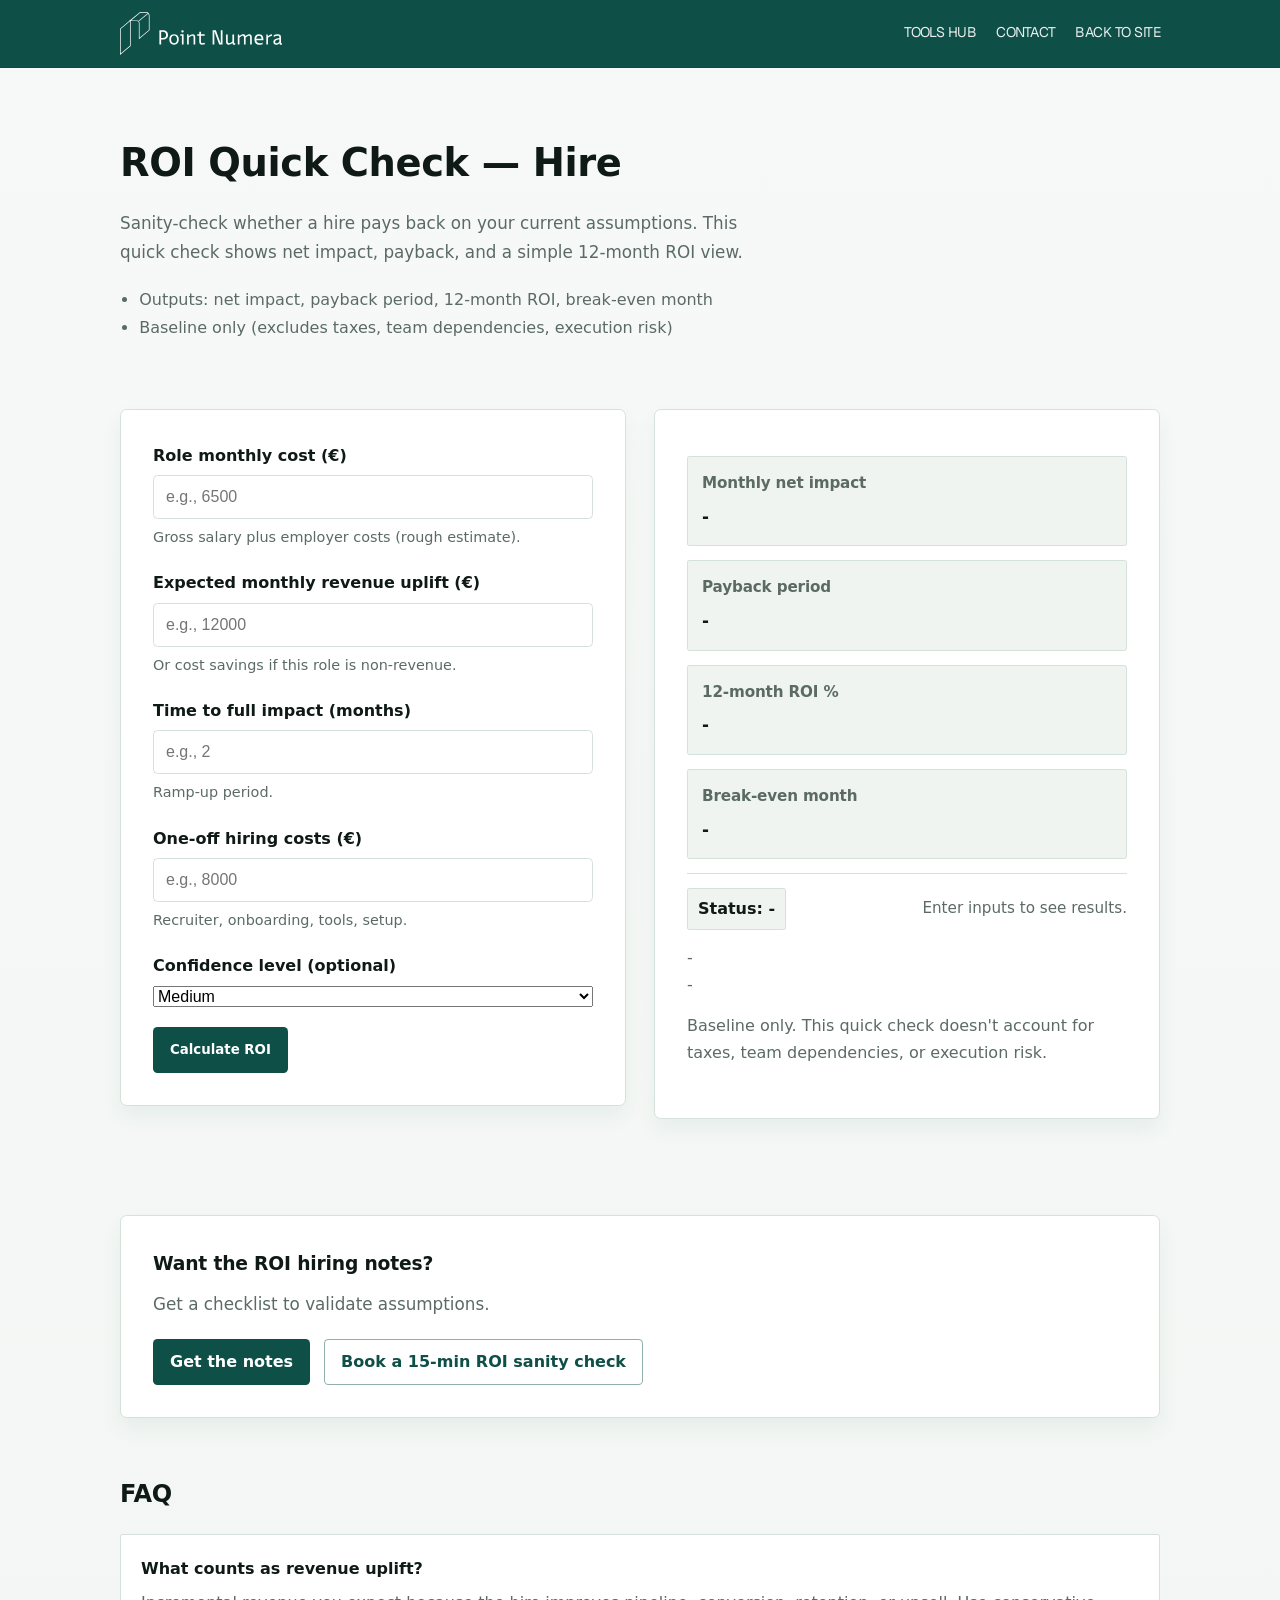
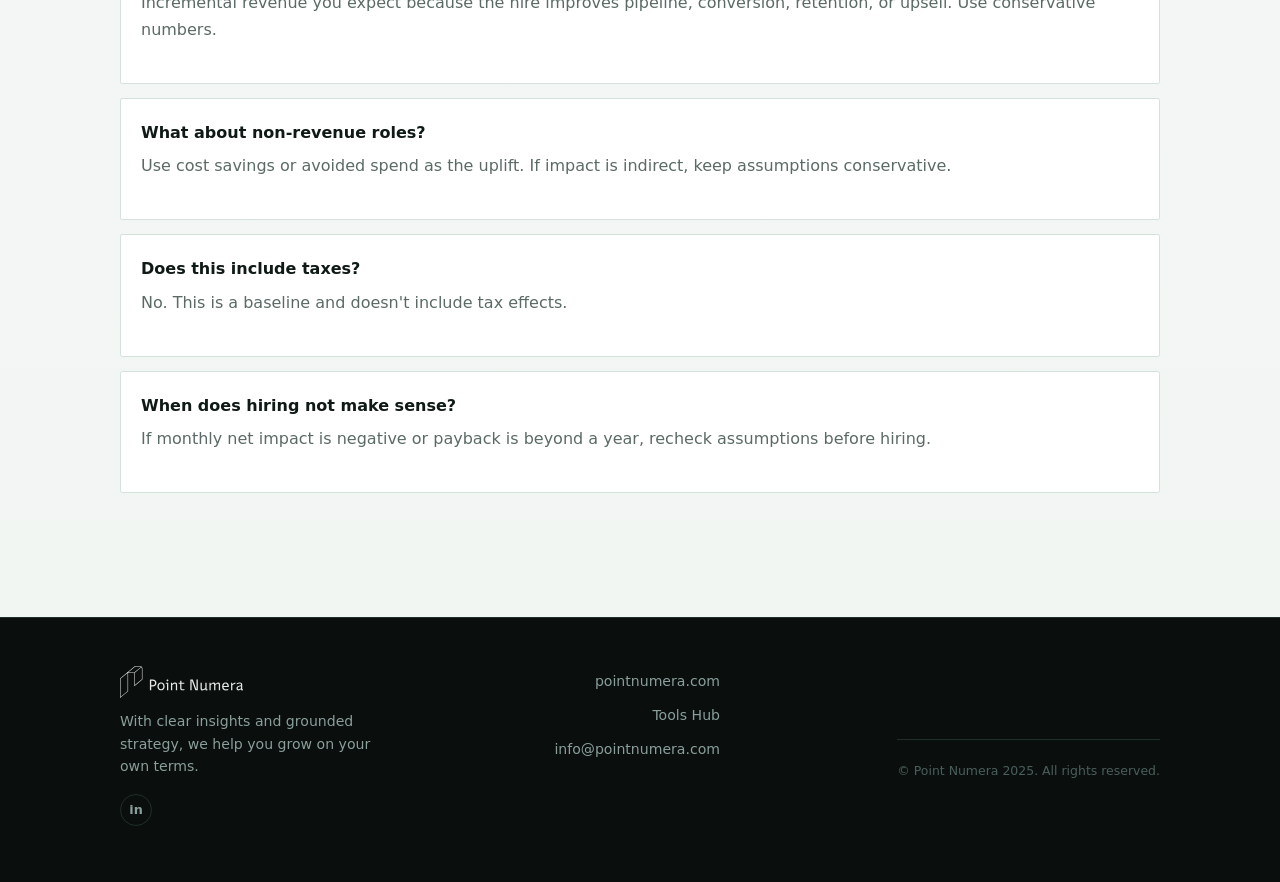
<file: tools/roi-quick-check/index.html>
<!DOCTYPE html>
<html lang="en">
  <head>
    <meta charset="UTF-8" />
    <meta name="viewport" content="width=device-width, initial-scale=1.0" />
    <title>ROI Quick Check &mdash; Hire | Point Numera</title>
    <meta
      name="description"
      content="Sanity-check ROI for a hire in under 3 minutes. See net impact, payback, and a simple 12-month ROI view. Free baseline tool."
    />
    <link
      rel="canonical"
      href="https://pointnumera.com/tools/roi-quick-check/"
    />
    <meta
      property="og:title"
      content="ROI Quick Check &mdash; Hire | Point Numera"
    />
    <meta
      property="og:description"
      content="Sanity-check ROI for a hire in under 3 minutes. See net impact, payback, and a simple 12-month ROI view. Free baseline tool."
    />
    <meta property="og:type" content="website" />
    <meta
      property="og:url"
      content="https://pointnumera.com/tools/roi-quick-check/"
    />
    <meta property="og:image" content="https://tools.pointnumera.com/tools/shared/og-image.png" />
    <meta property="og:image:width" content="1200" />
    <meta property="og:image:height" content="630" />
    <meta name="twitter:card" content="summary_large_image" />
    <meta name="twitter:image" content="https://tools.pointnumera.com/tools/shared/og-image.png" />
    <link rel="stylesheet" href="../shared/base.css" />
    <link rel="stylesheet" href="../shared/ui.css" />
    <script src="../shared/capture.js" defer></script>
    <script src="../shared/app.js" defer></script>
    <style>
      .page-wrap {
        padding-bottom: var(--space-xxl);
      }
      .calc-grid {
        display: grid;
        gap: var(--space-lg);
        grid-template-columns: repeat(auto-fit, minmax(320px, 1fr));
        align-items: start;
      }
      .results-card {
        margin: 0;
        scroll-margin-top: 80px;
      }
      .status-badge {
        display: inline-flex;
        align-items: center;
        padding: 6px 10px;
        border-radius: var(--r-sm);
        font-weight: 600;
        border: 1px solid var(--color-border);
        background: var(--color-surface-2);
      }
      .status-risk {
        color: #b00020;
        border-color: rgba(176, 0, 32, 0.22);
      }
      .status-tight {
        color: #b36b00;
        border-color: rgba(179, 107, 0, 0.28);
      }
      .status-healthy {
        color: var(--color-primary);
        border-color: rgba(14, 79, 71, 0.28);
      }
      .error-text {
        color: #b00020;
        font-weight: 600;
        margin-top: var(--space-xs);
      }
      .result-grid {
        display: grid;
        gap: var(--space-sm);
        grid-template-columns: repeat(auto-fit, minmax(220px, 1fr));
        margin-top: var(--space-sm);
      }
      .result-item {
        padding: var(--space-sm);
        border: 1px solid var(--color-border);
        border-radius: var(--r-sm);
        background: var(--color-surface-2);
      }
      .result-item h4 {
        margin: 0 0 6px;
        font-size: 0.95rem;
        color: var(--color-muted);
      }
      .result-value {
        font-weight: 700;
        font-size: 1.05rem;
        color: var(--color-text);
      }
      .insights {
        margin-top: var(--space-sm);
        color: var(--color-muted);
      }
      .cta-card {
        margin-top: var(--space-xl);
      }
      .faq-list {
        margin-top: var(--space-md);
        display: grid;
        gap: var(--space-sm);
      }
      .faq-item {
        padding: var(--space-md);
        border: 1px solid var(--color-border);
        border-radius: var(--r-sm);
        background: var(--color-surface);
      }
      .faq-item strong {
        display: block;
        margin-bottom: var(--space-2xs);
      }
      .intro-list {
        list-style: disc;
        padding-left: 1.2rem;
        color: var(--color-muted);
      }
      .disclaimer {
        margin-top: var(--space-sm);
        color: var(--color-muted);
      }
      #roi-hire-capture {
        display: none;
        margin-top: var(--space-xs);
        padding-top: var(--space-md);
        padding-bottom: var(--space-md);
      }
      .section-compact {
        padding: var(--space-md) 0;
      }
      .section-divider {
        border-top: 1px solid var(--color-border);
        padding-top: var(--space-sm);
        margin-top: var(--space-sm);
      }
      .results-highlight {
        animation: pulseOutline 0.9s ease;
      }
      @keyframes pulseOutline {
        0% {
          box-shadow: 0 0 0 0 rgba(14, 79, 71, 0.25);
        }
        60% {
          box-shadow: 0 0 0 8px rgba(14, 79, 71, 0.08);
        }
        100% {
          box-shadow: 0 0 0 0 rgba(14, 79, 71, 0);
        }
      }
      @media (min-width: 769px) {
        .section-compact {
          padding: var(--space-lg) 0;
        }
      }
      .results-cue {
        display: none;
        font-size: 0.9rem;
        color: var(--color-muted);
        margin-top: var(--space-xs);
      }
      @media (max-width: 480px) {
        .calc-card,
        .results-card,
        .cta-card,
        .example-card {
          padding: var(--space-md);
        }
        .section-compact {
          padding: var(--space-md) 0;
        }
        .calc-grid {
          gap: var(--space-xl);
        }
      }

      /* ── Nav CTA ──────────────────────────────────────────────────────── */
      .btn-nav-cta {
        border: 1px solid rgba(255,255,255,0.4);
        color: #f0ede4;
        background: transparent;
        border-radius: var(--r-md);
        padding: 7px 18px;
        font-size: 0.85rem;
        font-family: inherit;
        white-space: nowrap;
        text-decoration: none;
        transition: border-color 0.15s, background 0.15s;
      }
      .btn-nav-cta:hover {
        background: rgba(255,255,255,0.08);
        border-color: rgba(255,255,255,0.7);
      }

      /* ── Tool footer ──────────────────────────────────────────────────── */
      .tool-footer {
        background: #0a0f0e;
        border-top: 1px solid #1e2e2b;
        padding: 48px 0 28px;
        margin-top: var(--space-xl);
      }
      .footer-inner {
        display: grid;
        grid-template-columns: 1fr 1fr;
        gap: var(--space-xl);
        align-items: start;
        margin-bottom: var(--space-lg);
      }
      .footer-brand img {
        display: block;
        height: 32px;
        width: auto;
        margin-bottom: 12px;
        filter: brightness(0) invert(1);
        opacity: 0.9;
      }
      .footer-tagline {
        font-size: 0.88rem;
        color: #8a9e9a;
        line-height: 1.6;
        margin: 0 0 16px;
        max-width: 280px;
      }
      .footer-linkedin {
        display: inline-flex;
        align-items: center;
        justify-content: center;
        width: 32px;
        height: 32px;
        border: 1px solid #1e2e2b;
        border-radius: 50%;
        color: #8a9e9a;
        font-size: 0.8rem;
        font-weight: 700;
        text-decoration: none;
        transition: border-color 0.15s, color 0.15s;
      }
      .footer-linkedin:hover {
        border-color: #A4D6A4;
        color: #A4D6A4;
      }
      .footer-right {
        display: flex;
        justify-content: flex-end;
        align-items: flex-start;
        padding-top: 4px;
      }
      .footer-links {
        display: flex;
        flex-direction: column;
        gap: 10px;
        text-align: right;
      }
      .footer-links a {
        font-size: 0.88rem;
        color: #8a9e9a;
        text-decoration: none;
        transition: color 0.15s;
      }
      .footer-links a:hover {
        color: #f0ede4;
      }
      .footer-copy {
        font-size: 0.78rem;
        color: #4a5e5a;
        border-top: 1px solid #1e2e2b;
        padding-top: 20px;
      }
      @media (max-width: 600px) {
        .footer-inner {
          grid-template-columns: 1fr;
          gap: var(--space-lg);
        }
        .footer-right {
          justify-content: flex-start;
        }
        .footer-links {
          text-align: left;
        }
      }
    </style>
  </head>
  <body>
    <div id="pn-nav-root" data-logo="../shared/logo.svg"></div>
    <script src="../shared/nav.js"></script>

    <main class="page-wrap">
      <section class="container hero">
        <h1>ROI Quick Check &mdash; Hire</h1>
        <p class="lead">
          Sanity-check whether a hire pays back on your current assumptions.
          This quick check shows net impact, payback, and a simple 12-month ROI
          view.
        </p>
        <ul class="intro-list">
          <li>
            Outputs: net impact, payback period, 12-month ROI, break-even month
          </li>
          <li>
            Baseline only (excludes taxes, team dependencies, execution risk)
          </li>
        </ul>
      </section>

      <section class="container section section-compact">
        <div class="calc-grid">
          <div class="card calc-card">
            <form id="roi-hire-form" class="form">
              <div class="input-group">
                <label for="roiHireRoleCost">Role monthly cost (&euro;)</label>
                <input
                  id="roiHireRoleCost"
                  name="roiHireRoleCost"
                  type="number"
                  min="0"
                  step="0.01"
                  required
                  placeholder="e.g., 6500"
                />
                <div class="helper-text">
                  Gross salary plus employer costs (rough estimate).
                </div>
              </div>

              <div class="input-group">
                <label for="roiHireUplift"
                  >Expected monthly revenue uplift (&euro;)</label
                >
                <input
                  id="roiHireUplift"
                  name="roiHireUplift"
                  type="number"
                  min="0"
                  step="0.01"
                  required
                  placeholder="e.g., 12000"
                />
                <div class="helper-text">
                  Or cost savings if this role is non-revenue.
                </div>
              </div>

              <div class="input-group">
                <label for="roiHireRampMonths"
                  >Time to full impact (months)</label
                >
                <input
                  id="roiHireRampMonths"
                  name="roiHireRampMonths"
                  type="number"
                  min="0"
                  step="1"
                  required
                  placeholder="e.g., 2"
                />
                <div class="helper-text">Ramp-up period.</div>
              </div>

              <div class="input-group">
                <label for="roiHireOneOffCosts"
                  >One-off hiring costs (&euro;)</label
                >
                <input
                  id="roiHireOneOffCosts"
                  name="roiHireOneOffCosts"
                  type="number"
                  min="0"
                  step="0.01"
                  required
                  placeholder="e.g., 8000"
                />
                <div class="helper-text">
                  Recruiter, onboarding, tools, setup.
                </div>
              </div>

              <div class="input-group">
                <label for="roiHireConfidence"
                  >Confidence level (optional)</label
                >
                <select id="roiHireConfidence" name="roiHireConfidence">
                  <option value="low">Low</option>
                  <option value="medium" selected>Medium</option>
                  <option value="high">High</option>
                </select>
              </div>

              <div
                id="roiHireError"
                class="error-text"
                aria-live="polite"
                style="display: none"
              ></div>

              <button type="submit" class="btn btn-primary">
                Calculate ROI
              </button>
              <div id="roiHireResultsCue" class="results-cue">
                Results below 
              </div>
            </form>
          </div>

          <div id="roiHireResults" class="card results-card" aria-live="polite">
            <div id="roiHireResultsAnchor" aria-hidden="true"></div>
            <div class="result-grid" aria-live="polite">
              <div class="result-item">
                <h4>Monthly net impact</h4>
                <div id="roiHireMonthlyNet" class="result-value">-</div>
              </div>
              <div class="result-item">
                <h4>Payback period</h4>
                <div id="roiHirePayback" class="result-value">-</div>
              </div>
              <div class="result-item">
                <h4>12-month ROI %</h4>
                <div id="roiHireRoi12" class="result-value">-</div>
              </div>
              <div class="result-item">
                <h4>Break-even month</h4>
                <div id="roiHireBreakEven" class="result-value">-</div>
              </div>
            </div>

            <div
              class="flex space-between gap-md"
              style="
                flex-wrap: wrap;
                margin-top: var(--space-sm);
                border-top: 1px solid var(--color-border);
                padding-top: var(--space-sm);
              "
            >
              <span id="roiHireStatusLabel" class="status-badge"
                >Status: -</span
              >
              <div class="text-subtle" id="roiHireResultsHelper">
                Enter inputs to see results.
              </div>
            </div>

            <div class="insights">
              <div id="roiHireInsightLine1">-</div>
              <div id="roiHireInsightLine2">-</div>
            </div>
            <p class="disclaimer">
              Baseline only. This quick check doesn't account for taxes, team
              dependencies, or execution risk.
            </p>
          </div>
        </div>
      </section>

      <section
        id="roi-hire-capture"
        class="container section section-compact cta-card"
      >
        <div class="card section-divider capture-card">
          <div class="capture-content">
            <h3>Get the expanded ROI hiring notes</h3>
            <p>
              I'll send you a short checklist to sanity-check hiring
              assumptions, ramp-up time, and payback risk.
            </p>
          </div>
          <form
            id="roiHireCaptureForm"
            class="capture-form"
            data-capture
            action="https://assets.mailerlite.com/jsonp/1801866/forms/175074872823645660/subscribe"
            method="post"
          >
            <input type="hidden" name="ml-submit" value="1" />
            <input type="hidden" name="anticsrf" value="true" />
            <input
              type="hidden"
              name="fields[source_tool]"
              value="roi_quick_check_hire"
            />
            <div class="row-form">
              <div class="capture-fields">
                <div class="form-row capture-hide-on-success">
                  <label for="roiHireCaptureName">Name (optional)</label>
                  <input
                    id="roiHireCaptureName"
                    type="text"
                    name="fields[name]"
                    placeholder="Your name"
                  />
                </div>
                <div class="form-row capture-hide-on-success">
                  <label for="roiHireCaptureEmail">Email</label>
                  <input
                    id="roiHireCaptureEmail"
                    type="email"
                    name="fields[email]"
                    placeholder="you@example.com"
                    required
                  />
                </div>
                <div class="form-row checkbox-row capture-hide-on-success">
                  <label>
                    <input
                      type="checkbox"
                      name="fields[consent_checkbox]"
                      value="yes"
                      required
                    />
                    <span
                      >I agree to receive the notes and occasional
                      updates.</span
                    >
                  </label>
                </div>
                <div class="form-actions">
                  <button
                    type="submit"
                    class="btn btn-primary capture-hide-on-success"
                  >
                    Send it to me
                  </button>
                  <a
                    class="btn btn-secondary"
                    href="#"
                    id="roiHireCaptureBookingLink"
                    target="_blank"
                    rel="noopener noreferrer"
                    >Book a 15-min ROI sanity check</a
                  >
                </div>
              </div>
              <div class="form-msg" aria-live="polite"></div>
            </div>
            <div class="row-success" style="display: none">
              <div
                class="form-msg form-msg-success"
                data-static
                aria-live="polite"
              >
                <div><strong>&#x2705; Sent!</strong></div>
                <div class="helper-text">
                  Check your inbox (and spam). If you want a second opinion on
                  this hire, you can also book a 15-minute ROI sanity check
                  below.
                </div>
              </div>
              <div class="form-actions">
                <a
                  class="btn btn-secondary"
                  id="roiHireBookingInline"
                  href="#"
                  target="_blank"
                  rel="noopener noreferrer"
                  >Book a 15-min ROI sanity check</a
                >
              </div>
            </div>
          </form>
        </div>
      </section>

      <section
        id="roi-hire-cta-secondary"
        class="container section section-compact cta-card"
      >
        <div class="card">
          <h3>Want the ROI hiring notes?</h3>
          <p class="lead">Get a checklist to validate assumptions.</p>
          <div class="flex gap-sm" style="flex-wrap: wrap">
            <a
              id="roiHireNotesLink"
              class="btn btn-primary"
              href="#roi-hire-capture"
              >Get the notes</a
            >
            <a
              id="roiHireBookingLink"
              class="btn btn-secondary"
              href="#"
              target="_blank"
              rel="noopener noreferrer"
              >Book a 15-min ROI sanity check</a
            >
          </div>
        </div>
      </section>

      <section class="container section section-compact">
        <h2>FAQ</h2>
        <div class="faq-list">
          <div class="faq-item">
            <strong>What counts as revenue uplift?</strong>
            <p>
              Incremental revenue you expect because the hire improves pipeline,
              conversion, retention, or upsell. Use conservative numbers.
            </p>
          </div>
          <div class="faq-item">
            <strong>What about non-revenue roles?</strong>
            <p>
              Use cost savings or avoided spend as the uplift. If impact is
              indirect, keep assumptions conservative.
            </p>
          </div>
          <div class="faq-item">
            <strong>Does this include taxes?</strong>
            <p>No. This is a baseline and doesn't include tax effects.</p>
          </div>
          <div class="faq-item">
            <strong>When does hiring not make sense?</strong>
            <p>
              If monthly net impact is negative or payback is beyond a year,
              recheck assumptions before hiring.
            </p>
          </div>
        </div>
      </section>
    </main>

    <footer class="tool-footer">
      <div class="container">
        <div class="footer-inner">
          <div class="footer-left">
            <a href="https://www.pointnumera.com" class="footer-brand">
              <img src="../shared/logo.svg" alt="Point Numera" />
            </a>
            <p class="footer-tagline">
              With clear insights and grounded strategy,
              we help you grow on your own terms.
            </p>
            <a
              href="https://www.linkedin.com/company/point-numera"
              target="_blank"
              rel="noopener noreferrer"
              class="footer-linkedin"
              aria-label="Point Numera on LinkedIn"
            >in</a>
          </div>
          <div class="footer-right">
            <nav class="footer-links">
              <a href="https://www.pointnumera.com">pointnumera.com</a>
              <a href="/tools/">Tools Hub</a>
              <a href="mailto:info@pointnumera.com">info@pointnumera.com</a>
            </nav>
          </div>
        </div>
        <div class="footer-copy">
          &copy; Point Numera 2025. All rights reserved.
        </div>
      </div>
    </footer>

    <div id="roiHireScrollCue" class="pn-scroll-cue">
      <span id="roiHireScrollCueText" class="pn-scroll-cue-text"
        > Results & ROI notes below</span
      >
      <span class="pn-scroll-cue-action">Jump</span>
    </div>

    <script type="application/ld+json">
      {
        "@context": "https://schema.org",
        "@type": "FAQPage",
        "mainEntity": [
          {
            "@type": "Question",
            "name": "What counts as revenue uplift?",
            "acceptedAnswer": {
              "@type": "Answer",
              "text": "Incremental revenue you expect because the hire improves pipeline, conversion, retention, or upsell. Use conservative numbers."
            }
          },
          {
            "@type": "Question",
            "name": "What about non-revenue roles?",
            "acceptedAnswer": {
              "@type": "Answer",
              "text": "Use cost savings or avoided spend as the uplift. If impact is indirect, keep assumptions conservative."
            }
          },
          {
            "@type": "Question",
            "name": "Does this include taxes?",
            "acceptedAnswer": {
              "@type": "Answer",
              "text": "No. This is a baseline and doesn't include tax effects."
            }
          },
          {
            "@type": "Question",
            "name": "When does hiring not make sense?",
            "acceptedAnswer": {
              "@type": "Answer",
              "text": "If monthly net impact is negative or payback is beyond a year, recheck assumptions before hiring."
            }
          }
        ]
      }
    </script>

    <script>
      const BOOKING_URL = "https://cal.com/pointnumera/roi-sanity-check-hiring";
      const ROI_HIRE_NOTES_URL =
        "https://preview.mailerlite.io/forms/1801866/175074872823645660/share";

      const roiHireForm = document.getElementById("roi-hire-form");
      const roiHireErrorEl = document.getElementById("roiHireError");
      const roiHireResultsEl = document.getElementById("roiHireResults");
      const roiHireResultsAnchor = document.getElementById(
        "roiHireResultsAnchor"
      );
      const roiHireStatusLabel = document.getElementById("roiHireStatusLabel");
      const roiHireMonthlyNetEl = document.getElementById("roiHireMonthlyNet");
      const roiHirePaybackEl = document.getElementById("roiHirePayback");
      const roiHireRoi12El = document.getElementById("roiHireRoi12");
      const roiHireBreakEvenEl = document.getElementById("roiHireBreakEven");
      const roiHireInsightLine1 = document.getElementById(
        "roiHireInsightLine1"
      );
      const roiHireInsightLine2 = document.getElementById(
        "roiHireInsightLine2"
      );
      const roiHireHelperText = document.getElementById("roiHireResultsHelper");
      const roiHireCaptureSection = document.getElementById("roi-hire-capture");
      const roiHireResultsCue = document.getElementById("roiHireResultsCue");
      const roiHireScrollCue = document.getElementById("roiHireScrollCue");
      const roiHireScrollCueText = document.getElementById(
        "roiHireScrollCueText"
      );
      const roiHireCtaSecondary = document.getElementById(
        "roi-hire-cta-secondary"
      );
      const roiHireBookingLink = document.getElementById("roiHireBookingLink");
      const roiHireBookingInline = document.getElementById(
        "roiHireBookingInline"
      );
      const roiHireCaptureBookingLink = document.getElementById(
        "roiHireCaptureBookingLink"
      );
      const roiHireNotesLink = document.getElementById("roiHireNotesLink");
      let roiHireScrollCueStep = 0;
      let roiHireCueTimeout = null;
      let roiHireScrollHandlerAttached = false;
      const roiHireRootStyle = document.documentElement.style;

      roiHireBookingLink.href = BOOKING_URL;
      roiHireBookingInline.href = BOOKING_URL;
      if (roiHireCaptureBookingLink)
        roiHireCaptureBookingLink.href = BOOKING_URL;
      if (roiHireNotesLink) roiHireNotesLink.href = ROI_HIRE_NOTES_URL;

      const fmtCurrency = (value) =>
        new Intl.NumberFormat("en-IE", {
          style: "currency",
          currency: "EUR",
          minimumFractionDigits: 0,
          maximumFractionDigits: 0,
        }).format(value);

      const fmtPercent = (value) => `${value.toFixed(0)}%`;

      const setError = (msg) => {
        roiHireErrorEl.textContent = msg;
        roiHireErrorEl.style.display = msg ? "block" : "none";
      };

      const setStatus = (status) => {
        roiHireStatusLabel.classList.remove(
          "status-risk",
          "status-tight",
          "status-healthy"
        );
        if (status === "risk") {
          roiHireStatusLabel.textContent = "Status: At risk";
          roiHireStatusLabel.classList.add("status-risk");
        } else if (status === "tight") {
          roiHireStatusLabel.textContent = "Status: Tight";
          roiHireStatusLabel.classList.add("status-tight");
        } else {
          roiHireStatusLabel.textContent = "Status: Healthy";
          roiHireStatusLabel.classList.add("status-healthy");
        }
      };

      const resetPlaceholders = () => {
        roiHireMonthlyNetEl.textContent = "-";
        roiHirePaybackEl.textContent = "-";
        roiHireRoi12El.textContent = "-";
        roiHireBreakEvenEl.textContent = "-";
        roiHireStatusLabel.textContent = "Status: -";
        roiHireHelperText.textContent = "Enter inputs to see results.";
        roiHireInsightLine1.textContent = "-";
        roiHireInsightLine2.textContent = "-";
        roiHireStatusLabel.classList.remove(
          "status-risk",
          "status-tight",
          "status-healthy"
        );
        if (roiHireCaptureSection) roiHireCaptureSection.style.display = "none";
        if (roiHireResultsCue) roiHireResultsCue.style.display = "none";
        if (roiHireCueTimeout) clearTimeout(roiHireCueTimeout);
        if (roiHireScrollHandlerAttached) {
          window.removeEventListener("scroll", handleCueScroll);
          roiHireScrollHandlerAttached = false;
        }
        hideScrollCue();
      };

      resetPlaceholders();

      roiHireForm.addEventListener("submit", (event) => {
        event.preventDefault();

        const roleMonthlyCost = parseFloat(roiHireForm.roiHireRoleCost.value);
        const expectedMonthlyUplift = parseFloat(
          roiHireForm.roiHireUplift.value
        );
        const timeToFullImpact = parseFloat(
          roiHireForm.roiHireRampMonths.value
        );
        const oneOffHiringCosts = parseFloat(
          roiHireForm.roiHireOneOffCosts.value
        );
        const confidence = roiHireForm.roiHireConfidence.value;

        if (
          [
            roleMonthlyCost,
            expectedMonthlyUplift,
            timeToFullImpact,
            oneOffHiringCosts,
          ].some((v) => Number.isNaN(v) || v < 0)
        ) {
          setError("Please enter values greater than or equal to 0.");
          resetPlaceholders();
          return;
        }

        setError("");

        const monthlyNet = expectedMonthlyUplift - roleMonthlyCost;
        roiHireMonthlyNetEl.textContent = fmtCurrency(monthlyNet);

        let status = "healthy";
        let breakEvenMonth = null;
        let paybackPeriodMonths = null;

        if (monthlyNet <= 0) {
          roiHirePaybackEl.textContent = "Not achievable";
          roiHireBreakEvenEl.textContent = "Not achievable";
          status = "risk";
        } else {
          const breakEvenMonthsCore = oneOffHiringCosts / monthlyNet;
          paybackPeriodMonths = timeToFullImpact + breakEvenMonthsCore;
          breakEvenMonth = Math.ceil(paybackPeriodMonths);

          roiHirePaybackEl.textContent = `${paybackPeriodMonths.toFixed(
            1
          )} months`;
          roiHireBreakEvenEl.textContent = `Month ${breakEvenMonth}`;

          if (paybackPeriodMonths <= 6) {
            status = "healthy";
          } else if (paybackPeriodMonths <= 12) {
            status = "tight";
          } else {
            status = "risk";
          }
        }

        const effectiveMonths = Math.max(0, 12 - timeToFullImpact);
        const netGain12 = monthlyNet * effectiveMonths;
        if (oneOffHiringCosts === 0) {
          roiHireRoi12El.textContent = "\u2014";
        } else {
          const roiPercent =
            ((netGain12 - oneOffHiringCosts) / oneOffHiringCosts) * 100;
          roiHireRoi12El.textContent = Number.isFinite(roiPercent)
            ? fmtPercent(roiPercent)
            : "\u2014";
        }

        setStatus(status);

        if (monthlyNet <= 0) {
          roiHireInsightLine1.textContent =
            "This hire costs more than it adds each month.";
          roiHireInsightLine2.textContent = `If uplift is below ${fmtCurrency(
            roleMonthlyCost
          )}/month, this stays risky.`;
        } else if (status === "healthy") {
          roiHireInsightLine1.textContent = `This hire pays back in ~${paybackPeriodMonths.toFixed(
            1
          )} months.`;
          const windowMonths = 6 - timeToFullImpact;
          if (windowMonths <= 0) {
            roiHireInsightLine2.textContent =
              "Fastest lever: shorten ramp-up or increase uplift.";
          } else {
            const requiredNet = oneOffHiringCosts / windowMonths;
            const requiredUplift = roleMonthlyCost + requiredNet;
            roiHireInsightLine2.textContent = `If uplift is lower than ${fmtCurrency(
              requiredUplift
            )}/month, this becomes tight.`;
          }
        } else if (status === "tight") {
          roiHireInsightLine1.textContent = `This hire pays back in ~${paybackPeriodMonths.toFixed(
            1
          )} months.`;
          const windowMonths = 12 - timeToFullImpact;
          if (windowMonths <= 0) {
            roiHireInsightLine2.textContent =
              "Fastest lever: shorten ramp-up or increase uplift.";
          } else {
            const requiredNet = oneOffHiringCosts / windowMonths;
            const requiredUplift = roleMonthlyCost + requiredNet;
            roiHireInsightLine2.textContent = `If uplift is lower than ${fmtCurrency(
              requiredUplift
            )}/month, this becomes risky.`;
          }
        } else {
          roiHireInsightLine1.textContent = `Payback is slow (~${paybackPeriodMonths.toFixed(
            1
          )} months).`;
          const windowMonths = 12 - timeToFullImpact;
          if (windowMonths <= 0) {
            roiHireInsightLine2.textContent =
              "Fastest lever: shorten ramp-up or increase uplift.";
          } else {
            const requiredNet = oneOffHiringCosts / windowMonths;
            const requiredUplift = roleMonthlyCost + requiredNet;
            roiHireInsightLine2.textContent = `To get payback under 12 months, uplift needs to be about ${fmtCurrency(
              requiredUplift
            )}/month.`;
          }
        }

        roiHireHelperText.textContent = "Updated results based on your inputs.";
        if (roiHireCaptureSection)
          roiHireCaptureSection.style.display = "block";
        if (roiHireCtaSecondary) roiHireCtaSecondary.style.display = "none";

        const showCue = () => {
          if (!roiHireResultsCue) return;
          roiHireResultsCue.style.display = "block";
          if (roiHireCueTimeout) clearTimeout(roiHireCueTimeout);
          roiHireCueTimeout = setTimeout(hideCue, 3000);
          if (!roiHireScrollHandlerAttached) {
            window.addEventListener("scroll", handleCueScroll);
            roiHireScrollHandlerAttached = true;
          }
        };

        const hideCue = () => {
          if (!roiHireResultsCue) return;
          roiHireResultsCue.style.display = "none";
          if (roiHireCueTimeout) clearTimeout(roiHireCueTimeout);
          if (roiHireScrollHandlerAttached) {
            window.removeEventListener("scroll", handleCueScroll);
            roiHireScrollHandlerAttached = false;
          }
        };

        function handleCueScroll() {
          const y = window.scrollY + window.innerHeight * 0.25;
          if (y >= roiHireResultsEl.offsetTop) {
            hideCue();
          }
        }

        showCue();
        showScrollCue();
      });

      function showScrollCue() {
        if (!roiHireScrollCue || !roiHireScrollCueText) return;
        roiHireScrollCueStep = 0;
        roiHireScrollCueText.textContent = " Results & ROI notes below";
        roiHireScrollCue.style.display = "flex";
        document.body.classList.add("pn-scroll-padding");
        const cueHeight = roiHireScrollCue.getBoundingClientRect().height || 0;
        roiHireRootStyle.setProperty(
          "--pn-sticky-offset",
          `${cueHeight + 16}px`
        );
      }

      function hideScrollCue() {
        if (!roiHireScrollCue) return;
        roiHireScrollCue.style.display = "none";
        document.body.classList.remove("pn-scroll-padding");
        roiHireRootStyle.setProperty("--pn-sticky-offset", "0px");
      }

      if (roiHireScrollCue) {
        roiHireScrollCue.addEventListener("click", () => {
          if (roiHireScrollCueStep === 0) {
            if (roiHireResultsAnchor) {
              roiHireResultsAnchor.scrollIntoView({
                behavior: "smooth",
                block: "start",
              });
            } else {
              window.scrollTo({
                top:
                  roiHireResultsEl.getBoundingClientRect().top +
                  window.scrollY -
                  70,
                behavior: "smooth",
              });
            }
            roiHireScrollCueStep = 1;
            if (roiHireScrollCueText)
              roiHireScrollCueText.textContent = " Get the ROI notes";
          } else {
            if (roiHireCaptureSection) {
              roiHireCaptureSection.style.display = "block";
              const targetTop =
                roiHireCaptureSection.getBoundingClientRect().top +
                window.scrollY -
                70;
              window.scrollTo({ top: targetTop, behavior: "smooth" });
            }
            hideScrollCue();
          }
        });
      }
    </script>
  </body>
</html>
</file>
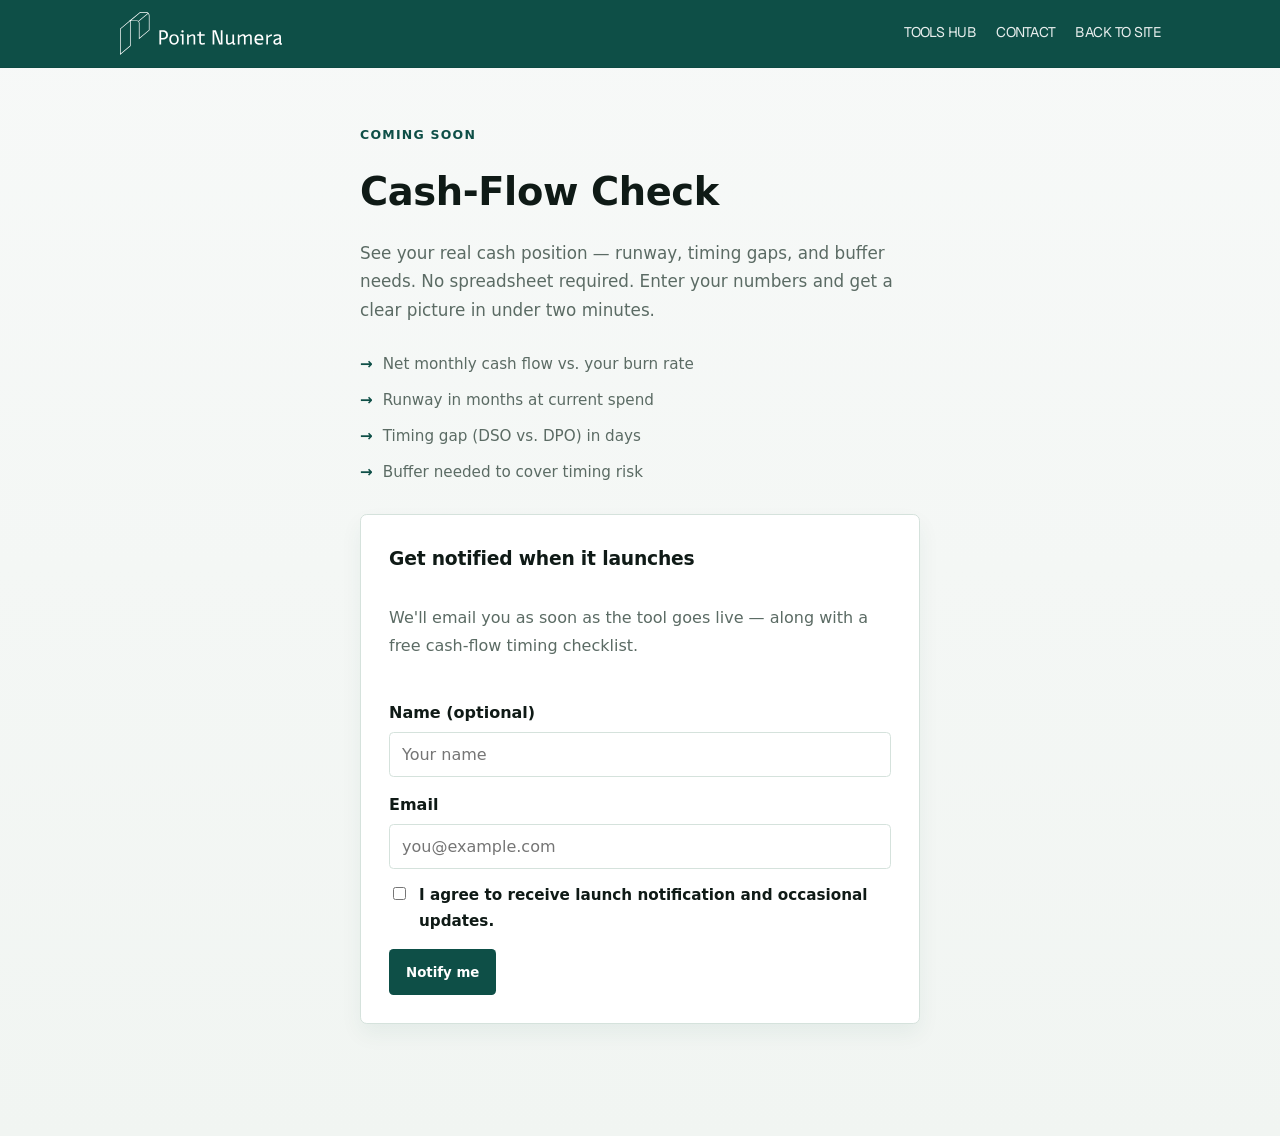
<file: tools/cash-flow-check/coming-soon.html>
<!DOCTYPE html>
<html lang="en">
  <head>
    <meta charset="UTF-8" />
    <meta name="viewport" content="width=device-width, initial-scale=1.0" />
    <title>Cash-Flow Check — Coming Soon | Point Numera</title>
    <meta
      name="description"
      content="The Cash-Flow Check is launching soon. Enter your email to be notified when it goes live."
    />
    <link rel="stylesheet" href="../shared/base.css" />
    <link rel="stylesheet" href="../shared/ui.css" />
    <script src="../shared/capture.js" defer></script>
    <script src="../shared/app.js" defer></script>
    <style>
      .page-wrap {
        padding-bottom: var(--space-xxl);
        min-height: calc(100vh - 66px);
        display: flex;
        flex-direction: column;
        justify-content: center;
      }
      .coming-soon-card {
        max-width: 560px;
        margin: 0 auto;
      }
      .coming-soon-eyebrow {
        font-size: 0.78rem;
        font-weight: 700;
        color: var(--color-primary);
        text-transform: uppercase;
        letter-spacing: 0.1em;
        margin-bottom: var(--space-sm);
      }
      .coming-soon-card h1 {
        font-size: clamp(1.8rem, 3vw, 2.4rem);
        margin-bottom: var(--space-sm);
      }
      .coming-soon-card .lead {
        margin-bottom: var(--space-lg);
      }
      .feature-list {
        list-style: none;
        padding: 0;
        margin: 0 0 var(--space-lg);
        display: flex;
        flex-direction: column;
        gap: var(--space-xs);
      }
      .feature-list li {
        display: flex;
        align-items: center;
        gap: var(--space-xs);
        color: var(--color-muted);
        font-size: 0.95rem;
      }
      .feature-list li::before {
        content: '→';
        color: var(--color-primary);
        font-weight: 700;
        flex-shrink: 0;
      }
      .notify-card {
        background: var(--color-surface);
        border: 1px solid var(--color-border);
        border-radius: var(--r-lg);
        padding: var(--space-lg);
        box-shadow: var(--shadow-card);
      }
      .notify-card h3 {
        margin-bottom: var(--space-xs);
      }
      .notify-card p {
        margin-bottom: var(--space-md);
      }
      @media (max-width: 480px) {
        .notify-card {
          padding: var(--space-md);
        }
      }
    </style>
  </head>
  <body>
    <div id="pn-nav-root" data-logo="../shared/logo.svg"></div>
    <script src="../shared/nav.js"></script>

    <main class="page-wrap">
      <section class="container section">
        <div class="coming-soon-card">
          <div class="coming-soon-eyebrow">Coming soon</div>
          <h1>Cash-Flow Check</h1>
          <p class="lead">
            See your real cash position — runway, timing gaps, and buffer needs.
            No spreadsheet required. Enter your numbers and get a clear picture
            in under two minutes.
          </p>

          <ul class="feature-list">
            <li>Net monthly cash flow vs. your burn rate</li>
            <li>Runway in months at current spend</li>
            <li>Timing gap (DSO vs. DPO) in days</li>
            <li>Buffer needed to cover timing risk</li>
          </ul>

          <div class="notify-card capture-card">
            <h3>Get notified when it launches</h3>
            <p>
              We'll email you as soon as the tool goes live — along with a free
              cash-flow timing checklist.
            </p>
            <form
              id="comingSoonForm"
              class="capture-form"
              data-capture
              action="https://assets.mailerlite.com/jsonp/1801866/forms/173725109963458036/subscribe"
              method="post"
            >
              <input type="hidden" name="ml-submit" value="1" />
              <input type="hidden" name="anticsrf" value="true" />
              <input
                type="hidden"
                name="fields[source_tool]"
                value="cash_flow_check_coming_soon"
              />
              <div class="row-form">
                <div class="capture-fields">
                  <div class="form-row capture-hide-on-success">
                    <label for="csName">Name (optional)</label>
                    <input
                      id="csName"
                      type="text"
                      name="fields[name]"
                      placeholder="Your name"
                    />
                  </div>
                  <div class="form-row capture-hide-on-success">
                    <label for="csEmail">Email</label>
                    <input
                      id="csEmail"
                      type="email"
                      name="fields[email]"
                      placeholder="you@example.com"
                      required
                    />
                  </div>
                  <div class="form-row checkbox-row capture-hide-on-success">
                    <label>
                      <input
                        type="checkbox"
                        name="fields[consent_checkbox]"
                        value="yes"
                        required
                      />
                      <span
                        >I agree to receive launch notification and occasional
                        updates.</span
                      >
                    </label>
                  </div>
                  <div class="form-actions">
                    <button
                      type="submit"
                      class="btn btn-primary capture-hide-on-success"
                    >
                      Notify me
                    </button>
                  </div>
                </div>
                <div class="form-msg" aria-live="polite"></div>
              </div>
              <div class="row-success" style="display: none">
                <div class="form-msg" aria-live="polite"></div>
              </div>
            </form>
          </div>
        </div>
      </section>
    </main>
  </body>
</html>
</file>
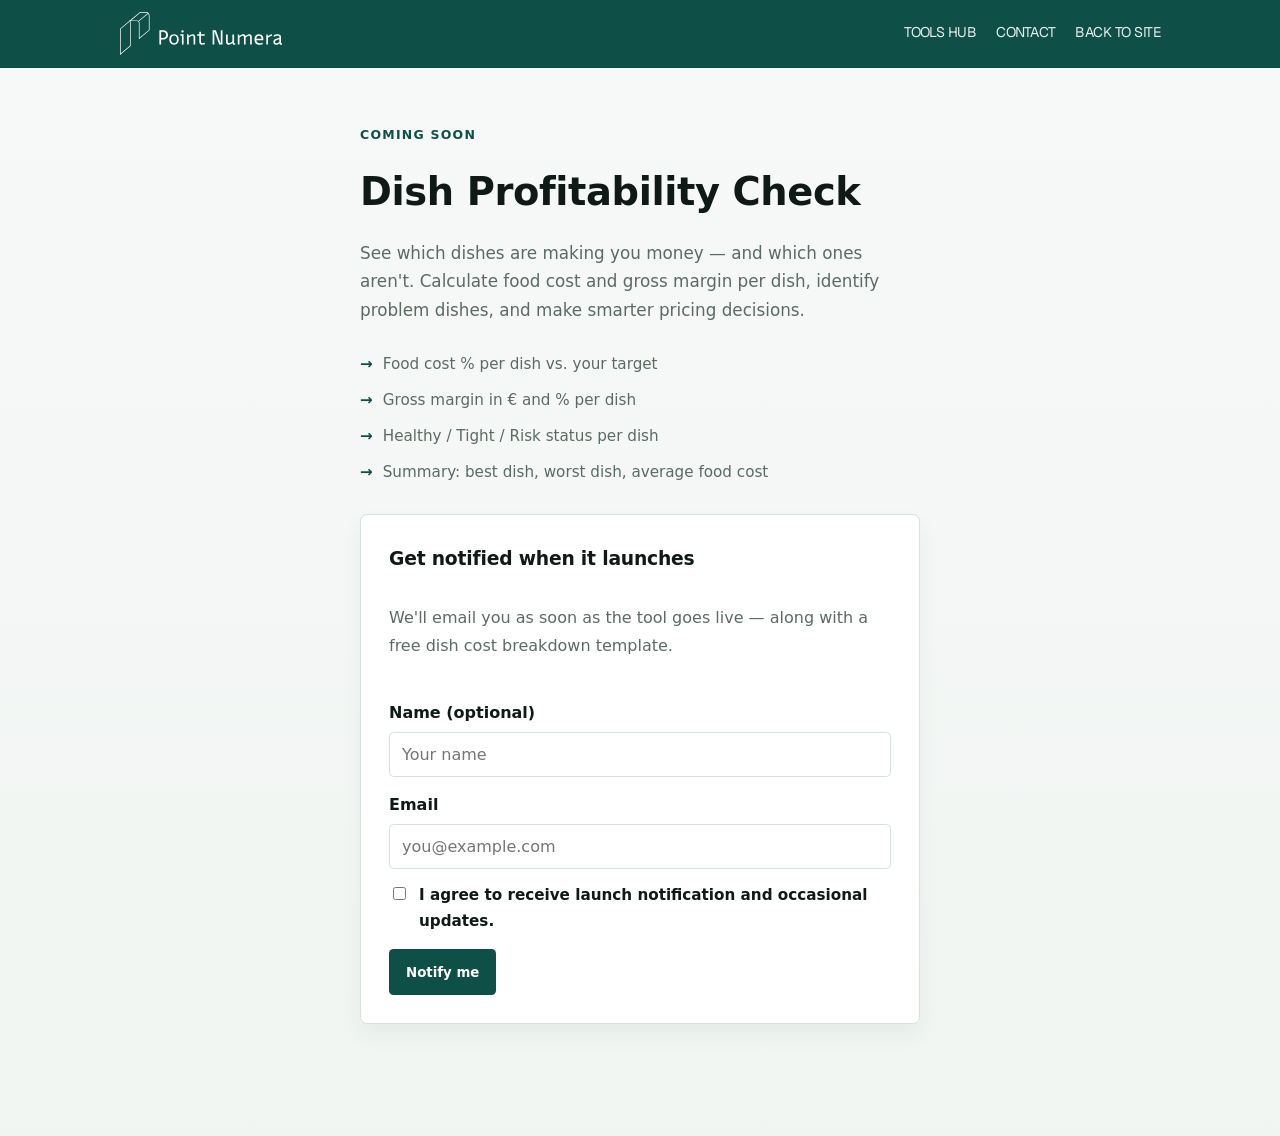
<file: tools/dish-profitability-check/coming-soon.html>
<!DOCTYPE html>
<html lang="en">
  <head>
    <meta charset="UTF-8" />
    <meta name="viewport" content="width=device-width, initial-scale=1.0" />
    <title>Dish Profitability Check — Coming Soon | Point Numera</title>
    <meta
      name="description"
      content="The Dish Profitability Check is launching soon. Enter your email to be notified when it goes live."
    />
    <link rel="stylesheet" href="../shared/base.css" />
    <link rel="stylesheet" href="../shared/ui.css" />
    <script src="../shared/capture.js" defer></script>
    <script src="../shared/app.js" defer></script>
    <style>
      .page-wrap {
        padding-bottom: var(--space-xxl);
        min-height: calc(100vh - 66px);
        display: flex;
        flex-direction: column;
        justify-content: center;
      }
      .coming-soon-card {
        max-width: 560px;
        margin: 0 auto;
      }
      .coming-soon-eyebrow {
        font-size: 0.78rem;
        font-weight: 700;
        color: var(--color-primary);
        text-transform: uppercase;
        letter-spacing: 0.1em;
        margin-bottom: var(--space-sm);
      }
      .coming-soon-card h1 {
        font-size: clamp(1.8rem, 3vw, 2.4rem);
        margin-bottom: var(--space-sm);
      }
      .coming-soon-card .lead {
        margin-bottom: var(--space-lg);
      }
      .feature-list {
        list-style: none;
        padding: 0;
        margin: 0 0 var(--space-lg);
        display: flex;
        flex-direction: column;
        gap: var(--space-xs);
      }
      .feature-list li {
        display: flex;
        align-items: center;
        gap: var(--space-xs);
        color: var(--color-muted);
        font-size: 0.95rem;
      }
      .feature-list li::before {
        content: '→';
        color: var(--color-primary);
        font-weight: 700;
        flex-shrink: 0;
      }
      .notify-card {
        background: var(--color-surface);
        border: 1px solid var(--color-border);
        border-radius: var(--r-lg);
        padding: var(--space-lg);
        box-shadow: var(--shadow-card);
      }
      .notify-card h3 {
        margin-bottom: var(--space-xs);
      }
      .notify-card p {
        margin-bottom: var(--space-md);
      }
      @media (max-width: 480px) {
        .notify-card {
          padding: var(--space-md);
        }
      }
    </style>
  </head>
  <body>
    <div id="pn-nav-root" data-logo="../shared/logo.svg"></div>
    <script src="../shared/nav.js"></script>

    <main class="page-wrap">
      <section class="container section">
        <div class="coming-soon-card">
          <div class="coming-soon-eyebrow">Coming soon</div>
          <h1>Dish Profitability Check</h1>
          <p class="lead">
            See which dishes are making you money — and which ones aren't.
            Calculate food cost and gross margin per dish, identify problem
            dishes, and make smarter pricing decisions.
          </p>

          <ul class="feature-list">
            <li>Food cost % per dish vs. your target</li>
            <li>Gross margin in € and % per dish</li>
            <li>Healthy / Tight / Risk status per dish</li>
            <li>Summary: best dish, worst dish, average food cost</li>
          </ul>

          <div class="notify-card capture-card">
            <h3>Get notified when it launches</h3>
            <p>
              We'll email you as soon as the tool goes live — along with a free
              dish cost breakdown template.
            </p>
            <form
              id="comingSoonForm"
              class="capture-form"
              data-capture
              action="https://assets.mailerlite.com/jsonp/PLACEHOLDER/forms/PLACEHOLDER/subscribe"
              method="post"
            >
              <input type="hidden" name="ml-submit" value="1" />
              <input type="hidden" name="anticsrf" value="true" />
              <input
                type="hidden"
                name="fields[source_tool]"
                value="dish_profitability_check_coming_soon"
              />
              <div class="row-form">
                <div class="capture-fields">
                  <div class="form-row capture-hide-on-success">
                    <label for="csName">Name (optional)</label>
                    <input
                      id="csName"
                      type="text"
                      name="fields[name]"
                      placeholder="Your name"
                    />
                  </div>
                  <div class="form-row capture-hide-on-success">
                    <label for="csEmail">Email</label>
                    <input
                      id="csEmail"
                      type="email"
                      name="fields[email]"
                      placeholder="you@example.com"
                      required
                    />
                  </div>
                  <div class="form-row checkbox-row capture-hide-on-success">
                    <label>
                      <input
                        type="checkbox"
                        name="fields[consent_checkbox]"
                        value="yes"
                        required
                      />
                      <span
                        >I agree to receive launch notification and occasional
                        updates.</span
                      >
                    </label>
                  </div>
                  <div class="form-actions">
                    <button
                      type="submit"
                      class="btn btn-primary capture-hide-on-success"
                    >
                      Notify me
                    </button>
                  </div>
                </div>
                <div class="form-msg" aria-live="polite"></div>
              </div>
              <div class="row-success" style="display: none">
                <div class="form-msg" aria-live="polite"></div>
              </div>
            </form>
          </div>
        </div>
      </section>
    </main>
  </body>
</html>
</file>
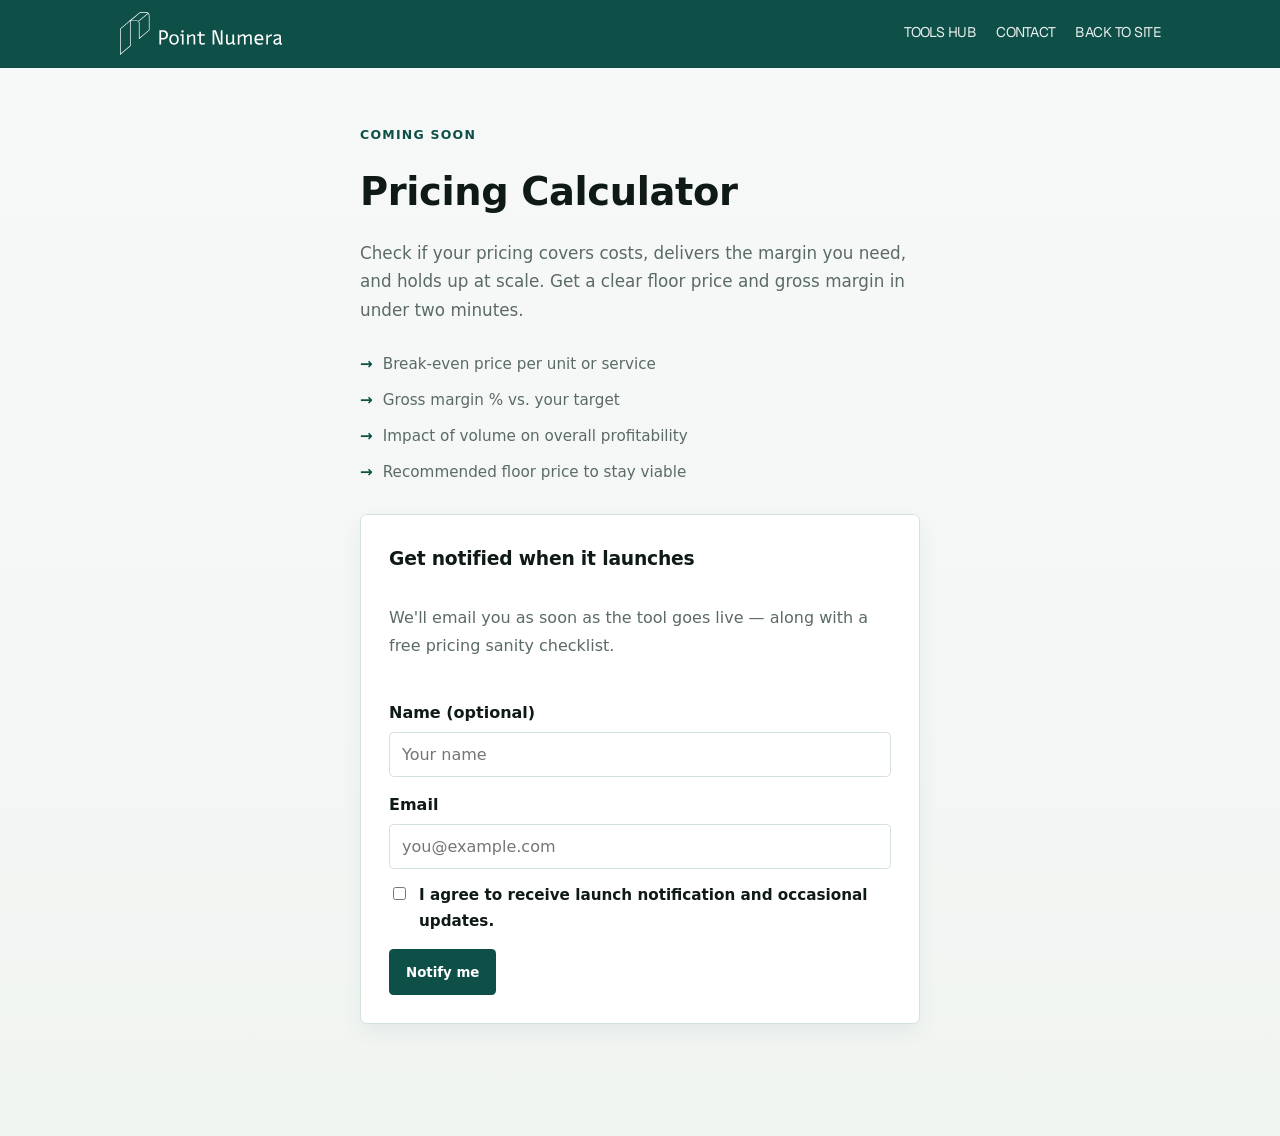
<file: tools/pricing-calculator/coming-soon.html>
<!DOCTYPE html>
<html lang="en">
  <head>
    <meta charset="UTF-8" />
    <meta name="viewport" content="width=device-width, initial-scale=1.0" />
    <title>Pricing Calculator — Coming Soon | Point Numera</title>
    <meta
      name="description"
      content="The Pricing Calculator is launching soon. Enter your email to be notified when it goes live."
    />
    <link rel="stylesheet" href="../shared/base.css" />
    <link rel="stylesheet" href="../shared/ui.css" />
    <script src="../shared/capture.js" defer></script>
    <script src="../shared/app.js" defer></script>
    <style>
      .page-wrap {
        padding-bottom: var(--space-xxl);
        min-height: calc(100vh - 66px);
        display: flex;
        flex-direction: column;
        justify-content: center;
      }
      .coming-soon-card {
        max-width: 560px;
        margin: 0 auto;
      }
      .coming-soon-eyebrow {
        font-size: 0.78rem;
        font-weight: 700;
        color: var(--color-primary);
        text-transform: uppercase;
        letter-spacing: 0.1em;
        margin-bottom: var(--space-sm);
      }
      .coming-soon-card h1 {
        font-size: clamp(1.8rem, 3vw, 2.4rem);
        margin-bottom: var(--space-sm);
      }
      .coming-soon-card .lead {
        margin-bottom: var(--space-lg);
      }
      .feature-list {
        list-style: none;
        padding: 0;
        margin: 0 0 var(--space-lg);
        display: flex;
        flex-direction: column;
        gap: var(--space-xs);
      }
      .feature-list li {
        display: flex;
        align-items: center;
        gap: var(--space-xs);
        color: var(--color-muted);
        font-size: 0.95rem;
      }
      .feature-list li::before {
        content: '→';
        color: var(--color-primary);
        font-weight: 700;
        flex-shrink: 0;
      }
      .notify-card {
        background: var(--color-surface);
        border: 1px solid var(--color-border);
        border-radius: var(--r-lg);
        padding: var(--space-lg);
        box-shadow: var(--shadow-card);
      }
      .notify-card h3 {
        margin-bottom: var(--space-xs);
      }
      .notify-card p {
        margin-bottom: var(--space-md);
      }
      @media (max-width: 480px) {
        .notify-card {
          padding: var(--space-md);
        }
      }
    </style>
  </head>
  <body>
    <div id="pn-nav-root" data-logo="../shared/logo.svg"></div>
    <script src="../shared/nav.js"></script>

    <main class="page-wrap">
      <section class="container section">
        <div class="coming-soon-card">
          <div class="coming-soon-eyebrow">Coming soon</div>
          <h1>Pricing Calculator</h1>
          <p class="lead">
            Check if your pricing covers costs, delivers the margin you need,
            and holds up at scale. Get a clear floor price and gross margin
            in under two minutes.
          </p>

          <ul class="feature-list">
            <li>Break-even price per unit or service</li>
            <li>Gross margin % vs. your target</li>
            <li>Impact of volume on overall profitability</li>
            <li>Recommended floor price to stay viable</li>
          </ul>

          <div class="notify-card capture-card">
            <h3>Get notified when it launches</h3>
            <p>
              We'll email you as soon as the tool goes live — along with a free
              pricing sanity checklist.
            </p>
            <form
              id="comingSoonForm"
              class="capture-form"
              data-capture
              action="https://assets.mailerlite.com/jsonp/1801866/forms/173696433480795956/subscribe"
              method="post"
            >
              <input type="hidden" name="ml-submit" value="1" />
              <input type="hidden" name="anticsrf" value="true" />
              <input
                type="hidden"
                name="fields[source_tool]"
                value="pricing_calculator_coming_soon"
              />
              <div class="row-form">
                <div class="capture-fields">
                  <div class="form-row capture-hide-on-success">
                    <label for="csName">Name (optional)</label>
                    <input
                      id="csName"
                      type="text"
                      name="fields[name]"
                      placeholder="Your name"
                    />
                  </div>
                  <div class="form-row capture-hide-on-success">
                    <label for="csEmail">Email</label>
                    <input
                      id="csEmail"
                      type="email"
                      name="fields[email]"
                      placeholder="you@example.com"
                      required
                    />
                  </div>
                  <div class="form-row checkbox-row capture-hide-on-success">
                    <label>
                      <input
                        type="checkbox"
                        name="fields[consent_checkbox]"
                        value="yes"
                        required
                      />
                      <span
                        >I agree to receive launch notification and occasional
                        updates.</span
                      >
                    </label>
                  </div>
                  <div class="form-actions">
                    <button
                      type="submit"
                      class="btn btn-primary capture-hide-on-success"
                    >
                      Notify me
                    </button>
                  </div>
                </div>
                <div class="form-msg" aria-live="polite"></div>
              </div>
              <div class="row-success" style="display: none">
                <div class="form-msg" aria-live="polite"></div>
              </div>
            </form>
          </div>
        </div>
      </section>
    </main>
  </body>
</html>
</file>
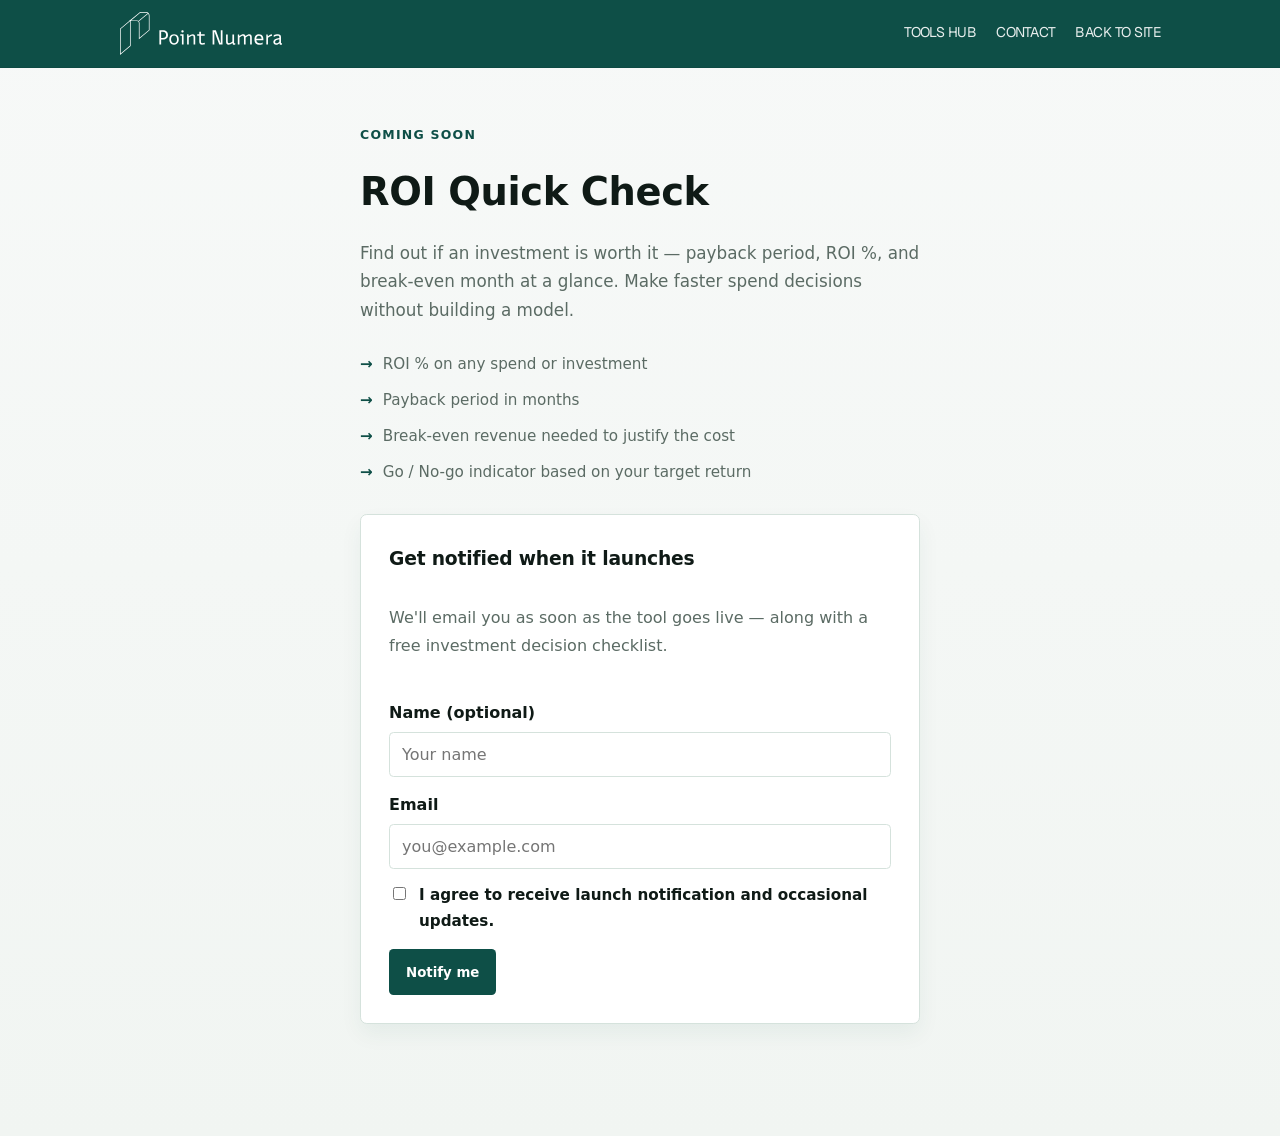
<file: tools/roi-quick-check/coming-soon.html>
<!DOCTYPE html>
<html lang="en">
  <head>
    <meta charset="UTF-8" />
    <meta name="viewport" content="width=device-width, initial-scale=1.0" />
    <title>ROI Quick Check — Coming Soon | Point Numera</title>
    <meta
      name="description"
      content="The ROI Quick Check is launching soon. Enter your email to be notified when it goes live."
    />
    <link rel="stylesheet" href="../shared/base.css" />
    <link rel="stylesheet" href="../shared/ui.css" />
    <script src="../shared/capture.js" defer></script>
    <script src="../shared/app.js" defer></script>
    <style>
      .page-wrap {
        padding-bottom: var(--space-xxl);
        min-height: calc(100vh - 66px);
        display: flex;
        flex-direction: column;
        justify-content: center;
      }
      .coming-soon-card {
        max-width: 560px;
        margin: 0 auto;
      }
      .coming-soon-eyebrow {
        font-size: 0.78rem;
        font-weight: 700;
        color: var(--color-primary);
        text-transform: uppercase;
        letter-spacing: 0.1em;
        margin-bottom: var(--space-sm);
      }
      .coming-soon-card h1 {
        font-size: clamp(1.8rem, 3vw, 2.4rem);
        margin-bottom: var(--space-sm);
      }
      .coming-soon-card .lead {
        margin-bottom: var(--space-lg);
      }
      .feature-list {
        list-style: none;
        padding: 0;
        margin: 0 0 var(--space-lg);
        display: flex;
        flex-direction: column;
        gap: var(--space-xs);
      }
      .feature-list li {
        display: flex;
        align-items: center;
        gap: var(--space-xs);
        color: var(--color-muted);
        font-size: 0.95rem;
      }
      .feature-list li::before {
        content: '→';
        color: var(--color-primary);
        font-weight: 700;
        flex-shrink: 0;
      }
      .notify-card {
        background: var(--color-surface);
        border: 1px solid var(--color-border);
        border-radius: var(--r-lg);
        padding: var(--space-lg);
        box-shadow: var(--shadow-card);
      }
      .notify-card h3 {
        margin-bottom: var(--space-xs);
      }
      .notify-card p {
        margin-bottom: var(--space-md);
      }
      @media (max-width: 480px) {
        .notify-card {
          padding: var(--space-md);
        }
      }
    </style>
  </head>
  <body>
    <div id="pn-nav-root" data-logo="../shared/logo.svg"></div>
    <script src="../shared/nav.js"></script>

    <main class="page-wrap">
      <section class="container section">
        <div class="coming-soon-card">
          <div class="coming-soon-eyebrow">Coming soon</div>
          <h1>ROI Quick Check</h1>
          <p class="lead">
            Find out if an investment is worth it — payback period, ROI %, and
            break-even month at a glance. Make faster spend decisions without
            building a model.
          </p>

          <ul class="feature-list">
            <li>ROI % on any spend or investment</li>
            <li>Payback period in months</li>
            <li>Break-even revenue needed to justify the cost</li>
            <li>Go / No-go indicator based on your target return</li>
          </ul>

          <div class="notify-card capture-card">
            <h3>Get notified when it launches</h3>
            <p>
              We'll email you as soon as the tool goes live — along with a free
              investment decision checklist.
            </p>
            <form
              id="comingSoonForm"
              class="capture-form"
              data-capture
              action="https://assets.mailerlite.com/jsonp/1801866/forms/175074872823645660/subscribe"
              method="post"
            >
              <input type="hidden" name="ml-submit" value="1" />
              <input type="hidden" name="anticsrf" value="true" />
              <input
                type="hidden"
                name="fields[source_tool]"
                value="roi_quick_check_coming_soon"
              />
              <div class="row-form">
                <div class="capture-fields">
                  <div class="form-row capture-hide-on-success">
                    <label for="csName">Name (optional)</label>
                    <input
                      id="csName"
                      type="text"
                      name="fields[name]"
                      placeholder="Your name"
                    />
                  </div>
                  <div class="form-row capture-hide-on-success">
                    <label for="csEmail">Email</label>
                    <input
                      id="csEmail"
                      type="email"
                      name="fields[email]"
                      placeholder="you@example.com"
                      required
                    />
                  </div>
                  <div class="form-row checkbox-row capture-hide-on-success">
                    <label>
                      <input
                        type="checkbox"
                        name="fields[consent_checkbox]"
                        value="yes"
                        required
                      />
                      <span
                        >I agree to receive launch notification and occasional
                        updates.</span
                      >
                    </label>
                  </div>
                  <div class="form-actions">
                    <button
                      type="submit"
                      class="btn btn-primary capture-hide-on-success"
                    >
                      Notify me
                    </button>
                  </div>
                </div>
                <div class="form-msg" aria-live="polite"></div>
              </div>
              <div class="row-success" style="display: none">
                <div class="form-msg" aria-live="polite"></div>
              </div>
            </form>
          </div>
        </div>
      </section>
    </main>
  </body>
</html>
</file>
<file: tools/shared/base.css>
﻿@import url('https://fonts.googleapis.com/css2?family=Geist:wght@100..900&display=swap');

:root {
  /* Brand palette */
  --color-primary: #0E4F47;
  --color-contrast: #F4ECBD;
  --color-secondary: #A4D6A4;
  --color-bg: #f5f7f5;
  --color-surface: #ffffff;
  --color-surface-2: #f0f4f1;
  --color-border: #d5e2dc;
  --color-text: #0f1a16;
  --color-muted: #5b6b64;

  /* Radius scale (match Framer site feel) */
  --r: 3px;
  --r-sm: calc(var(--r) * 0.75);
  --r-md: calc(var(--r) * 1.5);
  --r-lg: calc(var(--r) * 2.25);

  /* Spacing scale (more air like marketing site) */
  --space-2xs: 6px;
  --space-xs: 10px;
  --space-sm: 14px;
  --space-md: 20px;
  --space-lg: 28px;
  --space-xl: 40px;
  --space-xxl: 56px;

  /* Buttons */
  --btn-h: 46px;
  --btn-px: 16px;
  --btn-gap: 8px;

  /* Elevation (lighter emphasis, prefer borders) */
  --shadow-soft: 0 6px 14px rgba(14, 79, 71, 0.08);
  --shadow-card: 0 10px 22px rgba(14, 79, 71, 0.06);
}

* {
  box-sizing: border-box;
}

html {
  scroll-behavior: smooth;
}

body {
  margin: 0;
  font-family: 'PT Sans', system-ui, -apple-system, 'Segoe UI', Roboto, Arial, sans-serif; /* TODO: self-host PT Sans for parity with site */
  background: linear-gradient(180deg, #f7f9f8 0%, #f1f5f2 100%);
  color: var(--color-text);
  line-height: 1.7;
  -webkit-font-smoothing: antialiased;
}

a {
  color: var(--color-primary);
  text-decoration: none;
}

a:hover {
  color: #0c3f38;
}

a:active {
  color: #092f2a;
}

img {
  max-width: 100%;
  display: block;
}

p {
  margin: 0 0 var(--space-md);
  color: var(--color-muted);
}

h1, h2, h3, h4 {
  margin: 0 0 var(--space-sm);
  font-family: 'Ancizar Sans', system-ui, -apple-system, 'Segoe UI', Roboto, Arial, sans-serif; /* TODO: self-host Ancizar Sans to match main site */
  font-weight: 700;
  color: var(--color-text);
  letter-spacing: -0.01em;
}

ul {
  margin: 0;
  padding: 0;
  list-style: none;
}

:focus-visible {
  outline: 2px solid var(--color-primary);
  outline-offset: 3px;
}

.container {
  width: min(1040px, 92%);
  margin: 0 auto;
}

.section {
  padding: var(--space-xxl) 0;
}

.lead {
  font-size: 1.05rem;
  color: var(--color-muted);
}

.text-subtle {
  color: var(--color-muted);
  font-size: 0.95rem;
}

.muted {
  color: var(--color-muted);
}

.flex {
  display: flex;
  align-items: center;
}

.space-between {
  justify-content: space-between;
}

.gap-sm { gap: var(--space-sm); }
.gap-md { gap: var(--space-md); }

button { font-family: inherit; }
table { border-collapse: collapse; }

/* Prevent iOS auto-zoom on input focus (requires font-size >= 16px) */
input, select, textarea { font-size: 16px; }
</file>
<file: tools/shared/ui.css>
﻿.top-nav {
  position: sticky;
  top: 0;
  z-index: 10;
  background: var(--color-primary);
  color: #ffffff;
  border-bottom: 1px solid rgba(0, 0, 0, 0.06);
}

.top-nav .container {
  display: flex;
  align-items: center;
  justify-content: space-between;
  padding: calc(var(--space-xs) + 2px) 0;
}

.brand {
  display: flex;
  align-items: center;
  width: 162px;
  height: 43px;
  flex-shrink: 0;
  gap: var(--space-xs);
  font-weight: 700;
  letter-spacing: -0.01em;
  color: #ffffff;
  line-height: 1;
}

.brand:hover {
  color: #f4f7f5;
}

.brand img {
  height: 100%;
  width: auto;
  display: block;
  max-width: 100%;
  object-fit: contain;
}

.nav-links {
  display: flex;
  align-items: center;
  gap: var(--space-md);
}

.nav-link {
  color: rgba(255, 255, 255, 0.9);
  border-bottom: 2px solid transparent;
  font-family: "Geist", "Geist Placeholder", sans-serif;
  font-feature-settings: "blwf" on, "cv09" on, "cv03" on, "cv04" on, "cv11" on;
  font-size: 14px;
  font-style: normal;
  font-weight: 400;
  letter-spacing: -0.54px;
  text-transform: uppercase;
  transition: color 0.2s ease, border-color 0.2s ease;
}

.nav-link:hover {
  color: #ffffff;
  border-color: rgba(255, 255, 255, 0.4);
}

.nav-link.active {
  border-color: var(--color-contrast);
}

.hero {
  padding-top: calc(var(--space-xxl) + 6px);
  padding-bottom: var(--space-xl);
}

.hero h1 {
  font-size: clamp(2.1rem, 3vw, 2.7rem);
}

.hero .lead {
  max-width: 640px;
}

.card-grid {
  display: grid;
  grid-template-columns: repeat(auto-fit, minmax(280px, 1fr));
  gap: var(--space-lg);
  margin-top: var(--space-xl);
}

.card {
  background: var(--color-surface);
  border: 1px solid var(--color-border);
  border-radius: var(--r-lg);
  padding: calc(var(--space-lg) + 4px);
  box-shadow: var(--shadow-card);
  position: relative;
  overflow: hidden;
}

.card h3 {
  margin-bottom: var(--space-xs);
}

.card p {
  margin-bottom: var(--space-md);
}

.badge {
  display: inline-flex;
  align-items: center;
  gap: 6px;
  padding: 6px 10px;
  background: rgba(14, 79, 71, 0.06);
  color: var(--color-primary);
  border-radius: var(--r-sm);
  font-size: 0.85rem;
  border: 1px solid rgba(14, 79, 71, 0.2);
}

.btn {
  display: inline-flex;
  align-items: center;
  justify-content: center;
  gap: var(--btn-gap);
  min-height: var(--btn-h);
  padding: 0 var(--btn-px);
  border-radius: var(--r-md);
  border: 1px solid transparent;
  font-weight: 600;
  cursor: pointer;
  transition: transform 0.12s ease, background 0.18s ease, border-color 0.18s ease;
  text-decoration: none;
  color: inherit;
}

.btn-primary {
  background: var(--color-primary);
  color: #ffffff;
  border-color: rgba(14, 79, 71, 0.9);
}

.btn-primary:hover {
  background: #0c433d;
  transform: translateY(-1px);
  color: #ffffff;
}

.btn-primary:active {
  transform: translateY(0.5px);
  color: #ffffff;
}

.btn-secondary {
  background: #ffffff;
  color: var(--color-primary);
  border-color: rgba(14, 79, 71, 0.45);
}

.btn-secondary:hover {
  background: #f9fbfa;
  border-color: rgba(14, 79, 71, 0.6);
  transform: translateY(-1px);
  color: var(--color-primary);
}

.btn-secondary:active {
  transform: translateY(0.5px);
  color: var(--color-primary);
}

.btn-ghost {
  background: transparent;
  color: var(--color-text);
  border-color: rgba(14, 79, 71, 0.3);
}

.btn-ghost:hover {
  background: rgba(14, 79, 71, 0.04);
  color: var(--color-text);
}

.btn-ghost:active {
  transform: translateY(0.5px);
  color: var(--color-text);
}

.input-group {
  display: flex;
  flex-direction: column;
  gap: 6px;
  margin-bottom: var(--space-md);
}

label {
  font-weight: 600;
  color: var(--color-text);
}

input[type="text"],
input[type="number"],
textarea {
  background: #ffffff;
  border: 1px solid var(--color-border);
  color: var(--color-text);
  padding: 12px;
  border-radius: var(--r-md);
  transition: border 0.2s ease, box-shadow 0.2s ease;
}

input:focus,
textarea:focus {
  border-color: rgba(14, 79, 71, 0.5);
  box-shadow: 0 0 0 3px rgba(14, 79, 71, 0.1);
  outline: none;
}

.helper-text {
  font-size: 0.9rem;
  color: var(--color-muted);
}

.note {
  margin-top: var(--space-lg);
  font-size: 0.95rem;
  color: var(--color-muted);
}

footer {
  border-top: 1px solid var(--color-border);
  padding: var(--space-lg) 0;
  margin-top: var(--space-xl);
  color: var(--color-muted);
}

footer .container {
  display: flex;
  align-items: center;
  justify-content: space-between;
  gap: var(--space-md);
  flex-wrap: wrap;
}

.form-msg {
  margin: var(--space-xs) 0;
  color: var(--color-muted);
  display: none;
}

.form-msg-error {
  color: #b00020;
  font-weight: 600;
}

.form-msg-success {
  color: var(--color-primary);
  font-weight: 700;
}

.capture-card {
  display: grid;
  gap: var(--space-md);
}

.capture-card h3 {
  margin: 0;
}

.capture-card p {
  margin: 0;
  color: var(--color-muted);
}

.capture-card .capture-form {
  display: grid;
  gap: var(--space-sm);
}

.capture-card .row-success {
  display: none;
  gap: var(--space-sm);
}

.capture-card .row-form {
  display: block;
}

.capture-card .capture-fields {
  display: grid;
  gap: var(--space-sm);
}

.capture-card input[type="text"],
.capture-card input[type="email"] {
  -webkit-appearance: none;
  appearance: none;
  width: 100%;
  display: block;
  box-sizing: border-box;
  border: 1px solid var(--color-border);
  border-radius: var(--r-md);
  padding: 12px;
  font: inherit;
  line-height: 1.2;
  background: #ffffff;
  color: var(--color-text);
  transition: border 0.2s ease, box-shadow 0.2s ease;
}

.capture-card input[type="text"]:focus,
.capture-card input[type="email"]:focus {
  border-color: rgba(14, 79, 71, 0.5);
  box-shadow: 0 0 0 3px rgba(14, 79, 71, 0.1);
  outline: none;
}

.capture-card .form-row {
  display: grid;
  gap: 6px;
}

.capture-card .checkbox-row {
  color: var(--color-muted);
  font-size: 0.95rem;
}

.capture-card .checkbox-row label {
  display: flex;
  align-items: flex-start;
  gap: 10px;
}

.capture-card .checkbox-row input[type="checkbox"] {
  margin-top: 4px;
}

.capture-card .form-actions {
  display: flex;
  flex-wrap: wrap;
  gap: 12px;
  align-items: center;
}

.capture-card .form-actions .btn {
  width: auto;
}

@media (max-width: 640px) {
  .capture-card .form-actions .btn {
    width: 100%;
  }
}

.ml-embedded {
  width: 100%;
}

.ml-embedded iframe {
  max-width: 100%;
}

.ml-fallback {
  margin-bottom: 8px;
  opacity: 0.7;
  font-size: 0.95em;
}

/* ── Hamburger toggle button ─────────────────────────────────────────── */
.nav-toggle {
  display: none;
  flex-direction: column;
  justify-content: space-between;
  width: 24px;
  height: 18px;
  background: none;
  border: none;
  cursor: pointer;
  padding: 0;
  flex-shrink: 0;
}

.nav-toggle span {
  display: block;
  height: 2px;
  background: #ffffff;
  border-radius: 2px;
  transition: transform 0.22s ease, opacity 0.18s ease;
}

.nav-toggle[aria-expanded="true"] span:nth-child(1) {
  transform: translateY(8px) rotate(45deg);
}
.nav-toggle[aria-expanded="true"] span:nth-child(2) {
  opacity: 0;
  transform: scaleX(0);
}
.nav-toggle[aria-expanded="true"] span:nth-child(3) {
  transform: translateY(-8px) rotate(-45deg);
}

@media (max-width: 768px) {
  .nav-toggle {
    display: flex;
  }

  .nav-links {
    display: none;
    flex-direction: column;
    align-items: stretch;
    position: absolute;
    top: 100%;
    left: 0;
    right: 0;
    background: var(--color-primary);
    border-top: 1px solid rgba(255, 255, 255, 0.1);
    box-shadow: 0 6px 16px rgba(0, 0, 0, 0.15);
    z-index: 9;
    padding: var(--space-xs) 0;
  }

  .nav-links.open {
    display: flex;
  }

  .nav-link {
    padding: var(--space-sm) var(--space-lg);
    border-bottom: none;
    border-left: 3px solid transparent;
    font-size: 0.95rem;
  }

  .nav-link:hover {
    border-bottom: none;
    border-left-color: rgba(255, 255, 255, 0.4);
  }

  .nav-link.active {
    border-bottom: none;
    border-left-color: var(--color-contrast);
  }

  .card {
    padding: var(--space-lg);
  }

  .btn {
    width: 100%;
  }
}

/* Pricing calculator scroll cue (scoped via class usage) */
.pn-scroll-cue {
  position: fixed;
  bottom: var(--space-sm);
  left: 50%;
  transform: translateX(-50%);
  background: rgba(12, 17, 16, 0.94);
  color: #f4f5f0;
  border: 1px solid var(--color-border);
  border-radius: 3px;
  padding: 12px 16px;
  display: none;
  align-items: center;
  gap: var(--space-sm);
  box-shadow: 0 10px 24px rgba(0, 0, 0, 0.16);
  z-index: 30;
  cursor: pointer;
  font-family: inherit;
  font-weight: 600;
  width: min(520px, calc(100% - 24px));
}

.pn-scroll-cue-text {
  flex: 1;
}

.pn-scroll-cue-action {
  color: var(--color-secondary);
  background: rgba(164, 214, 164, 0.12);
  border: 1px solid rgba(164, 214, 164, 0.35);
  padding: 8px 12px;
  border-radius: 3px;
  font-weight: 700;
  font-size: 0.95rem;
}

.pn-scroll-padding {
  padding-bottom: 80px !important;
}


@media (max-width: 480px) {
  .brand {
    width: 120px;
    height: 32px;
  }
}
</file>
